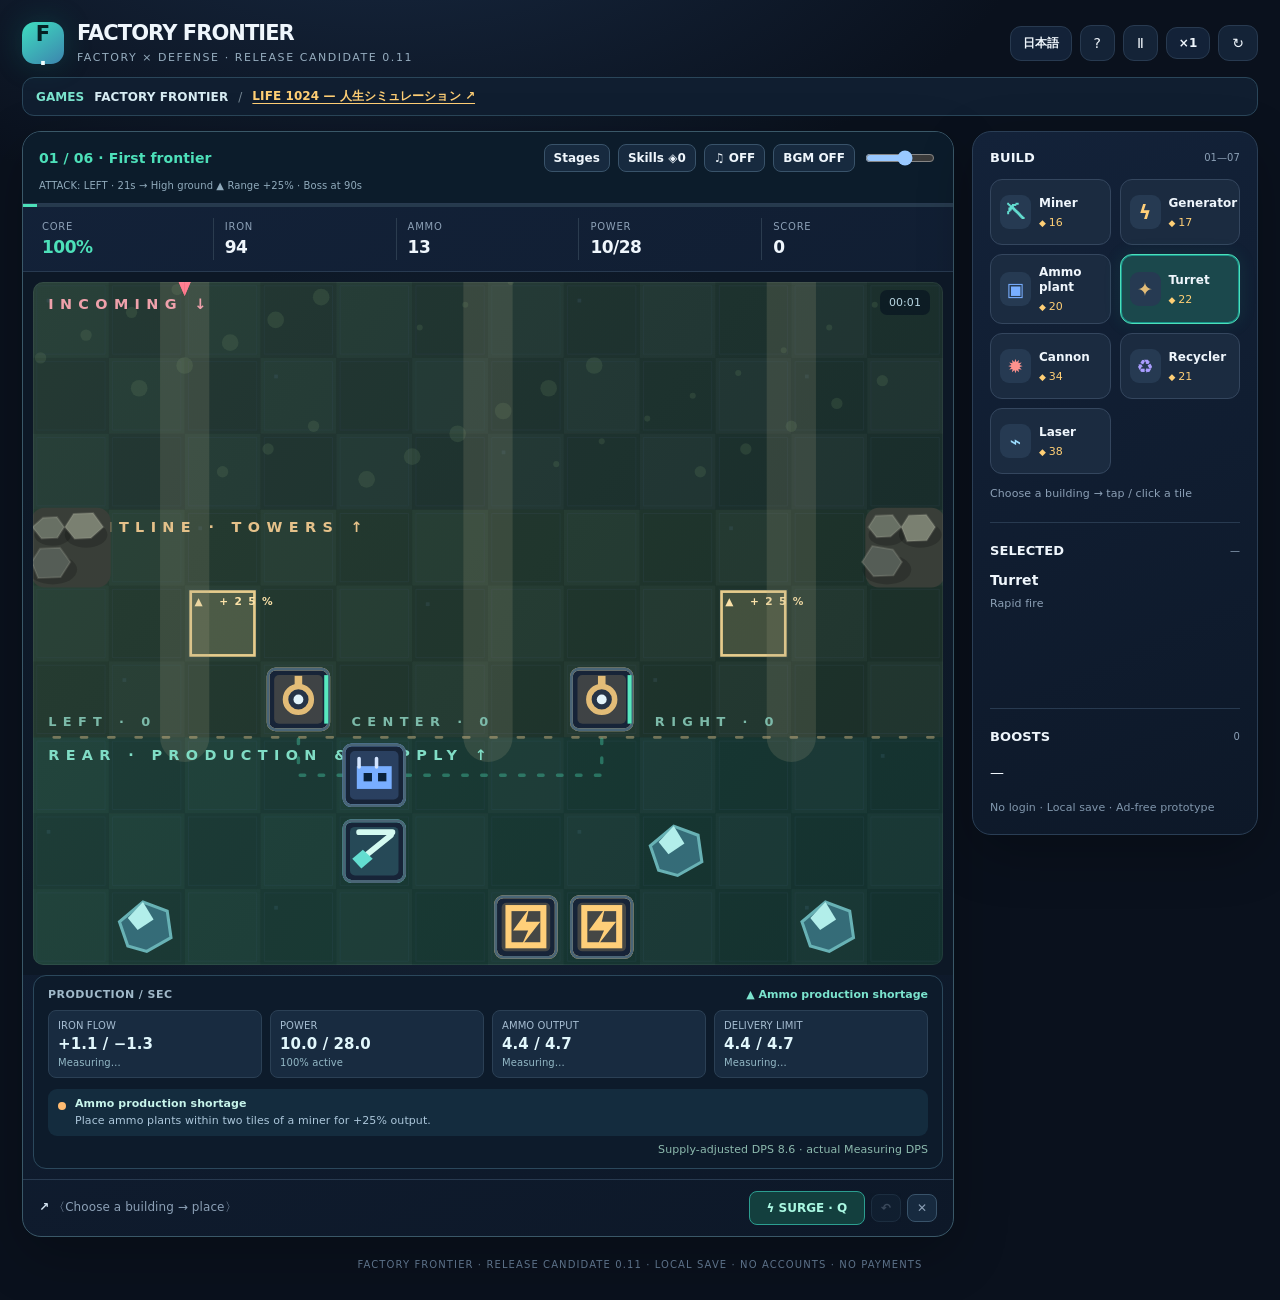
<file: index.html>
<!doctype html>
<html lang="ja">
<head>
<meta charset="utf-8"/><meta name="viewport" content="width=device-width, initial-scale=1, viewport-fit=cover"/>
<meta name="theme-color" content="#0a111d"/>
<meta name="description" content="Factory Frontier - 無料で遊べる工場×タワーディフェンス。登録不要。"/>
<title>Factory Frontier — Factory × Defense</title>
<style>:root{color-scheme:dark;--bg:#0a111d;--panel:#101d2d;--panel2:#15243a;--line:#283a50;--fg:#eff6fc;--muted:#8ca0b6;--green:#4de0b9;--gold:#ffcf75;--blue:#88b9ff;--red:#ff8796;--shadow:0 18px 55px rgba(0,0,0,.24)}
*{box-sizing:border-box}html{min-height:100%;background:var(--bg)}body{margin:0;color:var(--fg);font-family:Inter,-apple-system,BlinkMacSystemFont,"Noto Sans JP","Yu Gothic",Meiryo,system-ui,sans-serif;font-size:14px;letter-spacing:.006em;background:radial-gradient(ellipse 65% 34% at 30% -10%,#182a43 0,transparent 80%),var(--bg)}
button{font:inherit;color:inherit;cursor:pointer;touch-action:manipulation}button:focus-visible{outline:2px solid var(--green);outline-offset:3px}button:disabled{opacity:.36;cursor:not-allowed}button:hover:not(:disabled){filter:brightness(1.12)}
.shell{max-width:1340px;margin:0 auto;padding:22px 22px 30px}.header{display:flex;justify-content:space-between;align-items:center;gap:20px;margin-bottom:20px;flex-wrap:wrap}.brand{display:flex;align-items:center;gap:13px}.brandmark{height:42px;width:42px;display:grid;place-items:center;border-radius:13px;background:linear-gradient(145deg,#3edec0,#3c84ae);box-shadow:0 0 28px #0e8c7d44;color:#052024;font-weight:900;font-size:21px}.brand-name{font-size:21px;letter-spacing:-.045em;font-weight:800;line-height:1}.brand-desc{color:#96adbf;font-size:11px;letter-spacing:.14em;text-transform:uppercase;margin-top:7px}.top-controls{display:flex;align-items:center;gap:8px}.pill{border:1px solid var(--line);border-radius:11px;padding:8px 12px;background:#132238;font-size:12px;font-weight:750}.pill.active{border-color:#4cd4b5;color:#6ef8cd;background:#183b3f}.control{border:1px solid var(--line);border-radius:11px;padding:9px 13px;background:#142337;min-height:36px}.control:active{transform:translateY(1px)}
.dashboard{display:grid;grid-template-columns:minmax(0,1fr) 286px;gap:18px;align-items:start}.stage-card,.side-card{background:linear-gradient(155deg,#132239,#0d1828);border:1px solid #2a3e55;border-radius:19px;box-shadow:var(--shadow);overflow:hidden}.statbar{display:grid;grid-template-columns:repeat(5,minmax(0,1fr));gap:0;border-bottom:1px solid var(--line);padding:11px 8px}.stat{padding:3px 11px;border-right:1px solid #2b3c4f;min-width:0}.stat:last-child{border:0}.stat-label{font-size:10px;letter-spacing:.075em;color:var(--muted);text-transform:uppercase;white-space:nowrap}.stat-num{font-size:17px;font-weight:780;letter-spacing:-.03em;margin-top:5px;white-space:nowrap;font-variant-numeric:tabular-nums}.stat-num small{font-size:11px;color:#90a9bf}.stat.good .stat-num{color:var(--green)}.stat.warn .stat-num{color:var(--gold)}.stat.bad .stat-num{color:var(--red)}
.canvas-wrap{position:relative;padding:10px;max-width:100%;background:radial-gradient(ellipse at 50% 60%,#18273c,#0d1826 78%)}canvas{display:block;width:100%;height:auto;aspect-ratio:12/9;border-radius:10px;touch-action:none;cursor:crosshair}.canvas-wrap:after{content:'';pointer-events:none;position:absolute;inset:10px;border:1px solid #d7eff111;border-radius:10px}.canvas-label{position:absolute;left:22px;top:21px;color:#bed5e5;font-size:10px;letter-spacing:.11em;pointer-events:none;font-weight:700}.canvas-status{position:absolute;right:23px;top:18px;padding:6px 9px;border-radius:7px;background:#06111f9c;font-size:11px;color:#b8d6e2;pointer-events:none;font-variant-numeric:tabular-nums}
.stage-bottom{display:flex;align-items:center;justify-content:space-between;gap:10px;padding:11px 16px;border-top:1px solid var(--line);font-size:12px;color:var(--muted);min-height:48px}.stage-bottom strong{color:#d7e7f5}.stage-actions{display:flex;gap:6px}.mini{border:1px solid #39536a;background:#172a3f;border-radius:8px;padding:6px 9px;font-weight:700;font-size:12px}.mini.active{background:#1b4b4b;border-color:var(--green);color:#b6fcea}.mini.action{border-color:#5c6065}
.side-card{padding:17px}.section-label{font-weight:750;font-size:13px;display:flex;justify-content:space-between;align-items:center;gap:10px;margin:1px 0 14px}.section-label small{font-weight:500;color:var(--muted);font-size:10px}.shop{display:grid;grid-template-columns:repeat(2,minmax(0,1fr));gap:9px}.shop-item{background:#1b2b40;border:1px solid #34465e;border-radius:12px;display:flex;align-items:center;text-align:left;gap:8px;min-height:66px;padding:10px 9px;transition:background .12s,border-color .12s}.shop-item.selected{background:#1b484c;border-color:var(--green);box-shadow:inset 0 0 0 1px #1a968e}.shop-symbol{width:31px;height:34px;flex:none;border-radius:9px;background:#263a52;display:grid;place-items:center;font-weight:900;font-size:19px}.shop-text{min-width:0}.shop-name{font-size:12px;font-weight:750;line-height:1.25;display:block;white-space:normal}.shop-price{font-size:11px;color:var(--gold);margin-top:5px;display:block}.shop-price:before{content:'◆ ';font-size:9px}.legend{margin-top:11px;color:var(--muted);font-size:11px;line-height:1.55}.separator{height:1px;background:var(--line);margin:20px 0}.selection-panel{min-height:116px}.selection-title{font-size:14px;font-weight:750;margin-bottom:7px}.selection-meta{font-size:11px;color:var(--muted);min-height:40px;line-height:1.6}.buttons{display:flex;gap:7px;flex-wrap:wrap;margin-top:11px}.action-btn{padding:9px 11px;border:1px solid #45617c;background:#1d3450;border-radius:9px;font-size:12px;font-weight:750}.action-btn.primary{border-color:#39b7a9;color:#b5fff2;background:#1d4b49}.action-btn.danger{border-color:#694957;color:#ffc3c8;background:#382432}.upgrades{display:flex;align-items:center;gap:6px;flex-wrap:wrap;min-height:28px}.boost{border-radius:7px;border:1px solid #35465e;padding:5px 7px;color:#c4d8e6;font-size:11px}.fine-print{color:#8197ad;font-size:11px;line-height:1.65;margin-top:13px}.footer{text-align:center;color:#5c7188;font-size:10px;letter-spacing:.11em;margin-top:22px}
.toast{position:absolute;bottom:30px;left:50%;transform:translateX(-50%);background:#0c192eea;color:#e1f8f4;border:1px solid #3c7a78;border-radius:10px;padding:10px 14px;font-size:12px;min-width:160px;text-align:center;opacity:0;pointer-events:none;transition:opacity .2s;box-shadow:var(--shadow)}.toast.show{opacity:1}
.overlay{position:absolute;inset:10px;border-radius:10px;display:flex;align-items:center;justify-content:center;background:#061120d9;backdrop-filter:blur(5px);z-index:2;padding:16px}.overlay[hidden]{display:none}.overlay-inner{max-width:440px;width:100%;text-align:center}.overlay-kicker{font-size:11px;letter-spacing:.14em;text-transform:uppercase;color:#77cfc8;font-weight:800}.overlay-title{font-size:25px;font-weight:850;letter-spacing:-.04em;margin:9px 0}.overlay-subtitle{font-size:12px;color:#a7c0d2;margin-bottom:20px}.choice-list{display:grid;gap:8px}.choice{display:flex;align-items:center;gap:13px;padding:13px 14px;background:#1b3246;border:1px solid #466079;border-radius:12px;text-align:left}.choice strong{display:block;font-size:14px}.choice span{color:#abc5d2;font-size:11px}.choice-icon{font-size:22px;color:#83efd3}.result-button{border:1px solid #40bfae;background:#1b5855;color:#d6fff9;border-radius:12px;padding:12px 26px;font-weight:800}
@media(max-width:920px){.dashboard{grid-template-columns:1fr}.side-card{padding:15px}.shop{grid-template-columns:repeat(3,1fr)}.shell{padding:16px}.header{margin-bottom:14px}}@media(max-width:550px){.shell{padding:10px 8px}.header{gap:9px;margin:7px 5px 13px}.brandmark{width:35px;height:35px;font-size:17px;border-radius:10px}.brand-name{font-size:17px}.brand-desc{font-size:8px}.control,.pill{padding:8px 10px;font-size:11px}.statbar{padding:8px 2px}.stat{padding:2px 5px}.stat-label{font-size:8px}.stat-num{font-size:13px}.stat-num small{font-size:9px}.canvas-wrap{padding:5px}.canvas-wrap:after{inset:5px}.canvas-label{top:14px;left:13px;font-size:9px}.canvas-status{right:14px;top:12px;font-size:9px}.side-card{border-radius:14px}.stage-card{border-radius:14px}.shop{grid-template-columns:repeat(2,1fr)}.shop-item{min-height:61px}.stage-bottom{padding:10px;font-size:10px}.overlay{inset:5px}.overlay-title{font-size:21px}.choice{padding:10px}.selection-panel{min-height:90px}}
@media(prefers-reduced-motion:reduce){*,*:before,*:after{transition:none!important}}

.mobile-shop{display:none}
@media(max-width:920px){.mobile-shop{display:flex;gap:6px;overflow-x:auto;padding:9px 8px 2px;scrollbar-width:thin}.mobile-item{display:flex;flex:none;flex-direction:column;align-items:center;justify-content:center;min-width:58px;padding:6px 3px 5px;border:1px solid #37536a;background:#182b42;border-radius:9px;gap:3px}.mobile-item.active{border-color:#56e9c6;background:#1c4a4d}.mobile-item span{font-size:20px;line-height:1.1}.mobile-item small{font-size:9px;font-weight:700;white-space:nowrap}.mobile-item em{font-size:9px;font-style:normal;color:#f7d489}.shop-item{min-height:56px}}

.mobile-context{display:none}
@media(max-width:920px){.mobile-context:not(:empty){display:flex;align-items:center;justify-content:space-between;gap:8px;border-top:1px solid #28405a;padding:8px 11px}.mobile-context strong{font-size:12px}.mobile-context .buttons{margin:0}.mobile-context .action-btn{padding:7px 8px;font-size:11px}}

/* Mobile uses the compact build dock; hide the duplicated desktop sidebar. */
@media(max-width:920px){.side-card{display:none;}.dashboard{gap:0;}.shell{padding-bottom:14px}.footer{margin-top:12px}}

/* v0.2: more responsive command row, clearer interactive status */
.stage-bottom {flex-wrap:wrap; gap:8px;}
.stage-actions {flex-wrap:wrap; margin-left:auto;align-items:center;}
.surge-btn {border-color:#2c9e90;background:#133f3e;color:#aaf8e2;padding:9px 12px;min-width:116px;}
.surge-btn.active {color:#062921;background:#6ee6bb;border-color:#b2ffe3;box-shadow:0 0 0 2px #7de3c325;}
.surge-btn:disabled {opacity:.56;}
.supply-badge{font-weight:800;font-size:10px;background:#573a25;border:1px solid #c98b49;color:#ffe2a2;border-radius:8px;padding:7px 9px;}
.event-banner {position:absolute;z-index:1;top:52px;left:50%;transform:translateX(-50%);padding:7px 14px;border-radius:8px;border:1px solid #ffbf69;color:#ffdaa0;background:#2f2530ec;font-weight:800;letter-spacing:.02em;white-space:nowrap;box-shadow:0 4px 14px #0007;pointer-events:none;}
.event-banner[hidden],.supply-badge[hidden]{display:none;}
.shop-item.unaffordable,.mobile-item.unaffordable{opacity:.57;}
@media(max-width:550px){.stage-bottom {align-items:center;}.stage-actions{width:100%;justify-content:flex-end;}.surge-btn{flex:1;min-height:39px}.event-banner{font-size:10px;top:32px;} .canvas-label{display:none;} .canvas-status{top:9px;right:10px;}}
/* v0.3 – production economics is visible without opening a separate screen */
.analysis-panel{margin:0 10px 10px;padding:12px 14px;background:#0d1b2b;border:1px solid #2b485c;border-radius:13px}
.analysis-head{display:flex;align-items:center;justify-content:space-between;gap:10px;font-size:11px;font-weight:800;letter-spacing:.04em;color:#a0b9c9;margin-bottom:9px}
.analysis-head strong{font-size:11px;letter-spacing:0;color:#7be4ce;max-width:70%;text-align:right}
.flow-grid{display:grid;grid-template-columns:repeat(4,minmax(0,1fr));gap:8px}
.flow-cell{display:flex;flex-direction:column;gap:4px;background:#182b40;border-radius:8px;padding:9px;min-width:0;border:1px solid #2b4055}
.flow-cell>span{font-size:10px;color:#a6bdd1;white-space:nowrap}.flow-cell strong{font-size:16px;color:#e1f7fc;font-variant-numeric:tabular-nums;white-space:nowrap}.flow-cell small{font-size:10px;color:#93b8c5;white-space:nowrap}
.flow-action{display:flex;align-items:flex-start;gap:9px;margin-top:11px;padding:8px 10px;background:#142c3e;border-radius:9px}
.flow-dot{margin-top:5px;width:8px;height:8px;flex:none;background:#6febba;border-radius:50%}.flow-dot.warn{background:#ffbb71}
.flow-action>div{display:flex;flex-direction:column;gap:3px;font-size:11px;min-width:0}.flow-action strong{color:#c7f4eb}.flow-action span{color:#acc7db;line-height:1.4}
.flow-forecast:not([hidden]){display:block;margin-top:9px;color:#a7f5dc;font-size:12px;font-weight:700;padding:7px 9px;border:1px solid #3a716d;border-radius:8px;background:#1b3b42}
.selection-impact{font-size:12px;color:#96eeda;line-height:1.55;min-height:0;margin:4px 0}
.factory-mode{color:#ffd59b;border-color:#916b36;background:#4c3824}
@media(max-width:550px){.analysis-panel{margin:0 5px 5px;padding:9px 8px}.flow-grid{gap:4px}.flow-cell{padding:7px 4px;gap:3px}.flow-cell>span{font-size:8px}.flow-cell strong{font-size:12px}.flow-cell small{font-size:8px}.analysis-head{font-size:9px}.analysis-head strong{font-size:9px}.flow-action{padding:8px}.flow-forecast:not([hidden]){font-size:11px}.selection-impact{font-size:11px}}
@media(min-width:921px){.flow-cell strong{font-size:15px}}

@media(max-width:920px){.mobile-context{flex-wrap:wrap}.mobile-context .inspect-metrics{flex-basis:100%;color:#9ce9d3;font-size:11px;line-height:1.45}.mobile-context .action-btn{min-width:32px}}

.flow-damage{margin-top:7px;font-size:11px;text-align:right;color:#8dbaae;font-variant-numeric:tabular-nums}

.campaign-bar{display:flex;align-items:center;gap:8px;flex-wrap:wrap;padding:12px 16px;border-bottom:1px solid var(--line);background:#0c1c2b}.campaign-bar strong{color:var(--green);margin-right:auto}.campaign-track{height:3px;background:#263a4d}.campaign-track i{display:block;height:100%;background:var(--green);transition:width .3s}.overlay{overflow:auto;align-items:flex-start}.overlay-inner{margin:auto}.choice-list .choice:disabled{opacity:.5}.campaign-grid{display:grid;grid-template-columns:1fr 1fr;gap:7px}.campaign-grid button{min-height:70px}.skill-branch{border-top:1px solid #3b5666;padding-top:9px}.skill-branch strong{display:block;color:#88dcc9;font-size:12px;margin-bottom:6px}.skill-branch button{width:100%;margin-bottom:5px;padding:8px;font-size:11px}.stage-card{border-color:#3a5868}.shop-item.selected{box-shadow:0 0 18px #34cba41a,inset 0 0 0 1px #1a968e}.canvas-status{pointer-events:none}.campaign-hint{font-size:10px;color:#91abbc}
.canvas-label{display:none}</style>
</head>
<body>
<div class="shell">
  <header class="header">
    <div class="brand"><div class="brandmark">F<span style="color:#efffff">.</span></div><div><div class="brand-name">FACTORY FRONTIER</div><div class="brand-desc">FACTORY × DEFENSE · RELEASE CANDIDATE 0.11</div></div></div>
    <div class="top-controls"><button id="langBtn" class="pill" type="button">EN</button><button id="helpBtn" class="control" type="button" title="Help" aria-label="Help">?</button><button id="pauseBtn" class="control" type="button" aria-label="Pause">Ⅱ</button><button id="speedBtn" class="pill" type="button">×1</button><button id="resetBtn" class="control" type="button" title="Restart" aria-label="Restart">↻</button></div>
  </header>
  <nav aria-label="Games" style="display:flex;gap:10px;align-items:center;flex-wrap:wrap;margin:-7px 0 15px;padding:10px 13px;border:1px solid #2a465a;border-radius:12px;background:#101e30;color:#d8edf4;font-size:12px"><span style="color:#7be4ce;font-weight:800">GAMES</span><strong>FACTORY FRONTIER</strong><span style="opacity:.5">/</span><a href="./games/one-of-1024/" style="color:#ffcf75;font-weight:800;text-decoration:underline;text-underline-offset:3px">LIFE 1024 — 人生シミュレーション ↗</a></nav>
  <main class="dashboard">
    <section class="stage-card">
      <div class="campaign-bar"><strong id="stageLabel"></strong><button class="mini" id="stagesBtn">◈</button><button class="mini" id="skillsBtn">⌘</button><button class="mini" id="soundBtn">♫</button><button class="mini" id="musicBtn">BGM OFF</button><input id="volumeSlider" aria-label="Volume" type="range" min="0" max="100" value="60" style="width:70px"><span class="campaign-hint" id="goalLabel"></span></div><div class="campaign-track"><i id="stageProgress"></i></div><div class="statbar">
        <div class="stat good" id="hpStat"><div class="stat-label" data-key="core">CORE</div><div class="stat-num" id="hpValue">100 <small>%</small></div></div>
        <div class="stat"><div class="stat-label" data-key="iron">IRON</div><div class="stat-num" id="ironValue">32</div></div>
        <div class="stat"><div class="stat-label" data-key="ammo">AMMO</div><div class="stat-num" id="ammoValue">12</div></div>
        <div class="stat"><div class="stat-label" data-key="power">POWER</div><div class="stat-num" id="powerValue">8/14</div></div>
        <div class="stat"><div class="stat-label" data-key="score">SCORE</div><div class="stat-num" id="scoreValue">0</div></div>
      </div>
      <div class="canvas-wrap">
        <div class="canvas-label">SECTOR 01 <span style="opacity:.5">/</span> DEFENSE</div>
        <div class="canvas-status" id="clock">00:00</div>
        <canvas id="gameCanvas" width="960" height="640" aria-label="Factory Frontier game board" role="img"></canvas>
        <div class="toast" id="toast" aria-live="polite"></div>
        <div class="event-banner" id="eventBanner" aria-live="polite" hidden></div>
        <div class="overlay" id="overlay" hidden>
          <div class="overlay-inner"><div class="overlay-kicker" id="overlayKicker"></div><div class="overlay-title" id="overlayTitle"></div><div class="overlay-subtitle" id="overlaySubtitle"></div><div id="overlayActions" class="choice-list"></div></div>
        </div>
      </div>
      <section class="analysis-panel" aria-label="Factory performance">
        <div class="analysis-head"><span id="flowTitle">生産診断 / PRODUCTION</span><strong id="flowAlert">● 診断中</strong></div>
        <div class="flow-grid">
          <div class="flow-cell"><span id="flowIronTitle">鉄 / 秒</span><strong id="flowIron">—</strong><small id="flowIronSub">—</small></div>
          <div class="flow-cell"><span id="flowPowerTitle">電力</span><strong id="flowPower">—</strong><small id="flowPowerSub">—</small></div>
          <div class="flow-cell"><span id="flowAmmoTitle">製造 → 消費</span><strong id="flowAmmo">—</strong><small id="flowAmmoSub">—</small></div>
          <div class="flow-cell"><span id="flowTransportTitle">補給 / 秒</span><strong id="flowTransport">—</strong><small id="flowTransportSub">—</small></div>
        </div>
        <div class="flow-action"><span class="flow-dot" id="flowDot"></span><div><strong id="flowAdviceTitle">—</strong><span id="flowAdvice">—</span></div></div>
        <div class="flow-damage" id="flowDamage"></div><div class="flow-forecast" id="flowForecast" hidden></div>
      </section>
      <div class="mobile-shop" id="mobileShop"></div>
      <div class="mobile-context" id="mobileContext"></div>
      <div class="stage-bottom">
        <span id="hint"><strong>↗</strong> 〈<span data-key="hint">Select → place</span>〉</span>
        <div class="stage-actions"><span class="supply-badge" id="supplyBadge" hidden></span><button class="mini surge-btn" id="surgeBtn" type="button" title="Overclock">ϟ 過給 · Q</button><button class="mini" id="undoBtn" type="button" title="Undo">↶</button><button class="mini" id="centerBtn" type="button" title="Deselect">✕</button></div>
      </div>
    </section>
    <aside class="side-card">
      <div class="section-label"><span data-key="build">BUILD</span><small id="buildHint">01—07</small></div>
      <div class="shop" id="shop"></div>
      <div class="legend" id="shopHelp"></div>
      <div class="separator"></div>
      <div class="section-label"><span data-key="selected">SELECTED</span><small id="selectionCount">—</small></div>
      <div class="selection-panel">
        <div class="selection-title" id="selectionTitle">—</div>
        <div class="selection-meta" id="selectionMeta"></div><div class="selection-impact" id="selectionImpact"></div>
        <div class="buttons" id="selectionActions"></div>
      </div>
      <div class="separator"></div>
      <div class="section-label"><span data-key="boosts">BOOSTS</span><small id="boostCount">0</small></div>
      <div class="upgrades" id="upgrades"></div>
      <div class="fine-print" id="footerTip"></div>
    </aside>
  </main>
  <div class="footer">FACTORY FRONTIER · RELEASE CANDIDATE 0.11 · LOCAL SAVE · NO ACCOUNTS · NO PAYMENTS</div>
</div>
<script>/* Factory Frontier - deterministic, dependency-free simulation engine.
 * All rates are per simulation second. No network, login or personal data.
 */
const FactoryCore = (() => {
  'use strict';
  const W = 12, H = 9, PATH_Y = 6;
  let ORE = [{x:4,y:7},{x:1,y:8},{x:10,y:8},{x:8,y:7}];
  const TYPES = {
    mine:     {cost:16, hp:45, power:2, rate:1.1, color:'#63ddd0'},
    generator:{cost:17, hp:55, power:0, rate:14, color:'#ffcf79'},
    factory:  {cost:20, hp:50, power:4, rate:3.5, color:'#78aeff'},
    gun:      {cost:22, hp:55, power:2, rate:2.35, damage:2.35, range:3.45, ammo:1, clip:7, color:'#e2bc77'},
    cannon:   {cost:34, hp:65, power:3, rate:0.86, damage:9.5, range:4.25, ammo:2.6, clip:8, color:'#ff928d'},
    recycler: {cost:21, hp:35, power:1, rate:1.0, color:'#aa9dff'},
    laser:    {cost:38, hp:58, power:7, rate:1.55, damage:3.8, range:3.15, ammo:0, clip:0, color:'#9cddff'}
  };
  const UPGRADES = [
    {key:'mine', factor:1.3}, {key:'ammo', factor:1.3},
    {key:'damage', factor:1.25}, {key:'scrap', factor:1.4},
    {key:'power', factor:1.25}, {key:'transport', factor:1.3}
  ];
  function rng(seed) { let a=seed >>> 0; const next=()=>{a=(a+0x6D2B79F5)>>>0;let t=a;t=Math.imul(t^(t>>>15),t|1);t^=t+Math.imul(t^(t>>>7),t|61);return ((t^(t>>>14))>>>0)/4294967296;};next.state=()=>a>>>0;next.restore=v=>{a=v>>>0;};return next; }
  const dist = (a,b) => Math.abs(a.x-b.x)+Math.abs(a.y-b.y);
  const euclid = (a,b) => Math.hypot(a.x-b.x,a.y-b.y);
  const clamp = (v,a,b) => Math.max(a,Math.min(b,v));

  class FactoryGame {
    constructor(seed=Date.now()) { this.reset(seed); }
    reset(seed=Date.now()) {
      this.stage=0;this.won=false;this.bossKilled=false;this.seed = seed >>> 0; this.rand = rng(this.seed);this.nextId=1;
      this.elapsed=0;this.iron=32;this.ammo=12;this.hp=100;this.kills=0;this.score=0;
      this.paused=false;this.gameOver=false;this.upgradeOffer=null;
      this.upgrades={mine:1,ammo:1,damage:1,scrap:1,power:1,transport:1};
      this.buildings=[];this.enemies=[];this.shots=[];this.particles=[];
      this.enemyTimer=0.85;this.nextBossAt=170;this.nextUpgradeAt=38;this.level=0;this.events=[];this.wasPowerStarved=false;this.wasAmmoStarved=false;
      this.surgeTime=0;this.surgeCooldown=0;this.flankAlerted=false;this.shotsFired=0;this.telemetryAt=0;this.flowAccum=this.emptyFlow();this.flowRates=this.emptyFlow();
      this.addInitial('mine',4,7);this.addInitial('generator',6,8);this.addInitial('generator',7,8);
      this.addInitial('factory',4,6);this.addInitial('gun',3,5);this.addInitial('gun',7,5);this.buildings.find(b=>b.type==='factory').buffer=12;
      this.enemies.push(this.makeEnemy('small',9.1));
      this.powerStat={capacity:14,draw:10,ratio:1};
      return this;
    }
    emit(kind,data={}){this.events.push({kind,time:this.elapsed,...data});if(this.events.length>24)this.events.shift();}
    activateSurge(){if(this.gameOver||this.paused||this.upgradeOffer||this.surgeCooldown>0)return false;this.surgeTime=7;this.surgeCooldown=34;this.emit('surge');return true;}
    addInitial(type,x,y){let b=this.newBuilding(type,x,y);this.buildings.push(b);return b;}
    newBuilding(type,x,y){return {id:this.nextId++,type,x,y,level:1,mode:'steady',buffer:type==='gun'?5:type==='cannon'?3:0,shootTimer:0,phase:this.rand()*6,flash:0,flow:{made:0,sent:0,shots:0,damage:0}};}
    oreAt(x,y){return ORE.some(o=>o.x===x&&o.y===y);}
    at(x,y){return this.buildings.find(b=>b.x===x&&b.y===y);}
    terrain(x,y){const layouts=[[[2,4],[9,4]],[[1,3],[10,3]],[[5,4],[6,4]],[[2,3],[9,3]],[[0,4],[11,4]],[[1,4],[5,3],[10,4]]];return layouts[this.stage||0].some(p=>p[0]===x&&p[1]===y)?'high':'';}
    towerRange(b){return TYPES[b.type].range*(1+.06*(b.level-1))*(this.terrain(b.x,b.y)==='high'?1.25:1);}
    laneX(lane,y){const routes=[[[2,2,2,2],[6,6,6,6],[10,10,10,10]],[[1,2,4,2],[6,5,6,6],[11,10,8,10]],[[2,4,5.5,6],[6,6,6,6],[10,8,6.5,6]],[[1,2,2,2],[6,6,6,6],[11,10,10,10]],[[2,1,2,4],[6,7,6,6],[10,11,10,8]],[[1,3,2,2],[6,4,6,6],[11,9,10,10]]];const p=routes[this.stage||0][lane];const t=clamp(y/2,0,3),i=Math.min(2,Math.floor(t));const u=t-i,v=u*u*(3-2*u);return p[i]+(p[i+1]-p[i])*v;}
    blocked(x,y){const protectedTile=this.oreAt(x,y)||[[4,7],[6,8],[7,8],[4,6],[3,5],[7,5]].some(p=>p[0]===x&&p[1]===y);if(protectedTile)return false;
      if(y<6){for(let lane=0;lane<3;lane++)for(let t=0;t<=10;t++)if(Math.abs(this.laneX(lane,y+t/10)-(x+.5))<.65)return false;}
      const maps=[[[0,3],[11,3]],[[5,3],[6,3],[5,4],[0,6],[0,7],[11,6]],[[0,3],[1,3],[10,3],[11,3],[0,4],[11,4],[9,7]],[[4,3],[7,3],[4,4],[7,4],[4,5],[5,7],[5,8]],[[4,3],[5,3],[7,3],[8,3],[5,6],[6,6],[5,7],[6,7]],[[4,3],[8,3],[4,4],[8,4],[0,6],[1,6],[10,6],[11,6],[9,7]]];return maps[this.stage||0].some(p=>p[0]===x&&p[1]===y);}
    canBuild(type,x,y,ignoreId=null){
      if(!TYPES[type]||!Number.isInteger(x)||!Number.isInteger(y)||x<0||y<0||x>=W||y>=H||y<3) return false;
      if(this.blocked(x,y))return false;
      if(this.buildings.some(b=>b.id!==ignoreId&&b.x===x&&b.y===y)) return false;
      if(['gun','cannon','laser','recycler'].includes(type)&&y>5)return false;
      if(['mine','generator','factory'].includes(type)&&y<6)return false;
      if(type==='mine') return this.oreAt(x,y);
      return !this.oreAt(x,y);
    }
    build(type,x,y){const spec=TYPES[type];if(!spec)return {ok:false,reason:'invalid'};
      if(!this.canBuild(type,x,y))return {ok:false,reason:'location'};
      if(this.iron+1e-6<spec.cost)return {ok:false,reason:'iron'};
      this.iron-=spec.cost;let b=this.newBuilding(type,x,y);this.buildings.push(b);
      return {ok:true,building:b};
    }
    move(id,x,y){const b=this.buildings.find(b=>b.id===id);if(!b)return false;
      if(!this.canBuild(b.type,x,y,id))return false;
      b.x=x;b.y=y;return true;
    }
    sell(id){let i=this.buildings.findIndex(b=>b.id===id);if(i<0)return false;
      let [b]=this.buildings.splice(i,1);this.iron+=Math.floor(TYPES[b.type].cost*(0.75+0.07*(b.level-1)));
      return true;
    }
    upgradeBuilding(id){let b=this.buildings.find(b=>b.id===id);if(!b||b.level>=4)return {ok:false,reason:'max'};
      let cost=this.upgradeCost(b);if(this.iron+1e-6<cost)return {ok:false,reason:'iron'};
      this.iron-=cost;b.level++;return {ok:true};
    }
    upgradeCost(b){return Math.ceil(TYPES[b.type].cost*(.65+.35*(b.level-1)));}
    emptyFlow(){return {mined:0,salvaged:0,ironSpent:0,made:0,delivered:0,ammoFired:0,shots:0,damage:0};}
    toggleMode(id){let b=this.buildings.find(v=>v.id===id);if(!b||b.type!=='factory')return false;b.mode=b.mode==='steady'?'rush':'steady';return true;}
    nearestMineDistance(b,buildings=this.buildings){const mines=buildings.filter(m=>m.type==='mine');return mines.length?Math.min(...mines.map(m=>dist(m,b))):99;}
    factoryMultiplier(b,buildings=this.buildings){return this.nearestMineDistance(b,buildings)<=2?1.25:1;}
    factoryRate(b,powerRatio=1,buildings=this.buildings){return TYPES.factory.rate*(1+.35*(b.level-1))*powerRatio*this.upgrades.ammo*this.factoryMultiplier(b,buildings)*(b.mode==='rush'?1.6:1)*(this.surgeTime>0?1.75:1);}
    factoryIronCost(b){return b.mode==='rush'?.53:.30;}
    threat(){let n=Math.max(0,this.buildings.length-4);return Math.round(n*1.75+this.buildings.filter(b=>b.level>1).length*1.2+(this.surgeTime>0?6:0));}
    getPower(){let capacity=0,draw=0;
      for(const b of this.buildings){let s=TYPES[b.type];if(b.type==='generator')capacity+=s.rate*(1+.4*(b.level-1))*this.upgrades.power;
        else draw+=s.power*(1+.17*(b.level-1));}
      return {capacity,draw,ratio:draw<=0?1:clamp(capacity/draw,0,1)};
    }
    getConnections(buildings=this.buildings){let factories=buildings.filter(b=>b.type==='factory');return buildings.filter(b=>b.type==='gun'||b.type==='cannon').map(b=>{
      let nearest=factories.slice().sort((a,c)=>dist(a,b)-dist(c,b))[0];
      const d=nearest?dist(nearest,b):99;
      const flow=nearest?clamp((4.4-d*.48)*this.upgrades.transport,.25,5.0):0;
      return {tower:b,from:nearest,d,flow};
    });}
    // Approximate full-load, steady-state output. Used only to compare decisions, not to promise actual damage.
    getEconomy(buildings=this.buildings){
      let capacity=0,draw=0;for(const b of buildings){const s=TYPES[b.type];if(b.type==='generator')capacity+=s.rate*(1+.4*(b.level-1))*this.upgrades.power;else draw+=s.power*(1+.17*(b.level-1));}
      const ratio=draw>0?clamp(capacity/draw,0,1):1;
      const mines=buildings.filter(b=>b.type==='mine');
      const ironRate=mines.reduce((v,b)=>v+TYPES.mine.rate*(1+.43*(b.level-1))*this.upgrades.mine*ratio,0);
      const factories=buildings.filter(b=>b.type==='factory');
      const production=factories.reduce((v,b)=>v+this.factoryRate(b,ratio,buildings),0);
      let ironNeed=0;
      const links=this.getConnections(buildings);
      const demand=links.reduce((v,l)=>v+TYPES[l.tower.type].rate*(1+.18*(l.tower.level-1))*TYPES[l.tower.type].ammo*ratio*(this.surgeTime>0?1.3:1),0);
      const delivery=links.reduce((v,l)=>v+Math.min(l.flow,TYPES[l.tower.type].rate*(1+.18*(l.tower.level-1))*TYPES[l.tower.type].ammo*ratio),0);
      const groups=new Map();for(const link of links)if(link.from)groups.set(link.from.id,[...(groups.get(link.from.id)||[]),link]);
      let throughput=0;for(const f of factories){const connected=groups.get(f.id)||[];const cap=connected.reduce((v,l)=>v+Math.min(l.flow,TYPES[l.tower.type].rate*(1+.18*(l.tower.level-1))*TYPES[l.tower.type].ammo*ratio),0);const sustainable=Math.min(cap,this.factoryRate(f,ratio,buildings));throughput+=sustainable;ironNeed+=sustainable*this.factoryIronCost(f);}
      const longTermIronFactor=ironNeed>0?Math.min(1,ironRate/ironNeed):1;
      const dps=buildings.filter(b=>['gun','cannon','laser'].includes(b.type)).reduce((v,b)=>v+TYPES[b.type].damage*TYPES[b.type].rate*(1+.38*(b.level-1))*(1+.18*(b.level-1))*this.upgrades.damage*ratio,0);
      const laserDps=buildings.filter(b=>b.type==='laser').reduce((v,b)=>v+TYPES.laser.damage*TYPES.laser.rate*(1+.38*(b.level-1))*(1+.18*(b.level-1))*this.upgrades.damage*ratio,0);
      const effectiveDps=laserDps+(dps-laserDps)*(demand>0?Math.min(1,throughput/demand):1)*longTermIronFactor;
      return {effectiveDps,power:capacity,powerNeed:draw,powerRatio:ratio,ironRate,ironNeed,production,delivery,demand,throughput,steadyAmmo:throughput*longTermIronFactor,ironFactor:longTermIronFactor,dps,links};
    }
    moveImpact(id,x,y){const b=this.buildings.find(b=>b.id===id);if(!b||!this.canBuild(b.type,x,y,id))return null;const old=this.getEconomy();const buildings=this.buildings.map(v=>({...v,...(v.id===id?{x,y}:{})}));const next=this.getEconomy(buildings);const fields=['power','powerNeed','ironRate','ironNeed','production','demand','throughput','steadyAmmo','dps','effectiveDps'];return {before:old,after:next,delta:Object.fromEntries(fields.map(k=>[k,next[k]-old[k]]))};}
    impact(type,x,y,upgradeId=null){const old=this.getEconomy();let buildings=this.buildings.map(v=>({...v}));
      if(upgradeId){let b=buildings.find(b=>b.id===upgradeId);if(!b)return null;b.level++;}
      else if(TYPES[type]){if(!this.canBuild(type,x,y))return null;buildings.push({id:-1,type,x,y,level:1,mode:'steady',buffer:0});}
      else return null;
      const next=this.getEconomy(buildings);const fields=['power','powerNeed','ironRate','ironNeed','production','demand','throughput','steadyAmmo','dps','effectiveDps'];
      return {before:old,after:next,delta:Object.fromEntries(fields.map(k=>[k,next[k]-old[k]]))};
    }
    makeEnemy(kind='small',x=W+.3){let type={
      small:{hp:5.3,speed:.72,damage:8,reward:1.3,radius:.2},
      fast:{hp:4.2,speed:1.2,damage:6,reward:.9,radius:.16},
      armor:{hp:18.5,speed:.42,damage:15,reward:2.8,radius:.29},
      boss:{hp:140,speed:.36,damage:32,reward:16,radius:.42},
      shield:{hp:12.5,speed:.66,damage:11,reward:2.3,radius:.24}
    }[kind];const overtime=Math.max(0,this.elapsed-180)/160;
    const scaling=1+Math.max(0,this.elapsed-25)*.009+this.threat()*.05+overtime*overtime*2.0;
      const focus=Math.floor(this.elapsed/22)%3;const lane=this.rand()<.7?focus:Math.floor(this.rand()*3);const ex=this.laneX(lane,0)+(this.rand()-.5)*.8;
      return {id:this.nextId++,type:kind,x:ex,y:-.3,lane,hp:type.hp*scaling*(this.stage===2?.85:this.stage===4?.85:1),maxHp:type.hp*scaling*(this.stage===2?.85:this.stage===4?.85:1),speed:type.speed*.6*(kind==='boss'?.8:1)*(this.stage===1?1.3:1),damage:type.damage,reward:type.reward,radius:type.radius,phase:this.rand()*6,stun:0};
    }
    spawn(){const t=this.elapsed;let r=this.rand(),kind='small';
      if(t>90&&r<.13)kind='shield';
      else if(t>52&&r<Math.min(.46,.24+t*.00032))kind='armor';
      else if(t>18&&r<.61)kind='fast';
      if(this.stage===1&&r<.7)kind='fast';if(this.stage===2&&r<.65)kind='armor';if(this.stage===3&&r<.55)kind='shield';this.enemies.push(this.makeEnemy(kind));
    }
    offerUpgrade(){
      const offered=[];let pool=[...UPGRADES];
      while(offered.length<3&&pool.length){const i=Math.floor(this.rand()*pool.length);offered.push(pool.splice(i,1)[0].key);}
      this.upgradeOffer=offered;this.paused=true;this.level++;
    }
    upgradeImpact(key){const u=UPGRADES.find(v=>v.key===key);if(!u)return null;const before=this.getEconomy();const previous=this.upgrades[key];this.upgrades[key]=previous*u.factor;let after;try{after=this.getEconomy();}finally{this.upgrades[key]=previous;}const fields=['ironRate','ironNeed','production','demand','power','dps','throughput','effectiveDps'];return {before,after,delta:Object.fromEntries(fields.map(k=>[k,after[k]-before[k]]))};}
    chooseUpgrade(key){if(!this.upgradeOffer||!this.upgradeOffer.includes(key))return false;
      let found=UPGRADES.find(u=>u.key===key);this.upgrades[key]*=found.factor;
      this.upgradeOffer=null;this.paused=false;return true;
    }
    step(dt){if(this.paused||this.gameOver||this.won)return;
      dt=clamp(dt,0,.065);this.elapsed+=dt;
      this.surgeTime=Math.max(0,this.surgeTime-dt);this.surgeCooldown=Math.max(0,this.surgeCooldown-dt);
      if(this.elapsed>=65&&!this.flankAlerted){this.flankAlerted=true;this.emit('flank');}
      const power=this.getPower();this.powerStat=power;
      let ironGain=0;
      for(let b of this.buildings)if(b.type==='mine'){const gain=TYPES.mine.rate*(1+.43*(b.level-1))*this.upgrades.mine*power.ratio*dt;ironGain+=gain;b.flow.made+=gain;}
      this.iron+=ironGain;this.flowAccum.mined+=ironGain;
      let production=0;
      for(let b of this.buildings)if(b.type==='factory'){
        const rate=this.factoryRate(b,power.ratio);
        const actual=Math.min(rate*dt,Math.max(0,32-b.buffer));
        const ironNeed=actual*this.factoryIronCost(b);const share=ironNeed<=0?0:Math.min(1,this.iron/ironNeed);
        const produced=actual*share;this.iron-=ironNeed*share;b.buffer+=produced;production+=produced;
        this.flowAccum.made+=produced;this.flowAccum.ironSpent+=ironNeed*share;b.flow.made+=produced;
      }
      if(this.elapsed>=this.nextBossAt){this.enemies.push(this.makeEnemy('boss'));this.emit('boss');this.nextBossAt+=195;}
      this.enemyTimer-=dt;
      if(this.enemyTimer<=0){this.spawn();let intensity=clamp(2.9-this.elapsed*.007-this.threat()*.042,.66,2.9);
        this.enemyTimer+=intensity*(.85+this.rand()*.3)*(this.elapsed%22<8?.65:1.3);
      }
      if(this.elapsed>=this.nextUpgradeAt){this.nextUpgradeAt+=77;this.offerUpgrade();return;}
      // Each factory holds real inventory. Distance and source availability both limit turret supply.
      const connections=this.getConnections();
      const batches=new Map();for(const link of connections)if(link.from){const id=link.from.id;if(!batches.has(id))batches.set(id,[]);batches.get(id).push(link);}
      for(const source of this.buildings.filter(b=>b.type==='factory')){
        const linked=batches.get(source.id)||[];
        const requests=linked.map(({tower:b,flow})=>Math.max(0,Math.min(TYPES[b.type].clip*(1+.32*(b.level-1))-b.buffer,flow*dt)));
        const wanted=requests.reduce((v,q)=>v+q,0);const share=wanted>0?Math.min(1,source.buffer/wanted):0;
        for(let i=0;i<linked.length;i++){const amount=requests[i]*share;linked[i].tower.buffer+=amount;source.buffer-=amount;source.flow.sent+=amount;this.flowAccum.delivered+=amount;}
        source.buffer=Math.max(0,source.buffer);
      }
      this.ammo=this.buildings.filter(b=>b.type==='factory').reduce((v,b)=>v+b.buffer,0);
      for(let e of this.enemies){e.y+=e.speed*dt*(this.stage===3&&e.y>2&&e.y<3?.6:1);e.x=this.laneX(e.lane,e.y);
        if(e.y>6){if(e.type==='boss'){this.hp=0;}this.hp-=e.damage;e.hp=-1;this.emit('corehit',{damage:e.damage});this.particles.push({x:e.x,y:6,life:.45,maxLife:.45,color:'#ff647d'});}
      }
      for(let b of this.buildings){b.flash=Math.max(0,b.flash-dt);
        if(b.type!=='gun'&&b.type!=='cannon'&&b.type!=='laser')continue;
        const s=TYPES[b.type];b.shootTimer-=dt;
        if(b.shootTimer>0)continue;
        let viable=this.enemies.filter(e=>e.hp>0&&e.y<b.y+.5&&Math.hypot(e.x-(b.x+.5),e.y-(b.y+.5))<=this.towerRange(b));
        if(viable.length===0)continue;
        let enemy=viable.sort((a,c)=>c.y-a.y)[0];
        if(b.buffer+1e-5<s.ammo||power.ratio<=.08)continue;
        b.buffer-=s.ammo;this.flowAccum.ammoFired+=s.ammo;b.flow.shots++;
        b.shootTimer+=1/(s.rate*power.ratio*(1+.18*(b.level-1))*(this.surgeTime>0?1.3:1));
        b.flash=.1;
        const damage=s.damage*(1+.38*(b.level-1))*this.upgrades.damage;this.shotsFired++;
        const dx=enemy.x-(b.x+.5),dy=enemy.y-(b.y+.5),d=Math.hypot(dx,dy);
        this.shots.push({x:b.x+.5,y:b.y+.5,tx:enemy.x,ty:enemy.y,life:.13,maxLife:.13,type:b.type});
        const effectiveDamage=damage*(enemy.type==='armor'&&b.type==='gun'?.60:enemy.type==='shield'&&b.type==='cannon'?.55:enemy.type==='shield'&&b.type==='laser'?1.5:enemy.type==='fast'&&b.type==='laser'?1.5:1);this.flowAccum.damage+=Math.min(effectiveDamage,enemy.hp);b.flow.damage+=Math.min(effectiveDamage,enemy.hp);this.flowAccum.shots++;enemy.hp-=effectiveDamage;this.particles.push({x:enemy.x,y:enemy.y,life:.18,maxLife:.18,color:b.type==='laser'?'#8eefff':'#ffd58a'});
        if(b.type==='cannon')for(let e of this.enemies){if(e!==enemy&&e.hp>0&&euclid({x:e.x,y:e.y},{x:enemy.x,y:enemy.y})<.66)e.hp-=damage*.28;}
      }
      for(let e of this.enemies)if(e.hp<=0&&e.y<=6){
        let bonus=this.buildings.filter(b=>b.type==='recycler'&&Math.hypot(b.x+.5-e.x,b.y+.5-e.y)<3.2).length;
        let resource=e.reward*this.upgrades.scrap*(1+Math.min(.8,bonus*.42));
        if(e.type==='boss')this.bossKilled=true;this.iron+=resource;this.flowAccum.salvaged+=resource;this.kills++;this.score+=Math.round(e.maxHp*2+resource*3);
        this.particles.push({x:e.x,y:e.y,life:.45,maxLife:.45,color:e.type==='armor'?'#fbad8b':'#a1d4ff'});
      }
      this.enemies=this.enemies.filter(e=>e.hp>0&&e.y<=6);
      for(let s of this.shots)s.life-=dt;
      this.shots=this.shots.filter(s=>s.life>0);
      for(let p of this.particles)p.life-=dt;
      this.particles=this.particles.filter(p=>p.life>0);
      this.wasPowerStarved=power.ratio<.9;
      this.wasAmmoStarved=connections.some(({tower})=>(tower.type==='gun'||tower.type==='cannon')&&tower.buffer<TYPES[tower.type].ammo);
      if(this.elapsed-this.telemetryAt>=4){let dtRate=this.elapsed-this.telemetryAt;this.flowRates=Object.fromEntries(Object.entries(this.flowAccum).map(([k,v])=>[k,v/dtRate]));this.flowAccum=this.emptyFlow();this.telemetryAt=this.elapsed;for(let b of this.buildings){b.lastFlow=Object.fromEntries(Object.entries(b.flow).map(([k,v])=>[k,v/dtRate]));b.flow={made:0,sent:0,shots:0,damage:0};}}
      if(this.hp<=0){this.hp=0;this.gameOver=true;this.paused=true;this.emit('gameover');}
    }
    serialize(){
      return {version:4,stage:this.stage,won:this.won,bossKilled:this.bossKilled,seed:this.seed,rngState:this.rand.state(),nextId:this.nextId,elapsed:this.elapsed,iron:this.iron,ammo:this.ammo,hp:this.hp,
        kills:this.kills,score:this.score,paused:this.paused,gameOver:this.gameOver,level:this.level,nextUpgradeAt:this.nextUpgradeAt,
        upgradeOffer:this.upgradeOffer,upgrades:this.upgrades,buildings:this.buildings,enemies:this.enemies,enemyTimer:this.enemyTimer,nextBossAt:this.nextBossAt,
        surgeTime:this.surgeTime,surgeCooldown:this.surgeCooldown,flankAlerted:this.flankAlerted,shotsFired:this.shotsFired,flowRates:this.flowRates};
    }
    restore(data){
      if(!data||(data.stage!==undefined&&(!Number.isInteger(data.stage)||data.stage<0||data.stage>5))||(data.version!==1&&data.version!==2&&data.version!==3&&data.version!==4)||!Array.isArray(data.buildings)||!Array.isArray(data.enemies)||data.buildings.length>300||data.enemies.length>500)return false;
      this.reset(data.seed);
      for(const key of ['stage','won','bossKilled','nextId','elapsed','iron','ammo','hp','kills','score','paused','gameOver','level','nextUpgradeAt','upgradeOffer','upgrades','buildings','enemies','enemyTimer','nextBossAt','surgeTime','surgeCooldown','flankAlerted','shotsFired']){
        if(Object.hasOwn(data,key))this[key]=data[key];
      }
      if(data.version<3){let factories=this.buildings.filter(b=>b.type==='factory');if(factories.length)factories[0].buffer=Math.min(32,this.ammo);}
      for(const b of this.buildings){if(!b.mode)b.mode='steady';if(!b.flow)b.flow={made:0,sent:0,shots:0,damage:0};}
      if(data.flowRates)this.flowRates=data.flowRates;this.flowAccum=this.emptyFlow();this.telemetryAt=this.elapsed;this.ammo=this.buildings.filter(b=>b.type==='factory').reduce((v,b)=>v+b.buffer,0);
      if(data.rngState!==undefined)this.rand.restore(data.rngState);
      if(!Number.isFinite(this.elapsed)||this.elapsed<0||!Number.isFinite(this.iron)||!Number.isFinite(this.hp)||this.hp<0||this.hp>100)return false;
      this.powerStat=this.getPower();return true;
    }
    snapshot(){return {seed:this.seed,elapsed:this.elapsed,iron:this.iron,ammo:this.ammo,hp:this.hp,kills:this.kills,score:this.score,gameOver:this.gameOver,paused:this.paused,buildings:this.buildings.length,threat:this.threat(),power:this.powerStat,upgradeOffer:this.upgradeOffer,surgeTime:this.surgeTime,surgeCooldown:this.surgeCooldown};}
  }
  return {FactoryGame,TYPES,ORE,W,H,PATH_Y,UPGRADES};
})();
if(typeof module==='object'&&module.exports)module.exports=FactoryCore;
</script>
<script>(() => {
  'use strict';
  const {FactoryGame,TYPES,ORE,W,H,PATH_Y} = FactoryCore;
  const $ = id => document.getElementById(id);
  const clamp = (v,a,b) => Math.max(a,Math.min(b,v));
  const L = {
    ja: {
      core:'拠点',iron:'鉄',ammo:'弾薬',power:'電力',score:'スコア',build:'建設',selected:'選択中',boosts:'強化',hint:'設備を選んで配置',
      shopHelp:'設備を選択 → マスをタップ / クリック',footerTip:'ログインなし · 自動保存 · 広告なしの試作品',
      mine:'採掘機',generator:'発電機',factory:'弾薬工場',gun:'機関砲',cannon:'重砲',recycler:'回収機',laser:'レーザー',
      mineD:'鉱床にのみ配置',generatorD:'電力 +14',factoryD:'弾薬を製造',gunD:'高速射撃',cannonD:'装甲に強い',recyclerD:'残骸の回収量UP',laserD:'弾薬不要・電力消費大',
      blank:'設備をタップして選択',new:'建設',move:'移動',upgrade:'強化',sell:'売却',cancel:'取消',place:'空きマスを選択',
      badLocation:'砲台は前線／生産設備は後衛／採掘機は鉱床',noIron:'鉄が不足',max:'強化上限',moved:'移動しました',sold:'売却しました',built:'建設しました',upgraded:'強化しました',
      paused:'一時停止',resume:'再開',restart:'新しく開始',restartConfirm:'ゲームを最初から始めますか？',yes:'開始',no:'戻る',
      choose:'アップグレード',chooseSub:'強化を1つ選択 · ゲームは停止中',gameover:'防衛失敗',gameoverSub:'もう一度、違う工場を作ろう',retry:'もう一度',
      helpTitle:'3つの操作だけ',helpSub:'戦闘は自動 · 施設を配置して工場を強くする',helpItems:['① 設備を選ぶ → マスに配置','② 建物をタップ → 移動 / 強化','③ 鉄で工場を拡張 · 敵を倒して回収'],gotIt:'プレイへ',
      none:'—',locate:'鉱床',ammoWarn:'弾薬不足',powerWarn:'電力不足',damage:'攻撃',buffer:'装填',rate:'生産',powered:'電力',record:'最高', time:'時間', moveHint:'移動先をタップ',
      ore:'鉱床', road:'侵攻路',occupied:'設備あり',undo:'取り消しました',undoNone:'取り消し不可',
      bonusMine:'採掘速度 +30%',bonusAmmo:'弾薬生産 +30%',bonusDamage:'砲台攻撃 +25%',bonusScrap:'残骸回収 +40%',bonusPower:'発電能力 +25%',bonusTransport:'弾薬輸送 +30%',
      surge:'過給',surgeOn:'増産中',cooldown:'充電',flankAlert:'敵が上下に分散！',bossAlert:'大型敵 接近',coreAlert:'拠点が損傷',surgeAlert:'生産と射撃を強化',toolTip:'射程を確認 → 配置',
      gameoverStats:'撃破',tips:'設備を選択・配置して生産を強化',statusSupply:'補給',share:'記録を共有',copied:'記録をコピーしました',
      flowTitle:'生産診断 / 秒',flowIron:'鉄の収支',flowPower:'電力',flowAmmo:'弾薬の生産',flowTransport:'補給の上限',
      inflow:'入',outflow:'出',actual:'実績',capacity:'上限',needed:'必要',bottleneckPower:'電力が不足',bottleneckIron:'鉄が不足',bottleneckAmmo:'弾薬の生産が不足',bottleneckTransport:'輸送が不足',bottleneckExtra:'生産に余裕あり',bottleneckOK:'供給は正常',
      advicePower:'発電機を増設・強化すると全設備の稼働率が上がる。',adviceIron:'採掘機を強化。急速製造は鉄を多く使う。',adviceAmmo:'弾薬工場を採掘機の近くに置くと生産が25%増える。',adviceTransport:'弾薬工場を砲台の近くに移動。工場ごとに弾薬を管理している。',adviceExtra:'砲台を追加する前に射程と敵の種類を確認。',adviceOK:'工場の配置と砲台の種類を工夫して次の敵に備えよう。',
      preview:'配置効果',estimated:'能力の変化（最大稼働時）',nearMine:'採掘機が2マス以内で生産＋25%',steady:'標準',rush:'急速',mode:'製造モード',ratePerSec:'/秒',ammoUse:'弾薬需要',potentialDamage:'理論火力',effectiveDamage:'供給を考慮した火力',delivered:'補給',produced:'製造',contribution:'直近の実績',noData:'計測中',delta:'変化',
    },
    en: {
      core:'CORE',iron:'IRON',ammo:'AMMO',power:'POWER',score:'SCORE',build:'BUILD',selected:'SELECTED',boosts:'BOOSTS',hint:'Choose a building → place',
      shopHelp:'Choose a building → tap / click a tile',footerTip:'No login · Local save · Ad-free prototype',
      mine:'Miner',generator:'Generator',factory:'Ammo plant',gun:'Turret',cannon:'Cannon',recycler:'Recycler',laser:'Laser',
      mineD:'Ore tile only',generatorD:'Power +14',factoryD:'Makes ammo',gunD:'Rapid fire',cannonD:'Anti-armor',recyclerD:'Bonus salvage',laserD:'No ammo · Heavy power',
      blank:'Tap a building to inspect',new:'Build',move:'Move',upgrade:'Upgrade',sell:'Sell',cancel:'Cancel',place:'Choose an empty tile',
      badLocation:'Towers: front · Production: rear · Miners: ore',noIron:'Not enough iron',max:'Max level',moved:'Moved',sold:'Sold',built:'Built',upgraded:'Upgraded',
      paused:'Paused',resume:'Resume',restart:'New game',restartConfirm:'Start a new run?',yes:'Start',no:'Back',
      choose:'UPGRADE',chooseSub:'Choose one boost · Game paused',gameover:'CORE LOST',gameoverSub:'Try a different factory layout',retry:'TRY AGAIN',
      helpTitle:'THREE SIMPLE STEPS',helpSub:'Combat is automatic · Build to grow stronger',helpItems:['① Pick a building → place it','② Tap a machine → move / upgrade','③ Build with iron · Salvage defeated enemies'],gotIt:'PLAY',
      none:'—',locate:'Ore only',ammoWarn:'LOW AMMO',powerWarn:'LOW POWER',damage:'Damage',buffer:'Loaded',rate:'Rate',powered:'Power',record:'Best',time:'Time',moveHint:'Tap a free tile',
      ore:'Ore',road:'Enemy route',occupied:'Occupied',undo:'Undone',undoNone:'Nothing to undo',
      bonusMine:'Mining speed +30%',bonusAmmo:'Ammo output +30%',bonusDamage:'Turret damage +25%',bonusScrap:'Salvage +40%',bonusPower:'Power output +25%',bonusTransport:'Ammo transport +30%',
      surge:'SURGE',surgeOn:'BOOSTED',cooldown:'RECHARGE',flankAlert:'FLANK ATTACK!',bossAlert:'BOSS INCOMING',coreAlert:'CORE DAMAGED',surgeAlert:'Production + fire boosted',toolTip:'Preview range → place',
      gameoverStats:'Defeated',tips:'Build to strengthen supply',statusSupply:'Supply',share:'SHARE SCORE',copied:'Score copied',
      flowTitle:'PRODUCTION / SEC',flowIron:'IRON FLOW',flowPower:'POWER',flowAmmo:'AMMO OUTPUT',flowTransport:'DELIVERY LIMIT',
      inflow:'in',outflow:'out',actual:'actual',capacity:'cap',needed:'need',bottleneckPower:'Power shortage',bottleneckIron:'Iron shortage',bottleneckAmmo:'Ammo production shortage',bottleneckTransport:'Delivery bottleneck',bottleneckExtra:'Spare production',bottleneckOK:'Supply is healthy',
      advicePower:'Add or upgrade generators to boost every machine.',adviceIron:'Upgrade miners. Rush mode consumes more iron.',adviceAmmo:'Place ammo plants within two tiles of a miner for +25% output.',adviceTransport:'Move an ammo plant closer to its turrets. Each plant owns its ammo.',adviceExtra:'Check tower range and enemy armor before adding more towers.',adviceOK:'Tune factory placement and tower mix for the next attack.',
      preview:'Placement effect',estimated:'Full-load estimate',nearMine:'Within 2 tiles of a miner: +25% production',steady:'Standard',rush:'Rush',mode:'Production mode',ratePerSec:'/s',ammoUse:'Ammo demand',potentialDamage:'Potential DPS',effectiveDamage:'Supply-adjusted DPS',delivered:'Delivery',produced:'Output',contribution:'Recent actual',noData:'Measuring',delta:'Change',
    }
  };
  const symbols={mine:'⛏',generator:'ϟ',factory:'▣',gun:'✦',cannon:'✹',recycler:'♻',laser:'⌁'};
  const boostIcons={mine:'⛏',ammo:'▣',damage:'✦',scrap:'♻',power:'ϟ',transport:'↗'};
  const buildOrder=['mine','generator','factory','gun','cannon','recycler','laser'];
  let savedLang=null;try{savedLang=localStorage.getItem('ff_lang');}catch(e){}
  let lang = savedLang==='en'||savedLang==='ja'?savedLang:(navigator.language?.startsWith('ja')?'ja':'en');
  let tr = key => L[lang][key] ?? key;
  const game = new FactoryGame();
  try { const prev=localStorage.getItem('ff_save_v5');if(prev)game.restore(JSON.parse(prev)); } catch(e){ /* invalid/blocked storage -> new game */ }
  let selectedTool='gun',selectedId=null, moveId=null, overlayType='',showHelp=false;
  let speed=1,last=performance.now(),lag=0,saveTimer=0,toastUntil=0,undo=null,bannerUntil=0,lastEvent=null;
  let hover=null,pointer={x:-1,y:-1},lastFlowRender=0,lastChange=null;
  const canvas=$('gameCanvas'),ctx=canvas.getContext('2d');
  let boardRect={width:960,height:640};
  let best=0;try{best=Number(localStorage.getItem('ff_best_v1'))||0;}catch(e){}

  const save=()=>{try{localStorage.setItem('ff_save_v5',JSON.stringify(game.serialize()));localStorage.setItem('ff_best_v1',String(best));}catch(e){/* storage unavailable */}};
  window.addEventListener('pagehide',save);
  document.addEventListener('visibilitychange',()=>{if(document.hidden)save();last=performance.now();});
  function locale(){document.documentElement.lang=lang;document.querySelectorAll('[data-key]').forEach(el=>el.textContent=tr(el.dataset.key));$('langBtn').textContent=lang==='ja'?'EN':'日本語';$('shopHelp').textContent=tr('shopHelp');$('footerTip').textContent=tr('footerTip');shop();selection();boosts();renderOverlay();renderFlow();}
  function toast(key){const el=$('toast');el.textContent=tr(key);el.classList.add('show');toastUntil=performance.now()+1100;}
  function alertBanner(key){const el=$('eventBanner');el.textContent=tr(key);el.hidden=false;bannerUntil=performance.now()+2300;}
  function shop(){let root=$('shop');root.innerHTML='';
    for(let i=0;i<buildOrder.length;i++){let type=buildOrder[i],spec=TYPES[type];let btn=document.createElement('button');btn.className='shop-item'+(selectedTool===type?' selected':'');btn.type='button';btn.dataset.type=type;
      btn.innerHTML=`<span class="shop-symbol" style="color:${spec.color}">${symbols[type]}</span><span class="shop-text"><span class="shop-name">${tr(type)}</span><span class="shop-price">${spec.cost}</span></span>`;
      btn.addEventListener('click',()=>{selectedTool=type;selectedId=null;moveId=null;shop();selection();});root.appendChild(btn);
    }
    let mobile=$('mobileShop');mobile.innerHTML='';
    for(const type of buildOrder){let b=document.createElement('button');b.className='mobile-item'+(selectedTool===type?' active':'');b.type='button';
      b.dataset.t=type;b.innerHTML=`<span style=\"color:${TYPES[type].color}\">${symbols[type]}</span><small>${tr(type)}</small><em>◆${TYPES[type].cost}</em>`;
      b.onclick=()=>{selectedTool=type;selectedId=null;moveId=null;shop();selection();};mobile.appendChild(b);}
  }
  const num=n=>(Math.abs(n)<.05?0:n).toFixed(1);
  function deltaString(d,type){
    if(type==='mine')return `鉄 ${signed(d.ironRate)}${tr('ratePerSec')}`;
    if(type==='generator')return `電力 ${signed(d.power)} / ${tr('produced')} ${signed(d.production)}${tr('ratePerSec')}`;
    if(type==='factory')return `${tr('produced')} ${signed(d.production)} · ${tr('delivered')} ${signed(d.throughput)}${tr('ratePerSec')} · DPS ${signed(d.effectiveDps)}`;
    if(type==='gun'||type==='cannon'||type==='laser')return `${tr('effectiveDamage')} ${signed(d.effectiveDps)} · ${tr('ammoUse')} ${signed(d.demand)}${tr('ratePerSec')}`;
    return type==='recycler'? (lang==='ja'?'周辺の敵を倒すと回収量増加':'Bonus salvage near defeated enemies'):'—';
  }
  const signed=n=>(n>=0?'+':'')+num(n);
  function selection(){let b=game.buildings.find(b=>b.id===selectedId);$('selectionCount').textContent=b?('#'+b.id):'—';
    const panel=$('selectionActions');panel.innerHTML='';const mobileContext=$('mobileContext');mobileContext.innerHTML='';
    $('selectionImpact').textContent='';
    if(!b){$('selectionTitle').textContent=selectedTool?tr(selectedTool):tr('none');
      $('selectionMeta').textContent=moveId?tr('moveHint'):selectedTool?tr(selectedTool+'D'):tr('blank');return;}
    $('selectionTitle').textContent=`${symbols[b.type]} ${tr(b.type)}  ·  Lv.${b.level}`;
    let desc='';if(b.type==='gun'||b.type==='cannon')desc=`${tr('buffer')}: ${Math.floor(b.buffer)} / ${Math.ceil(TYPES[b.type].clip*(1+.32*(b.level-1)))}`;
    else if(b.type==='generator')desc=`${tr('power')}: +${(TYPES.generator.rate*(1+.4*(b.level-1))*game.upgrades.power).toFixed(0)}`;
    else desc=tr(b.type+'D');
    $('selectionMeta').textContent=`${desc}  ·  ${b.x+1},${b.y+1}`;
    const impact=game.impact(null,null,null,b.id);
    const live=b.lastFlow||null;
    let actual='';if(live){if(b.type==='factory')actual=`${tr('produced')} ${num(live.made)} / ${tr('delivered')} ${num(live.sent)}${tr('ratePerSec')}`;else if(['gun','cannon','laser'].includes(b.type))actual=`${tr('contribution')}: ${num(live.damage)} DPS · ${num(live.shots)}${tr('ratePerSec')}`;else if(b.type==='mine')actual=`${tr('contribution')}: +${num(live.made)} ${tr('ratePerSec')}`;}
    $('selectionImpact').textContent=[game.terrain(b.x,b.y)==='high'?(lang==='ja'?'▲ 高台：射程 +25%':'▲ High ground: range +25%'):'',actual,impact?tr('upgrade')+': '+deltaString(impact.delta,b.type):''].filter(Boolean).join('  |  ');
    let up=document.createElement('button');up.type='button';up.className='action-btn primary';up.textContent=`↑ ${tr('upgrade')} ◆${game.upgradeCost(b)}`;up.disabled=b.level>=4||game.iron<game.upgradeCost(b);
    up.onclick=()=>{const result=game.upgradeBuilding(b.id);if(result.ok){undo=null;lastChange={text:deltaString(impact?.delta||{},b.type),at:performance.now()};toast('upgraded');save();renderFlow();}else toast(result.reason==='max'?'max':'noIron');selection();};panel.appendChild(up);
    let mv=document.createElement('button');mv.type='button';mv.className='action-btn';mv.textContent=`⇄ ${tr('move')}`;mv.onclick=()=>{undo=null;moveId=b.id;selectedTool=null;selectedId=null;shop();selection();toast('moveHint');};panel.appendChild(mv);
    let sell=document.createElement('button');sell.type='button';sell.className='action-btn danger';sell.textContent=`× ${tr('sell')}`;sell.onclick=()=>{undo=null;game.sell(b.id);selectedId=null;selectedTool=null;moveId=null;toast('sold');shop();selection();save();};panel.appendChild(sell);
    if(b.type==='factory'){const mode=document.createElement('button');mode.type='button';mode.className='action-btn factory-mode';mode.textContent=`↔ ${tr('mode')}: ${tr(b.mode==='rush'?'rush':'steady')} · ${b.mode==='rush'?'×1.6 / ×1.77':'×1 / ×1'}`;mode.onclick=()=>{game.toggleMode(b.id);selection();renderFlow();save();};panel.appendChild(mode);}
    const name=document.createElement('strong');name.textContent=`${symbols[b.type]} ${tr(b.type)} Lv.${b.level}`;
    const btns=document.createElement('div');btns.className='buttons';
    for(let i=0;i<panel.children.length;i++){const original=panel.children[i];const clone=document.createElement('button');clone.className=original.className;clone.type='button';clone.textContent=i===0?'↑':i===1?'⇄':i===2?'×':(lang==='ja'?(b.mode==='rush'?'標':'急'):(b.mode==='rush'?'STD':'RUSH'));clone.disabled=original.disabled;clone.title=original.textContent;clone.onclick=()=>original.click();btns.appendChild(clone);}
    const numbers=document.createElement('small');numbers.className='inspect-metrics';numbers.textContent=[desc,$('selectionImpact').textContent].filter(Boolean).join(' · ');
    mobileContext.append(name,btns,numbers);
  }
  function renderFlow(){
    if(!$('flowIron'))return;const e=game.getEconomy(),f=game.flowRates;
    const observed=game.elapsed>=4;
    $('flowTitle').textContent=tr('flowTitle');
    $('flowIronTitle').textContent=tr('flowIron');$('flowPowerTitle').textContent=tr('flowPower');$('flowAmmoTitle').textContent=tr('flowAmmo');$('flowTransportTitle').textContent=tr('flowTransport');
    $('flowIron').textContent=`+${num(e.ironRate)} / −${num(e.ironNeed)}`;
    $('flowIronSub').textContent=observed?`${tr('actual')} +${num(f.mined+f.salvaged)} / −${num(f.ironSpent)}`:`${tr('noData')}…`;
    $('flowPower').textContent=`${num(e.powerNeed)} / ${num(e.power)}`;
    $('flowPowerSub').textContent=`${Math.round(e.powerRatio*100)}% ${lang==='ja'?'稼働':'active'}`;
    $('flowAmmo').textContent=`${num(e.production)} / ${num(e.demand)}`;
    $('flowAmmoSub').textContent=observed?`${tr('actual')} +${num(f.made)} / −${num(f.ammoFired)}`:`${tr('noData')}…`;
    $('flowTransport').textContent=`${num(e.throughput)} / ${num(e.demand)}`;
    $('flowTransportSub').textContent=observed?`${tr('actual')} ${num(f.delivered)}${tr('ratePerSec')}`:`${tr('noData')}…`;
    let kind='OK';
    if(e.powerRatio<.92)kind='Power';
    else if(game.iron<35&&e.ironNeed>e.ironRate+(observed?f.salvaged:0)+.25)kind='Iron';
    else if(e.throughput+0.15<Math.min(e.demand,e.production))kind='Transport';
    else if(e.production+0.25<e.demand)kind='Ammo';
    else if(e.demand+1<e.production)kind='Extra';
    $('flowAlert').textContent=(kind==='OK'?'● ':'▲ ')+tr('bottleneck'+kind);
    $('flowAdviceTitle').textContent=tr('bottleneck'+kind);$('flowAdvice').textContent=tr('advice'+kind);$('flowDot').classList.toggle('warn',kind!=='OK'&&kind!=='Extra');
    $('flowDamage').textContent=`${tr('effectiveDamage')} ${num(e.effectiveDps)} · ${tr('actual')} ${observed?num(f.damage):tr('noData')} DPS`;
    let forecast='';if(hover&&moveId!==null){const b=game.buildings.find(b=>b.id===moveId);const imp=game.moveImpact(moveId,hover.x,hover.y);if(b&&imp)forecast=(lang==='ja'?'移動による変化: ':'Move impact: ')+deltaString(imp.delta,b.type);}
    else if(hover&&selectedTool&&game.canBuild(selectedTool,hover.x,hover.y)){const imp=game.impact(selectedTool,hover.x,hover.y);if(imp){forecast=tr('preview')+': '+deltaString(imp.delta,selectedTool);if(selectedTool==='factory'&&imp.delta.throughput<.05)forecast+=lang==='ja'?' （補給先の増加なし）':' (No extra tower supplied)';if((selectedTool==='gun'||selectedTool==='cannon')&&imp.delta.effectiveDps<.1)forecast+=lang==='ja'?' （供給が不足）':' (Supply constrained)';}}
    else if(lastChange&&performance.now()-lastChange.at<6000)forecast=tr('delta')+': '+lastChange.text;
    const box=$('flowForecast');box.textContent=forecast;box.hidden=!forecast;
  }
  function boosts(){let root=$('upgrades');root.innerHTML='';let active=Object.keys(game.upgrades).filter(k=>game.upgrades[k]>1.000001);$('boostCount').textContent=active.length;
    for(let k of active){let e=document.createElement('span');e.className='boost';e.textContent=`${boostIcons[k]} ×${game.upgrades[k].toFixed(2)}`;e.title=tr('bonus'+k[0].toUpperCase()+k.slice(1));root.appendChild(e);}
    if(!active.length)root.textContent='—';
  }
  function renderOverlay(){const root=$('overlay');let type=overlayType;
    if(type==='skills'||type==='campaign'){}else if(game.won)type='won';else if(game.gameOver)type='gameover';else if(game.upgradeOffer)type='upgrade';else if(showHelp)type='help';
    if(!type){root.hidden=true;return;}root.hidden=false;
    const kicker=$('overlayKicker'),title=$('overlayTitle'),sub=$('overlaySubtitle'),actions=$('overlayActions');actions.innerHTML='';
    if(type==='campaign'||type==='skills'||type==='won'){renderCampaign(type);return;}
    if(type==='upgrade'){
      kicker.textContent=`LEVEL ${game.level}`;title.textContent=tr('choose');sub.textContent=lang==='ja'?'このステージのみ有効':'This stage only';
      for(let key of game.upgradeOffer){const button=document.createElement('button');button.className='choice';
        const delta=game.upgradeImpact(key)?.delta||{};
        const numeric={mine:()=>`${tr('iron')} ${signed(delta.ironRate)}${tr('ratePerSec')}`,ammo:()=>`${tr('produced')} ${signed(delta.production)}${tr('ratePerSec')}`,damage:()=>`${tr('potentialDamage')} ${signed(delta.dps)}`,scrap:()=>lang==='ja'?'撃破時の鉄回収量が増える':'More salvage per kill',power:()=>`${tr('power')} ${signed(delta.power)}`,transport:()=>`${tr('delivered')} ${signed(delta.throughput)}${tr('ratePerSec')}`}[key]();
        button.innerHTML=`<span class="choice-icon">${boostIcons[key]}</span><div><strong>${tr('bonus'+key[0].toUpperCase()+key.slice(1))}</strong><span>${numeric}</span></div>`;
        button.onclick=()=>{game.chooseUpgrade(key);overlayType='';boosts();renderOverlay();save();};actions.appendChild(button);
      }
    }else if(type==='gameover'){
      kicker.textContent=`${Math.floor(game.elapsed/60).toString().padStart(2,'0')}:${Math.floor(game.elapsed%60).toString().padStart(2,'0')}`;
      title.textContent=tr('gameover');sub.textContent=`${tr('score')} ${game.score.toLocaleString()} · ${tr('gameoverStats')} ${game.kills} · ${tr('record')} ${best.toLocaleString()}`;
      let b=document.createElement('button');b.className='result-button';b.textContent=tr('retry');b.onclick=()=>newGame();actions.appendChild(b);
      let share=document.createElement('button');share.className='choice share-result';share.style.justifyContent='center';share.textContent='↗ '+tr('share');
      share.onclick=async()=>{const m=Math.floor(game.elapsed/60),sec=Math.floor(game.elapsed%60);const url=location.protocol==='https:'?location.origin+location.pathname:'';
        const msg=`FACTORY FRONTIER · ${game.score.toLocaleString()} pts · ${m}:${String(sec).padStart(2,'0')} · ${game.kills} KOs${url?'\n'+url:''}`;
        try{if(navigator.share)await navigator.share({text:msg});else if(navigator.clipboard&&window.isSecureContext){await navigator.clipboard.writeText(msg);toast('copied');}else window.prompt('Copy score',msg);}catch(e){};
      };actions.appendChild(share);
    }else if(type==='help'){
      kicker.textContent='HOW TO PLAY';title.textContent=tr('helpTitle');sub.textContent=tr('helpSub');
      for(const item of L[lang].helpItems){let d=document.createElement('div');d.className='choice';d.textContent=item;actions.appendChild(d);}
      let b=document.createElement('button');b.className='result-button';b.textContent=tr('gotIt');b.onclick=()=>{showHelp=false;renderOverlay();};actions.appendChild(b);
    }else if(type==='restart'){
      kicker.textContent='RESET';title.textContent=tr('restart');sub.textContent=tr('restartConfirm');
      let group=document.createElement('div');group.className='buttons';group.style.justifyContent='center';
      let yes=document.createElement('button');yes.className='result-button';yes.textContent=tr('yes');yes.onclick=()=>newGame();
      let no=document.createElement('button');no.className='action-btn';no.textContent=tr('no');no.onclick=()=>{overlayType='';renderOverlay();};group.append(yes,no);actions.appendChild(group);
    }
  }
  function newGame(){startStage(game.stage||0);}
  const STAGES=[
    {ja:'草原の前線',en:'First frontier',hint:['高台 ▲ 射程+25% · 90秒でボス','High ground ▲ Range +25% · Boss at 90s'],boss:90},
    {ja:'疾走回廊',en:'Rapid corridor',hint:['高速敵 ×1.3 · 射程と補給','Fast enemies ×1.3 · Range & supply'],boss:110},
    {ja:'鋼鉄の進軍',en:'Iron march',hint:['中央へ集結する装甲部隊 · 範囲攻撃','Converging armor · Splash damage'],boss:130},
    {ja:'青い防壁',en:'Blue barrier',hint:['氷雪帯で敵が減速 · レーザー迎撃','Snow slows enemies · Laser defense'],boss:140},
    {ja:'遠い鉱脈',en:'Distant ore',hint:['鉱床が遠い · 工場を再配置','Distant mines · Reposition factories'],boss:150},
    {ja:'最終包囲',en:'Final siege',hint:['混成部隊 · 電力供給 −20%','Mixed force · Power supply −20%'],boss:170}
  ];
  const SKILLS=[
    {id:'m1',key:'mine',ja:'採掘 +8%',en:'Mining +8%',factor:1.08,cost:1,branch:0},
    {id:'m2',key:'ammo',ja:'製造 +10%',en:'Ammo +10%',factor:1.1,cost:2,parent:'m1',branch:0},
    {id:'m3',key:'transport',ja:'輸送 +12%',en:'Transport +12%',factor:1.12,cost:3,parent:'m2',branch:0},
    {id:'p1',key:'power',ja:'発電 +8%',en:'Power +8%',factor:1.08,cost:1,branch:1},
    {id:'p2',key:'transport',ja:'輸送 +10%',en:'Transport +10%',factor:1.1,cost:2,parent:'p1',branch:1},
    {id:'p3',key:'power',ja:'発電 +12%',en:'Power +12%',factor:1.12,cost:3,parent:'p2',branch:1},
    {id:'d1',key:'damage',ja:'火力 +6%',en:'Damage +6%',factor:1.06,cost:1,branch:2},
    {id:'d2',key:'scrap',ja:'回収 +12%',en:'Salvage +12%',factor:1.12,cost:2,parent:'d1',branch:2},
    {id:'d3',key:'damage',ja:'火力 +10%',en:'Damage +10%',factor:1.1,cost:3,parent:'d2',branch:2}
  ];
  let musicOn=false,musicBeat=0,musicNext=0,masterVolume=.6;
  let meta={cleared:[],skills:[]},audioCtx=null,soundOn=false,lastShotSound=0;
  try{const v=JSON.parse(localStorage.getItem('ff_meta_v4'));if(v&&Array.isArray(v.cleared)&&Array.isArray(v.skills))meta=v;soundOn=localStorage.getItem('ff_sound')==='1';}catch(e){}
  const points=()=>meta.cleared.length*3-SKILLS.filter(s=>meta.skills.includes(s.id)).reduce((n,s)=>n+s.cost,0);
  function saveMeta(){try{localStorage.setItem('ff_meta_v4',JSON.stringify(meta));}catch(e){}}
  function tone(freq=440,duration=.08,volume=.12){if(!soundOn)return;try{audioCtx??=new(window.AudioContext||window.webkitAudioContext)();if(audioCtx.state==='suspended')audioCtx.resume();const o=audioCtx.createOscillator(),g=audioCtx.createGain();o.type='triangle';o.frequency.setValueAtTime(freq,audioCtx.currentTime);o.frequency.exponentialRampToValueAtTime(freq*.5,audioCtx.currentTime+duration);g.gain.setValueAtTime(Math.max(.001,volume*masterVolume),audioCtx.currentTime);g.gain.exponentialRampToValueAtTime(.001,audioCtx.currentTime+duration);o.connect(g);g.connect(audioCtx.destination);o.onended=()=>{o.disconnect();g.disconnect();};o.start();o.stop(audioCtx.currentTime+duration);}catch(e){}}
  function musicTick(){if(!musicOn||masterVolume<=0||document.hidden||!audioCtx||audioCtx.state!=='running')return;if(performance.now()<musicNext)return;musicNext=performance.now()+220;const notes=[0,7,12,7,3,10,15,10,5,12,17,12,3,10,15,7];const root=[110,123.47,98,130.81,103.83,110][game.stage||0];const freq=root*Math.pow(2,notes[musicBeat%16]/12);const play=(f,d,v,type)=>{const o=audioCtx.createOscillator(),g=audioCtx.createGain();o.type=type;o.frequency.value=f;g.gain.setValueAtTime(.001,audioCtx.currentTime);g.gain.linearRampToValueAtTime(v*masterVolume,audioCtx.currentTime+.02);g.gain.exponentialRampToValueAtTime(.001,audioCtx.currentTime+d);o.connect(g);g.connect(audioCtx.destination);o.onended=()=>{o.disconnect();g.disconnect();};o.start();o.stop(audioCtx.currentTime+d);};play(freq,.38,.055,'triangle');if(musicBeat%4===0)play(root/2,.65,.075,'sine');musicBeat++;}
  function configureStage(){const st=STAGES[game.stage]||STAGES[0];ORE.splice(0,ORE.length,...(game.stage===4?[{x:4,y:7},{x:0,y:8},{x:11,y:8},{x:10,y:7}]:[{x:4,y:7},{x:1,y:8},{x:10,y:8},{x:8,y:7}]));return st;}
  function startStage(index){lastEvent=null;lastChange=null;campaignTick.lastHp=100;campaignTick.lastKills=0;lastShotSound=0;game.reset(Math.floor(Math.random()*1e9));game.stage=index;const st=configureStage();game.nextBossAt=st.boss;game.iron=95;for(const skill of SKILLS)if(meta.skills.includes(skill.id))game.upgrades[skill.key]*=skill.factor;if(index===5)game.upgrades.power*=.8;game.enemies=[];game.won=false;game.bossKilled=false;selectedId=null;selectedTool='gun';moveId=null;overlayType='';showHelp=false;undo=null;lag=0;speed=1;shop();selection();boosts();renderOverlay();save();tone(660,.16);}
  function renderCampaign(type){const title=$('overlayTitle'),sub=$('overlaySubtitle'),actions=$('overlayActions');$('overlayKicker').textContent='FACTORY FRONTIER · CAMPAIGN';title.textContent=type==='skills'?(lang==='ja'?'永続スキル':'Permanent skills'):type==='won'?(lang==='ja'?'ステージクリア':'STAGE CLEAR'):(lang==='ja'?'ステージ選択':'Choose a stage');sub.textContent=type==='skills'?`◈ ${points()} · `+(lang==='ja'?'次の出撃から有効':'Applies from next deployment'):type==='won'?(lang==='ja'?'初回クリアで ◈3 · 強化は次の面でリセット':'First clear: ◈3 · Stage boosts reset next run'):(lang==='ja'?'ボス撃破でクリア · 各面で工場はリセット':'Defeat the boss · Fresh factory each stage');
    const button=(text,fn,disabled=false)=>{const b=document.createElement('button');b.className='choice';b.textContent=text;b.disabled=disabled;b.onclick=fn;return b;};
    if(type==='skills'){for(let branch=0;branch<3;branch++){const d=document.createElement('div');d.className='skill-branch';const head=document.createElement('strong');head.textContent=(lang==='ja'?['生産','供給','防衛']:['PRODUCTION','SUPPLY','DEFENSE'])[branch];d.append(head);for(const skill of SKILLS.filter(s=>s.branch===branch)){const owned=meta.skills.includes(skill.id);d.append(button(`${owned?'✓':skill.parent?'↳':'○'} ${skill[lang]} · ◈${skill.cost}`,()=>{meta.skills.push(skill.id);saveMeta();tone(880,.12);renderOverlay();},owned||points()<skill.cost||!!skill.parent&&!meta.skills.includes(skill.parent)));}actions.append(d);}}
    else{const grid=document.createElement('div');grid.className='campaign-grid';STAGES.forEach((st,i)=>grid.append(button(`${meta.cleared.includes(i)?'✓':'◇'} ${i+1} · ${st[lang]}`,()=>startStage(i),i>0&&!meta.cleared.includes(i-1))));actions.append(grid);actions.append(button((lang==='ja'?'永続スキル':'Permanent skills')+` · ◈${points()}`,()=>{overlayType='skills';renderOverlay();}));}
    if(game.won&&type==='skills')actions.append(button(lang==='ja'?'ステージ選択':'Stages',()=>{overlayType='campaign';renderOverlay();}));if(!game.won)actions.append(button(lang==='ja'?'戻る':'Back',()=>{overlayType='';renderOverlay();}));
  }
  function initCampaign(){configureStage();game.buildings=game.buildings.filter(b=>{if(game.blocked(b.x,b.y)){game.iron+=TYPES[b.type].cost;return false;}return true;});$('musicBtn').onclick=()=>{musicOn=!musicOn;try{audioCtx??=new(window.AudioContext||window.webkitAudioContext)();audioCtx.resume();}catch(e){musicOn=false;}$('musicBtn').textContent=musicOn?'BGM ON':'BGM OFF';};$('volumeSlider').oninput=e=>{masterVolume=Number(e.target.value)/100;};let hasSave=false;try{hasSave=!!localStorage.getItem('ff_save_v5');}catch(e){}if(!hasSave)startStage(0);$('stagesBtn').onclick=()=>{overlayType='campaign';renderOverlay();};$('skillsBtn').onclick=()=>{overlayType='skills';renderOverlay();};$('soundBtn').onclick=()=>{soundOn=!soundOn;try{localStorage.setItem('ff_sound',soundOn?'1':'0');}catch(e){}tone(600,.15);};document.addEventListener('pointerdown',()=>{if(soundOn&&audioCtx?.state==='suspended')audioCtx.resume();},{passive:true});const oldToast=toast;toast=function(key){oldToast(key);if(['built','upgraded','moved'].includes(key))tone(key==='upgraded'?740:460,.1);};}
  function campaignTick(){musicTick();if(game.hp<(campaignTick.lastHp??100))tone(80,.25,.18);if(game.kills>(campaignTick.lastKills??0))tone(130,.13,.09);campaignTick.lastHp=game.hp;campaignTick.lastKills=game.kills;const st=STAGES[game.stage]||STAGES[0];$('stageLabel').textContent=`${String((game.stage||0)+1).padStart(2,'0')} / 06 · ${st[lang]}`;$('goalLabel').textContent=(lang==='ja'?'主攻：':'ATTACK: ')+(lang==='ja'?['左','中央','右']:['LEFT','CENTER','RIGHT'])[Math.floor(game.elapsed/22)%3]+' · '+Math.ceil(22-game.elapsed%22)+(lang==='ja'?'秒で転換 · ':'s → ')+st.hint[lang==='ja'?0:1];$('stagesBtn').textContent=lang==='ja'?'ステージ':'Stages';$('skillsBtn').textContent=(lang==='ja'?'スキル':'Skills')+` ◈${points()}`;$('soundBtn').textContent=soundOn?'♫ ON':'♫ OFF';$('soundBtn').title=lang==='ja'?'効果音の切替':'Toggle sound effects';$('stageProgress').style.width=Math.min(100,game.elapsed/st.boss*100)+'%';if(!document.hidden&&!game.paused&&game.shotsFired>lastShotSound){tone(game.shots.at(-1)?.type==='laser'?920:180,.075,.065);}lastShotSound=game.shotsFired;
    if(game.bossKilled&&!game.gameOver&&!game.won){game.won=true;game.paused=true;game.upgradeOffer=null;if(!meta.cleared.includes(game.stage)){meta.cleared.push(game.stage);saveMeta();}tone(1040,.4);save();renderOverlay();}
  }

  function pointerToTile(e){let rect=canvas.getBoundingClientRect();let px=(e.clientX-rect.left)/rect.width*W,py=(e.clientY-rect.top)/rect.height*H;return {x:Math.floor(px),y:Math.floor(py)};}
  canvas.addEventListener('pointermove',e=>{hover=pointerToTile(e);});canvas.addEventListener('pointerleave',()=>{hover=null;});
  canvas.addEventListener('pointerdown',e=>{
    if(game.won||game.gameOver||game.upgradeOffer||showHelp||overlayType)return;
    e.preventDefault();const p=pointerToTile(e);if(p.x<0||p.x>=W||p.y<0||p.y>=H)return;
    const b=game.at(p.x,p.y);
    if(moveId!==null){const b=game.buildings.find(b=>b.id===moveId),effect=game.moveImpact(moveId,p.x,p.y);if(game.move(moveId,p.x,p.y)){undo=null;lastChange={text:effect&&b?deltaString(effect.delta,b.type):'',at:performance.now()};toast('moved');moveId=null;selectedId=null;selectedTool=null;save();renderFlow();}else toast('badLocation');shop();selection();return;}
    if(b){selectedId=b.id;selectedTool=null;shop();selection();return;}
    if(selectedTool){const preview=game.impact(selectedTool,p.x,p.y);const result=game.build(selectedTool,p.x,p.y);if(result.ok){undo={id:result.building.id,spent:TYPES[selectedTool].cost,at:game.elapsed};lastChange={type:selectedTool,text:preview?deltaString(preview.delta,selectedTool):'',at:performance.now()};toast('built');selection();renderFlow();save();}else toast(result.reason==='iron'?'noIron':'badLocation');}
    else{selectedId=null;selection();}
  },{passive:false});
  $('langBtn').addEventListener('click',()=>{lang=lang==='ja'?'en':'ja';try{localStorage.setItem('ff_lang',lang);}catch(e){}locale();});
  $('pauseBtn').addEventListener('click',()=>{if(game.won||game.gameOver||game.upgradeOffer)return;game.paused=!game.paused;$('pauseBtn').textContent=game.paused?'▶':'Ⅱ';$('pauseBtn').title=tr(game.paused?'resume':'paused');save();});
  $('speedBtn').addEventListener('click',()=>{speed=speed===1?2:1;$('speedBtn').textContent=`×${speed}`;$('speedBtn').classList.toggle('active',speed===2);});
  $('helpBtn').addEventListener('click',()=>{showHelp=!showHelp;renderOverlay();});
  $('resetBtn').addEventListener('click',()=>{overlayType='restart';renderOverlay();});
  $('centerBtn').addEventListener('click',()=>{selectedId=null;selectedTool=null;moveId=null;shop();selection();});
  $('surgeBtn').addEventListener('click',()=>{if(game.activateSurge()){toast('surgeAlert');save();}});
  $('undoBtn').addEventListener('click',()=>{if(undo&&game.elapsed-undo.at<=5&&game.buildings.some(b=>b.id===undo.id)){const b=game.buildings.find(b=>b.id===undo.id);game.sell(b.id);undo=null;toast('undo');shop();selection();save();}else toast('undoNone');});
  document.addEventListener('keydown',e=>{if(e.target.closest('input,textarea'))return;
    if(e.key==='Escape'){selectedId=null;selectedTool=null;moveId=null;showHelp=false;overlayType='';shop();selection();renderOverlay();}
    else if(e.code==='Space'){e.preventDefault();$('pauseBtn').click();}
    else if(e.key.toLowerCase()==='q'){$('surgeBtn').click();}
    else if(/^[1-7]$/.test(e.key)){$('shop').children[Number(e.key)-1]?.click();}
  });

  const rRect=(x,y,w,h,r)=>{ctx.beginPath();ctx.roundRect(x,y,w,h,r);};
  function draw(){const box=canvas.getBoundingClientRect();const dp=Math.min(devicePixelRatio||1,2);
    if(canvas.width!==Math.round(box.width*dp)||canvas.height!==Math.round(box.height*dp)){
      canvas.width=Math.max(1,Math.round(box.width*dp));canvas.height=Math.max(1,Math.round(box.height*dp));
    }
    const sx=canvas.width/W,sy=canvas.height/H;ctx.setTransform(sx,0,0,sy,0,0);ctx.clearRect(0,0,W,H);
    const grd=ctx.createLinearGradient(0,0,W,H);const palettes=[['#233e35','#132a29'],['#534432','#302c29'],['#303d50','#192332'],['#243c59','#172a43'],['#44334e','#282033'],['#4a292c','#211d29']];const pal=palettes[game.stage||0];grd.addColorStop(0,pal[0]);grd.addColorStop(1,pal[1]);ctx.fillStyle=grd;ctx.fillRect(0,0,W,H);
    for(let x=0;x<W;x++)for(let y=0;y<H;y++){
      ctx.fillStyle=(x+y)%2===0?'#c9e1f805':'#08121b11';ctx.fillRect(x,y,1,1);
      ctx.strokeStyle=selectedTool||moveId?'#39516933':'#3951690d';ctx.lineWidth=.012;ctx.strokeRect(x+.05,y+.05,.9,.9);
      if((x*13+y*17)%7===0){ctx.fillStyle='#50718a32';ctx.fillRect(x+.18,y+.22,.05,.05);}
    }
    // Deterministic terrain decoration, restricted to the enemy approach.
    for(let i=0;i<35;i++){const x=((i*37+game.stage*13)%117)/10,y=((i*19)%27)/10;ctx.fillStyle=['#71976a30','#e6c38b35','#90a2ba30','#c6e8ff45','#b59acb35','#f0805435'][game.stage||0];ctx.beginPath();if(game.stage===3){ctx.moveTo(x,y);ctx.lineTo(x+.18,y+.3);ctx.lineTo(x-.15,y+.3);}else{ctx.arc(x,y,.04+(i%3)*.035,0,Math.PI*2);}ctx.fill();}
    if(game.stage===3){ctx.fillStyle='#9ad9ff33';ctx.fillRect(0,2,W,1);ctx.fillStyle='#c8edff';ctx.font='.16px system-ui';ctx.fillText(lang==='ja'?'氷雪帯 · 敵速度 −40%':'SNOW · ENEMY SPEED −40%',.2,2.25);}
    for(let x=0;x<W;x++)for(let y=3;y<6;y++)if(game.terrain(x,y)==='high'){ctx.fillStyle='#d8c58d35';ctx.fillRect(x+.06,y+.06,.88,.88);ctx.strokeStyle='#e9cf91';ctx.lineWidth=.035;ctx.strokeRect(x+.08,y+.08,.84,.84);ctx.font='bold .14px system-ui';ctx.fillStyle='#ffe6ad';ctx.fillText('▲ +25%',x+.13,y+.26);}
    // A broad invasion field, a defensive front, and a protected factory rear.
    ctx.fillStyle='#632c3c0c';ctx.fillRect(0,0,W,3);
    ctx.fillStyle='#b383390b';ctx.fillRect(0,3,W,3);
    ctx.fillStyle='#28bda50d';ctx.fillRect(0,6,W,3);
    for(let lane=0;lane<3;lane++){ctx.strokeStyle=['#a2a18130','#d3b17b40','#a0a9b530','#b9e3f838','#aa91b238','#bf876638'][game.stage||0];ctx.lineWidth=.65;ctx.lineCap='round';ctx.setLineDash([]);ctx.beginPath();for(let y=0;y<=6;y+=.1){const x=game.laneX(lane,y);if(y===0)ctx.moveTo(x,y);else ctx.lineTo(x,y);}ctx.stroke();ctx.setLineDash([]);const danger=game.enemies.filter(e=>e.lane===lane&&e.y>3).length;ctx.fillStyle=danger>2?'#ff6278':danger?'#f4be73':'#7cbaa9';ctx.font='bold .17px system-ui';ctx.fillText((lang==='ja'?['左','中央','右']:['LEFT','CENTER','RIGHT'])[lane]+' · '+danger,lane*4+.2,5.85);}
    ctx.strokeStyle='#cbb48280';ctx.lineWidth=.035;ctx.setLineDash([.08,.28]);ctx.beginPath();ctx.moveTo(0,6);ctx.lineTo(W,6);ctx.stroke();ctx.setLineDash([]);
    ctx.font='bold .19px system-ui';ctx.fillStyle='#efa1ab';ctx.fillText(lang==='ja'?'侵攻 ↓':'INCOMING ↓',.2,.36);ctx.fillStyle='#e5c18a';ctx.fillText(lang==='ja'?'前線 · 砲台 ↑':'FRONTLINE · TOWERS ↑',.2,3.3);ctx.fillStyle='#80ddc5';ctx.fillText(lang==='ja'?'後衛 · 生産・補給 ↑':'REAR · PRODUCTION & SUPPLY ↑',.2,6.3);
    // Continuous ground under the obstacle silhouettes; deterministic shapes do not flicker.
    for(let x=0;x<W;x++)for(let y=3;y<H;y++)if(game.blocked(x,y)){
      const water=game.stage===3,cliff=game.stage===4;ctx.fillStyle=water?'#255b70':cliff?'#211c2b':'#393e38';
      rRect(x-.025,y-.025,1.05,1.05,.18);ctx.fill();
      if(water){ctx.strokeStyle='#81bec744';ctx.lineWidth=.025;for(let j=0;j<3;j++){ctx.beginPath();ctx.moveTo(x+.08,y+.24+j*.23);ctx.quadraticCurveTo(x+.5,y+.16+j*.23,x+.92,y+.26+j*.23);ctx.stroke();}}
      else{for(let j=0;j<3;j++){const px=x+.22+(j%2)*.44,py=y+.23+Math.floor(j/2)*.46,r=.21+j*.035;ctx.fillStyle='#00000030';ctx.beginPath();ctx.ellipse(px+.04,py+.1,r*1.15,r*.7,0,0,Math.PI*2);ctx.fill();ctx.beginPath();for(let k=0;k<6;k++){const a=k*Math.PI/3,rr=r*(.85+((x*13+y*7+j*3+k)%5)*.06);const xx=px+Math.cos(a)*rr,yy=py+Math.sin(a)*rr*.8;if(k===0)ctx.moveTo(xx,yy);else ctx.lineTo(xx,yy);}ctx.closePath();ctx.fillStyle=cliff?['#534557','#635068','#483d51'][j]:['#687064','#7a8071','#555d56'][j];ctx.fill();ctx.strokeStyle='#c2c6b12c';ctx.lineWidth=.025;ctx.stroke();}}
      if((selectedTool||moveId)&&hover&&hover.x===x&&hover.y===y){ctx.fillStyle='#ffb0ab';ctx.font='bold .22px system-ui';ctx.fillText('×',x+.4,y+.6);}
    }
    // Ore tile decoration.

    for(let o of ORE){let busy=game.buildings.some(b=>b.x===o.x&&b.y===o.y);if(busy)continue;
      ctx.fillStyle='#356c78';ctx.strokeStyle='#68b2b5';ctx.lineWidth=.04;ctx.beginPath();ctx.moveTo(o.x+.25,o.y+.75);ctx.lineTo(o.x+.14,o.y+.43);ctx.lineTo(o.x+.45,o.y+.17);ctx.lineTo(o.x+.77,o.y+.29);ctx.lineTo(o.x+.82,o.y+.64);ctx.lineTo(o.x+.5,o.y+.82);ctx.closePath();ctx.fill();ctx.stroke();
      ctx.fillStyle='#b2eeea';ctx.beginPath();ctx.moveTo(o.x+.45,o.y+.17);ctx.lineTo(o.x+.59,o.y+.4);ctx.lineTo(o.x+.38,o.y+.54);ctx.lineTo(o.x+.25,o.y+.38);ctx.closePath();ctx.fill();
    }
    // Auto-link ammo plants to towers; bright moving pulses show flow.
    for(let link of game.getConnections())if(link.from){
      let a=link.from,b=link.tower,c= b.buffer>=TYPES[b.type].ammo?'#48d7b0':'#f8c35f';
      ctx.strokeStyle=c+'60';ctx.lineWidth=.045;ctx.setLineDash([.06,.19]);ctx.lineDashOffset=-game.elapsed*.5;
      ctx.beginPath();ctx.moveTo(a.x+.5,a.y+.5);ctx.lineTo(b.x+.5,a.y+.5);ctx.lineTo(b.x+.5,b.y+.5);ctx.stroke();ctx.setLineDash([]);
    }
    // Rear production reaches the bottom edge.
    for(let b of game.buildings)drawMachine(b);
    // enemies and their healthbars
    for(let e of game.enemies)drawEnemy(e);
    for(let s of game.shots){let f=s.life/s.maxLife;ctx.globalAlpha=f;ctx.strokeStyle=s.type==='laser'?'#87efff':s.type==='cannon'?'#ffa178':'#fff4b1';ctx.lineWidth=s.type==='laser'?.11:s.type==='cannon'?.085:.043;
      ctx.beginPath();ctx.moveTo(s.x,s.y);ctx.lineTo(s.tx,s.ty);ctx.stroke();ctx.fillStyle=ctx.strokeStyle;ctx.beginPath();ctx.arc(s.tx,s.ty,s.type==='cannon'?.18:.08,0,Math.PI*2);ctx.fill();ctx.globalAlpha=1;}
    for(let p of game.particles){ctx.globalAlpha=clamp(p.life/p.maxLife,0,1);ctx.strokeStyle=p.color;ctx.lineWidth=.07;
      ctx.beginPath();ctx.arc(p.x,p.y,.5*(1-p.life/p.maxLife)+.08,0,Math.PI*2);ctx.stroke();for(let j=0;j<6;j++){const a=j*Math.PI/3,r=.55*(1-p.life/p.maxLife);ctx.beginPath();ctx.moveTo(p.x+Math.cos(a)*r,p.y+Math.sin(a)*r);ctx.lineTo(p.x+Math.cos(a)*(r+.09),p.y+Math.sin(a)*(r+.09));ctx.stroke();}ctx.globalAlpha=1;}
    // Target range and exact placement preview.
    const target=game.buildings.find(b=>b.id===selectedId);const rangeB=target&&(TYPES[target.type].range?target:null);
    if(rangeB){ctx.save();ctx.beginPath();ctx.arc(rangeB.x+.5,rangeB.y+.5,game.towerRange(rangeB),0,Math.PI*2);ctx.fillStyle='#63dbeb0c';ctx.fill();ctx.strokeStyle='#91e8ec8a';ctx.lineWidth=.035;ctx.setLineDash([.12,.12]);ctx.stroke();ctx.restore();}
    if(hover&&selectedTool&&TYPES[selectedTool].range){ctx.save();ctx.beginPath();ctx.arc(hover.x+.5,hover.y+.5,TYPES[selectedTool].range,0,Math.PI*2);ctx.fillStyle='#63dbeb09';ctx.fill();ctx.strokeStyle='#84c9d06b';ctx.lineWidth=.035;ctx.setLineDash([.12,.12]);ctx.stroke();ctx.restore();}
    // Hover/placement target
    if(hover&&hover.x>=0&&hover.y>=0&&hover.x<W&&hover.y<H&&!game.upgradeOffer&&!game.gameOver){
      let b=game.at(hover.x,hover.y);let valid=moveId?game.canBuild(game.buildings.find(b=>b.id===moveId)?.type,hover.x,hover.y,moveId):selectedTool?game.canBuild(selectedTool,hover.x,hover.y):!!b;
      ctx.fillStyle=valid?'#5ce5bf20':'#fd71831e';ctx.fillRect(hover.x+.05,hover.y+.05,.9,.9);
      ctx.strokeStyle=valid?'#75f5d1':'#ff9d9d';ctx.lineWidth=.05;ctx.strokeRect(hover.x+.07,hover.y+.07,.86,.86);
    }
    // small warnings and status indicator near core
    if(game.wasPowerStarved){ctx.fillStyle='#fac779';ctx.font='bold .20px system-ui';ctx.fillText('ϟ!',W/2+1,9.5);}
    if(game.wasAmmoStarved){ctx.fillStyle='#fac779';ctx.font='bold .20px system-ui';ctx.fillText('!',5.0,5.8);}
    if(game.surgeTime>0){ctx.save();ctx.globalAlpha=.14;ctx.strokeStyle='#68f5d0';ctx.lineWidth=.08;ctx.strokeRect(.09,.09,W-.18,H-.18);ctx.restore();}
    if(game.paused&&!game.upgradeOffer&&!game.gameOver){ctx.fillStyle='#0a142088';ctx.fillRect(0,0,W,H);ctx.fillStyle='#d5eaf0';ctx.font='bold .38px system-ui';ctx.textAlign='center';ctx.fillText(tr('paused'),W/2,H/2);ctx.textAlign='left';}
  }
  function drawMachine(b){const x=b.x+.5,y=b.y+.5,type=b.type,color=TYPES[type].color;
    ctx.save();ctx.translate(x,y);let selected=b.id===selectedId;
    ctx.shadowColor=selected?'#74ffe4':color;ctx.shadowBlur=selected?.22:.075;
    ctx.fillStyle='#172438';ctx.strokeStyle=selected?'#8effdf':'#4a6576';ctx.lineWidth=selected?.065:.038;
    rRect(-.4,-.4,.8,.8,.1);ctx.fill();ctx.stroke();ctx.shadowBlur=0;
    ctx.fillStyle=color+'33';rRect(-.32,-.32,.64,.64,.065);ctx.fill();
    if(type==='mine'){
      ctx.strokeStyle='#d4faf0';ctx.lineWidth=.075;ctx.beginPath();ctx.moveTo(-.19,.12);ctx.lineTo(.22,-.21);ctx.moveTo(-.2,-.25);ctx.lineTo(.24,-.25);ctx.stroke();
      ctx.fillStyle=color;ctx.beginPath();ctx.moveTo(-.17,.23);ctx.lineTo(-.29,.1);ctx.lineTo(-.15,-.02);ctx.lineTo(-.02,.1);ctx.closePath();ctx.fill();
    }else if(type==='generator'){
      ctx.strokeStyle=color;ctx.lineWidth=.08;ctx.strokeRect(-.23,-.25,.46,.49);ctx.fillStyle=color;
      ctx.beginPath();ctx.moveTo(.04,-.24);ctx.lineTo(-.17,.045);ctx.lineTo(.03,.045);ctx.lineTo(-.06,.25);ctx.lineTo(.19,-.07);ctx.lineTo(0,-.07);ctx.closePath();ctx.fill();
    }else if(type==='factory'){
      ctx.fillStyle=color;ctx.fillRect(-.23,-.12,.46,.30);ctx.fillStyle='#09223c';ctx.fillRect(-.14,-.03,.11,.11);ctx.fillRect(.05,-.03,.11,.11);
      ctx.strokeStyle='#d3e5ff';ctx.lineWidth=.047;ctx.beginPath();ctx.moveTo(-.2,-.22);ctx.lineTo(-.2,-.11);ctx.moveTo(.03,-.22);ctx.lineTo(.03,-.11);ctx.stroke();
    }else if(type==='gun'||type==='cannon'||type==='laser'){
      let aim=game.enemies.filter(e=>e.hp>0&&e.y<y&&Math.hypot(e.x-x,e.y-y)<=game.towerRange(b)).sort((a,c)=>c.y-a.y)[0];
      let ang=aim?Math.atan2(aim.y-y,aim.x-x):-Math.PI/2;
      ctx.rotate(ang);ctx.translate(-b.flash*.5,0);ctx.fillStyle=color;
      ctx.fillRect(0,-(type==='cannon'?.075:.05),type==='cannon'?.39:.31,type==='cannon'?.15:.10);
      ctx.fillStyle='#263447';ctx.beginPath();ctx.arc(0,0,.19,0,Math.PI*2);ctx.fill();ctx.strokeStyle=color;ctx.lineWidth=.073;ctx.beginPath();ctx.arc(0,0,.17,0,Math.PI*2);ctx.stroke();
      ctx.fillStyle='#e2f3fa';ctx.beginPath();ctx.arc(0,0,.065,0,Math.PI*2);ctx.fill();
      if(b.flash>0){ctx.fillStyle='#ffe9ae';ctx.beginPath();ctx.arc(type==='cannon'?.42:.35,0,.14,0,Math.PI*2);ctx.fill();}
    }else if(type==='recycler'){
      ctx.fillStyle=color;ctx.font='bold .53px system-ui';ctx.textAlign='center';ctx.textBaseline='middle';ctx.fillText('↻',0,0);ctx.textAlign='left';ctx.textBaseline='alphabetic';
    }
    if(b.level>1){ctx.fillStyle='#ffdb9a';ctx.font='bold .2px system-ui';ctx.fillText('+'+(b.level-1),-.33,-.27);}
    if(type==='gun'||type==='cannon'){
      let amount=b.buffer/(TYPES[type].clip*(1+.32*(b.level-1)));
      ctx.fillStyle='#0b1221';ctx.fillRect(-.32,.34,.64,.055);ctx.fillStyle=amount<.2?'#ffb071':'#58e8c0';ctx.fillRect(-.32,.34,.64*clamp(amount,0,1),.055);
    }
    ctx.restore();
  }
  function drawEnemy(e){ctx.save();ctx.translate(e.x,e.y);
    ctx.fillStyle='#ff7e91';ctx.shadowColor='#ff6481';ctx.shadowBlur=.15;
    if(e.type==='armor'||e.type==='boss'||e.type==='shield'){
      ctx.fillStyle=e.type==='boss'?'#db679d':e.type==='shield'?'#81a9f4':'#fa996f';ctx.strokeStyle=e.type==='shield'?'#bceaff':'#ffe1a7';ctx.lineWidth=.037;
      rRect(-e.radius,-e.radius,e.radius*2,e.radius*2,.08);ctx.fill();ctx.stroke();
      ctx.fillStyle=e.type==='shield'?'#273f7d':'#402b43';ctx.fillRect(-e.radius*.45,-e.radius*.46,e.radius*.9,e.radius*.92);
    }else{
      ctx.beginPath();ctx.moveTo(0,e.radius+.07);ctx.lineTo(-e.radius,-e.radius);ctx.lineTo(0,-e.radius*.4);ctx.closePath();ctx.fill();
      ctx.beginPath();ctx.moveTo(0,e.radius+.07);ctx.lineTo(e.radius,-e.radius);ctx.lineTo(0,-e.radius*.4);ctx.closePath();ctx.fill();
    }
    ctx.shadowBlur=0;ctx.fillStyle='#142034';ctx.fillRect(-.28,-e.radius-.15,.56,.05);ctx.fillStyle='#75edcf';ctx.fillRect(-.28,-e.radius-.15,.56*clamp(e.hp/e.maxHp,0,1),.05);
    ctx.restore();
  }
  function updateHud(){const p=game.getPower();$('hpValue').textContent=`${Math.ceil(game.hp)}%`;$('ironValue').textContent=Math.floor(game.iron).toLocaleString();$('ammoValue').textContent=Math.floor(game.ammo).toLocaleString();
    $('powerValue').textContent=`${Math.ceil(p.draw)}/${Math.floor(p.capacity)}`;$('scoreValue').textContent=game.score.toLocaleString();
    $('clock').textContent=`${String(Math.floor(game.elapsed/60)).padStart(2,'0')}:${String(Math.floor(game.elapsed%60)).padStart(2,'0')}`;
    $('hpStat').className='stat '+(game.hp<26?'bad':game.hp<55?'warn':'good');
    $('powerValue').style.color=p.ratio<.9?'#ffcf75':'';
    $('ammoValue').style.color=game.ammo<3?'#ffcf75':'';
    const surge=$('surgeBtn');surge.disabled=game.gameOver||game.paused||game.surgeCooldown>0;
    surge.classList.toggle('active',game.surgeTime>0);
    surge.textContent=game.surgeTime>0?`ϟ ${tr('surgeOn')} ${Math.ceil(game.surgeTime)}s`:game.surgeCooldown>0?`ϟ ${tr('cooldown')} ${Math.ceil(game.surgeCooldown)}s`:`ϟ ${tr('surge')} · Q`;
    surge.title=tr('surgeAlert');
    $('undoBtn').disabled=!undo||game.elapsed-undo.at>5;$('undoBtn').title=lang==='ja'?'直近の建設を撤去（75%返金）':'Remove latest building (75% refund)';
    const warning=game.getPower().ratio<.8?tr('powerWarn'):game.wasAmmoStarved?tr('ammoWarn'):'';
    $('supplyBadge').textContent=warning;
    $('supplyBadge').hidden=!warning;
    const evt=game.events.at(-1);if(evt&&evt!==lastEvent){lastEvent=evt;const k={flank:'flankAlert',boss:'bossAlert',corehit:'coreAlert'}[evt.kind];if(k)alertBanner(k);}
    $('pauseBtn').textContent=game.paused&&!game.upgradeOffer?'▶':'Ⅱ';
    if(game.score>best){best=game.score;}
  }
  function animate(now){let dt=clamp((now-last)/1000,0,.07);last=now;
    if(!game.paused&&!game.gameOver&&!showHelp&&!overlayType){lag+=dt*speed;
      let cycles=0;while(lag>=1/60&&cycles++<12){game.step(1/60);lag-=1/60;if(game.paused||game.gameOver)break;}
    }else lag=0;
    campaignTick();draw();updateHud();if(now-lastFlowRender>600){lastFlowRender=now;renderFlow();}
    if(now>toastUntil)$('toast').classList.remove('show');
    if(now>bannerUntil)$('eventBanner').hidden=true;
    if(game.upgradeOffer&&$('overlay').hidden){renderOverlay();}
    if(game.gameOver&&$('overlay').hidden){renderOverlay();}
    if(now-saveTimer>1800){save();saveTimer=now;selection();const full=[...document.querySelectorAll('.shop-item,.mobile-item')];for(const btn of full){let t=btn.dataset.type||btn.dataset.t;if(t)btn.classList.toggle('unaffordable',game.iron<TYPES[t].cost);}}
    requestAnimationFrame(animate);
  }
  initCampaign();locale();requestAnimationFrame(animate);
})();
</script>
</body></html>
</file>
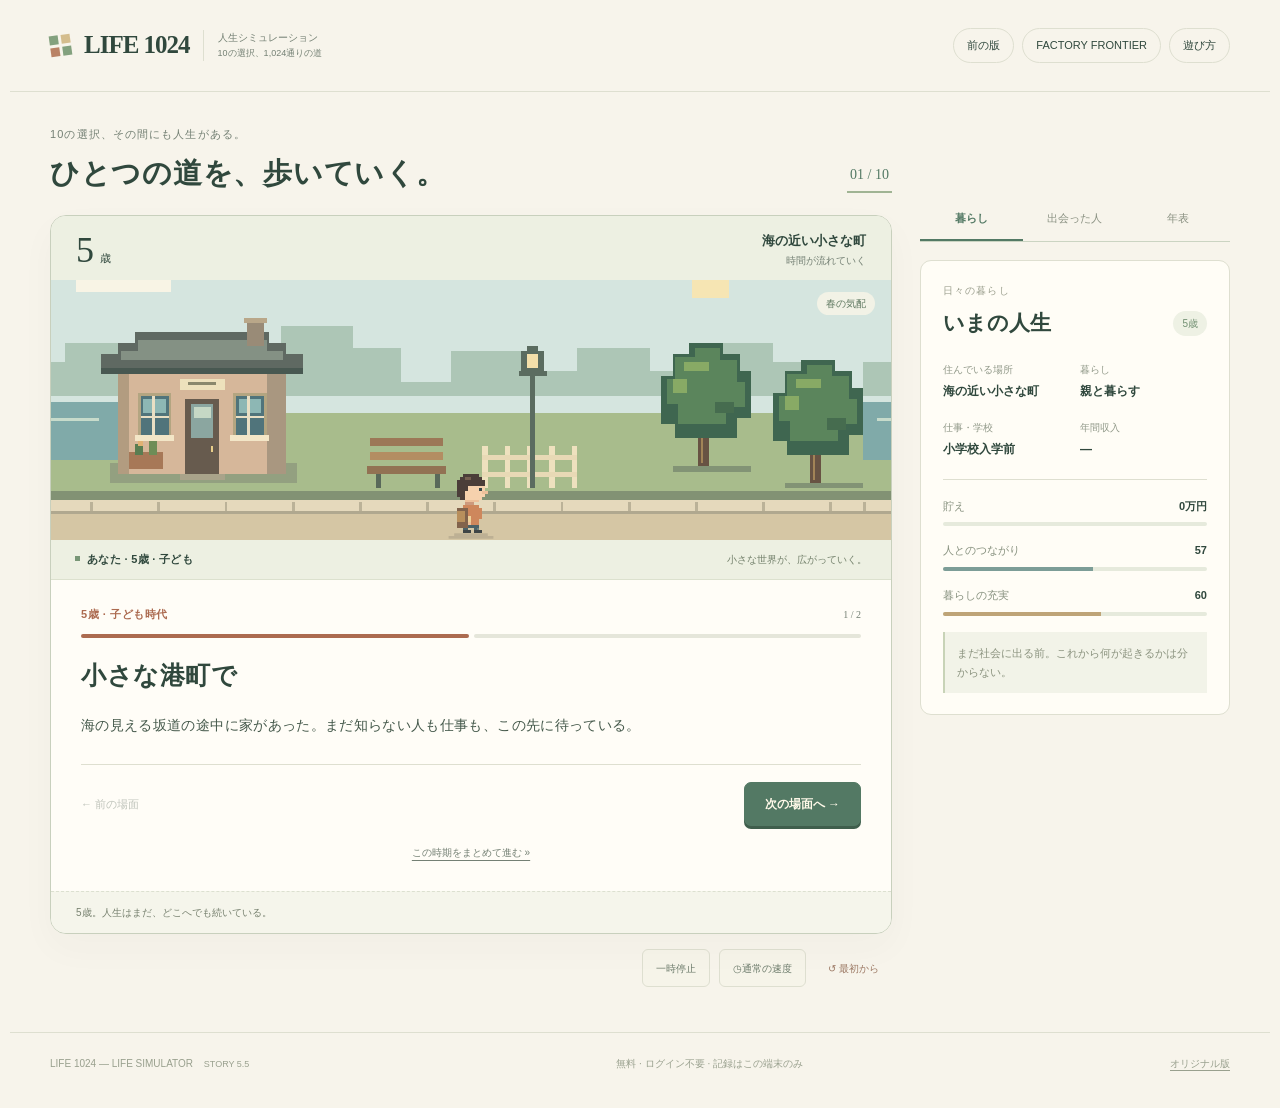
<file: games/one-of-1024/index.html>
<!doctype html>
<html lang="ja">
<head>
<meta charset="utf-8"><meta name="viewport" content="width=device-width,initial-scale=1">
<meta name="theme-color" content="#f3efe4">
<meta name="description" content="LIFE 1024 — 5歳から人生が自動で進み、10回の分かれ道から1,024通りの未来が生まれる無料の人生シミュレーション。ログイン不要。">
<title>LIFE 1024｜人生シミュレーション</title>
<link rel="stylesheet" href="./life-ui.css?v=5.5">
</head>
<body>
<div class="app">
<header class="topbar">
 <a class="brand" href="./"><span class="brand-icon" aria-hidden="true"><i></i><i></i><i></i><i></i></span><span class="brand-mark">LIFE 1024</span><span class="brand-detail">人生シミュレーション<small>10の選択、1,024通りの道</small></span></a>
 <div class="nav">
  <a href="./version-1-3.html" class="nav-item old-link">前の版</a>
  <a href="../../" class="nav-item parent-link">FACTORY FRONTIER</a>
  <button id="helpBtn" type="button" class="nav-item">遊び方</button>
 </div>
</header>
<main class="layout">
<section class="play" aria-label="人生の時間">
 <div class="play-top"><div><span class="eyebrow">10の選択、その間にも人生がある。</span><h1>ひとつの道を、歩いていく。</h1></div><span class="count" id="count">01 / 10</span></div>
 <div class="stage" id="stage" data-world="coast">

  <div class="stage-info"><div class="stage-date"><span id="age">5</span><small>歳</small></div><div class="stage-place"><strong id="place">小さな港町</strong><span id="phaseLabel">人生が始まる</span></div></div>
<div class="walker-scene" id="walkerScene" role="img" aria-label="人生の道を歩く主人公">
  <svg class="walker-road" viewBox="0 0 600 260" preserveAspectRatio="xMidYMid slice" aria-hidden="true">
    <g id="pixelLandscape" shape-rendering="crispEdges"></g>
    <g id="forkLandscape" class="fork-landscape"><image href="assets/fork-landscape.svg?v=5.5" width="600" height="260"/><path id="routeLeft" class="road-fork" d="M260 184 Q325 184 386 124H520"/>
<path id="routeRight" class="road-fork" d="M260 184 Q325 184 386 232H520"/></g>
    <g id="walkerPawn" transform="translate(300 218)"><path d="M-12 0h24v2h4v2h-32v-2h4z" fill="#514d49" opacity=".18"/><g id="walkerPixels" shape-rendering="crispEdges"></g></g>
  </svg>
  <span id="seasonLabel" class="season-label">春の気配</span>
 </div>
 <div class="avatar-ribbon"><span class="avatar-caption" id="avatarCaption">あなた · 5歳</span><span id="routeHint">まだ、どこへでも行ける。</span></div>
  <div id="travel" class="travel">
    <div class="scene-meta"><div class="travel-kicker" id="travelKicker">5歳 — あの日のこと</div><span id="beatCount" class="beat-count">1 / 2</span></div><div id="beatTrack" class="beat-track" aria-label="この時期の出来事"></div>
    <h2 id="travelTitle">まだ、どんな未来も知らない。</h2>
    <p id="travelBody"></p><button id="scenePerson" class="scene-person hidden" type="button"></button>
    <div class="travel-bottom"><button id="prevBeat" class="text-button" type="button">← 前の場面</button><button id="nextBeat" class="primary" type="button">次の場面へ →</button></div><button id="skip" class="skip" type="button">この時期をまとめて進む »</button>
  </div>
  <div id="fork" class="fork hidden">
    <div class="fork-caption" id="forkCaption">人生の分かれ道</div><h2 class="fork-head" id="forkHead">6歳 — 最初の分かれ道</h2>
    <button class="fork-card left" id="choice0" type="button"><span class="fork-index">A <span>右上の道 ↗</span></span><strong id="choiceTitle0"></strong><span id="choiceSub0" class="fork-desc"></span><span class="fork-arrow">この道へ進む ↗</span></button>
    <button class="fork-card right" id="choice1" type="button"><span class="fork-index">B <span>右下の道 ↘</span></span><strong id="choiceTitle1"></strong><span id="choiceSub1" class="fork-desc"></span><span class="fork-arrow">この道へ進む ↗</span></button>
    <p class="fork-question" id="forkQuestion">どちらの道を選ぶ？</p><button id="forkPerson" class="scene-person hidden" type="button"></button>
  </div>
  <div id="ending" class="ending hidden"><div class="ending-eyebrow">THE LIFE THAT HAPPENED</div><h2 id="endingTitle">一つの人生が終わった。</h2><p id="endingText"></p><section id="lifeReview" class="life-review" aria-label="歩いてきた人生の道"></section><div class="ending-actions"><button id="retry" class="primary" type="button">別の人生を生きる <span>↗</span></button><button id="compareBtn" class="ghost" type="button">前の人生と比較</button></div></div>
  <div class="road-footer" id="roadFooter">5歳のある日。人生はまだ、どこへでも続いている。</div>
 </div>
 <div class="understage"><div class="understory"><div class="under-kicker">いま起きたこと</div><p id="latest">時間が進むと、人生にいろいろなことが起きます。</p></div><div class="play-control"><button id="pause" class="speed-btn" type="button" aria-pressed="false">一時停止</button><button class="speed-btn" id="speed" type="button"><span id="speedSymbol">◷</span><span id="speedLabel">通常の速度</span></button><button class="sound-free" id="restart" type="button">↺ 最初から</button></div></div>
</section>
<aside class="sidebar" data-side="current">
 <div class="sidebar-tabs" role="tablist" aria-label="人生の情報"><button id="tab-current" role="tab" aria-controls="panel-current" aria-selected="true" data-panel="current">暮らし</button><button id="tab-people" role="tab" aria-controls="panel-people" aria-selected="false" data-panel="people" tabindex="-1">出会った人</button><button id="tab-journey" role="tab" aria-controls="panel-journey" aria-selected="false" data-panel="journey" tabindex="-1">年表</button></div>
 <section class="panel people" id="panel-people" role="tabpanel" aria-labelledby="tab-people" hidden><div class="panel-kicker">一緒に時間を重ねる人</div><h2>出会った人</h2><div id="castList"></div></section>
  <section class="panel current" id="panel-current" role="tabpanel" aria-labelledby="tab-current"><div class="panel-kicker">日々の暮らし</div><div class="panel-title"><h2>いまの人生</h2><span class="panel-age" id="sideAge">5歳</span></div>
   <div class="identity">
    <div><span>住んでいる場所</span><strong id="sidePlace">小さな港町</strong></div>
    <div><span>暮らし</span><strong id="sideHome">親と暮らす</strong></div>
    <div><span>仕事・学校</span><strong id="sideJob">小学校入学前</strong></div>
    <div><span>年間収入</span><strong id="sideIncome">—</strong></div>
   </div>
   <div class="vitals">
    <div class="vital"><div class="vital-head"><span>貯え</span><b id="saveValue">0万円</b></div><div class="vital-bar"><i id="saveBar"></i></div></div>
    <div class="vital"><div class="vital-head"><span>人とのつながり</span><b id="bondValue">62</b></div><div class="vital-bar"><i id="bondBar"></i></div></div>
    <div class="vital"><div class="vital-head"><span>暮らしの充実</span><b id="joyValue">65</b></div><div class="vital-bar"><i id="joyBar"></i></div></div>
   </div>
   <button id="peopleShortcut" class="people-shortcut hidden" type="button"></button><div class="life-snapshot" id="lifeSnapshot">まだ何者でもない。ここから人生が形になっていきます。</div>
  </section>
  <section class="panel journey" id="panel-journey" role="tabpanel" aria-labelledby="tab-journey" hidden><div class="panel-kicker">ここまでの年月</div><div class="panel-title"><h2>ここまでの道</h2><span class="found" id="found">0 / 1,024</span></div>
    <p class="journey-sub">通ってきた道を押すと、そこから別の人生へ進めます。</p>
    <div class="thread" id="thread"></div>
    <div class="chapters" id="chapters"><p class="empty">まだ人生の記録はありません。</p></div>
  </section>
  <section class="panel collection" id="comparisonPanel" hidden><div class="panel-kicker">もうひとつの人生</div><h2>もし別の道だったら</h2><p>結末まで到達すると、以前の人生と違いを比べられます。選んだ道の記録はこの端末に保存されます。</p><div id="compare" class="compare">初めての人生が進行中です。</div></section>
</aside>
</main>
<footer class="footer"><span>LIFE 1024 — LIFE SIMULATOR <small>STORY 5.5</small></span><span>無料 · ログイン不要 · 記録はこの端末のみ</span><a href="./classic.html">オリジナル版</a></footer>
</div>
<dialog id="helpDialog"><h2>遊び方</h2><p>主人公は年齢と職業に合わせて姿を変え、選んだ道へ歩きます。登場人物は出会いの場面から登場し、「出会った人」で紹介を読み返せます。人生は子ども時代から自動で進みます。「一時停止」で文章をゆっくり読めます。途中で道が二つに分かれたときだけ、どちらへ進むかを選びます。</p><p>選択は10回。幼少期から8つの物語へ分かれ、それぞれの7回の選択が暮らしと後の事件に残ります。8 × 128 ＝ 1,024通りの人生の記録が生まれます。共通する舞台や事件も、選んだ対応とその結果が異なります。</p><p>人間関係、暮らし、仕事、住む場所、お金は、過去の選択とその後の出来事で変わっていきます。「次の場面へ」で一つずつ進められます。「この時期をまとめて進む」で選択まで移動できます。</p><p>この版の記録は旧版と分けて保存されます。前の道を押すと、その地点から別の人生を生き直せます。過去の結果はブラウザーに保存されます。</p><button id="closeHelp" type="button" class="primary">閉じる</button></dialog>
<script src="./life-v2-data.js?v=2.1"></script>
<script src="./life-v3-stories.js?v=5.5"></script>
<script src="./life-connections.js?v=5.5"></script>
<script src="./life-world.js?v=5.5"></script>
<script src="./life-avatar.js?v=5.5"></script>
<script src="./life-review.js?v=5.5"></script>
<script src="./life-v2.js?v=5.5"></script>
</body></html>
</file>
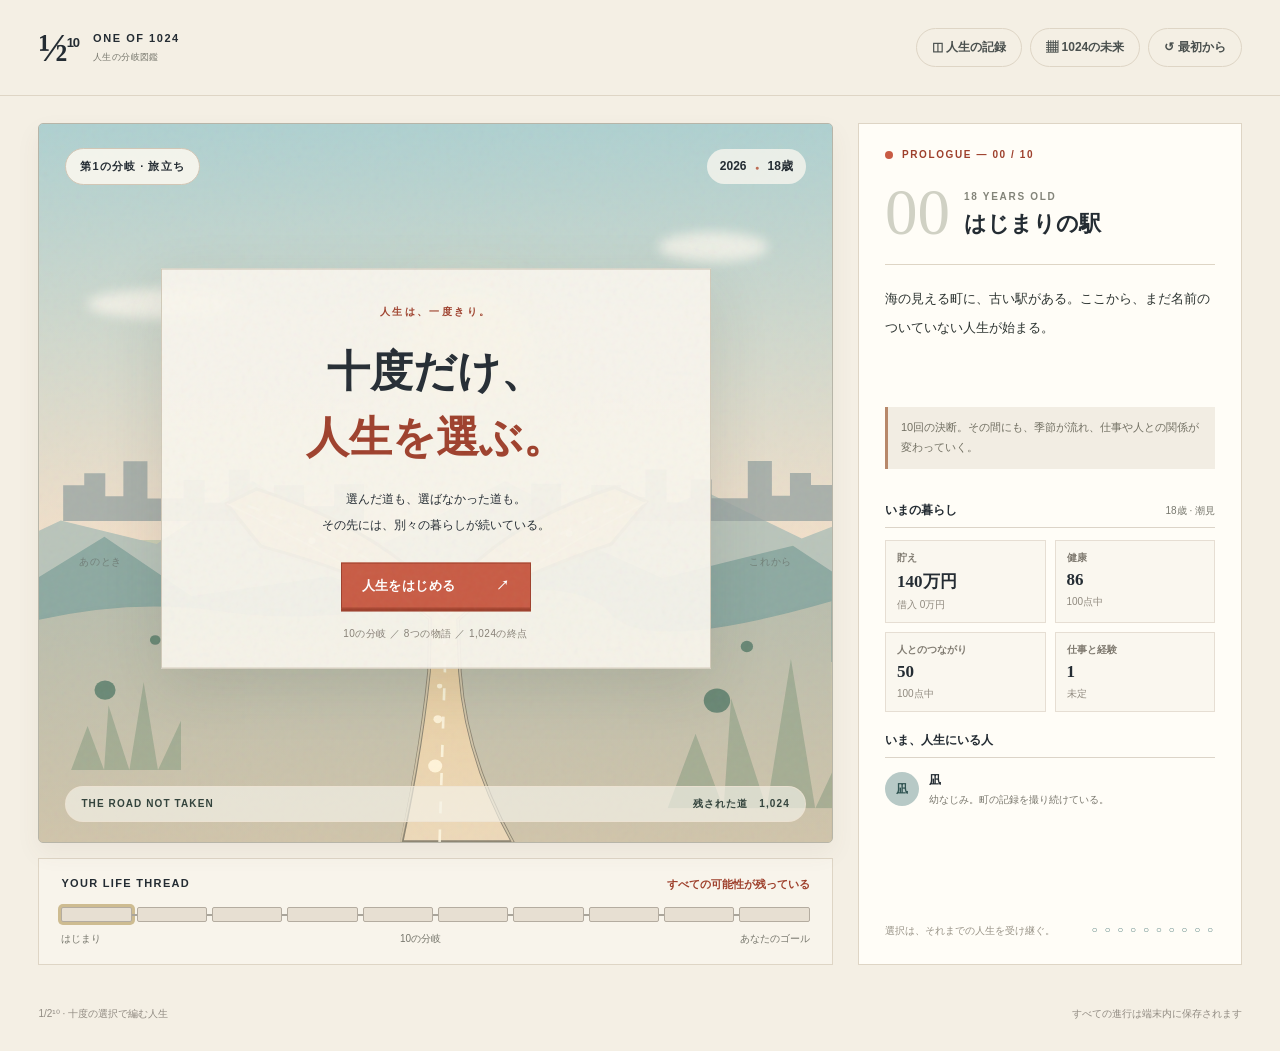
<file: games/one-of-1024/classic.html>
<!doctype html>
<html lang="ja">
<head><meta charset="utf-8"><meta name="viewport" content="width=device-width,initial-scale=1"><meta name="theme-color" content="#f4efe4"><title>1/2¹⁰｜十の決断、八つの物語。</title><style>
:root{--paper:#f4efe4;--ink:#242c33;--muted:#77776d;--accent:#c85b44;--accentdark:#9e402c;--line:#ded5c5;--teal:#4e827f;--board:#e4e7d7;--white:#fffdf7;--serif:'Noto Serif JP',YuMincho,serif;--sans:'DM Sans',-apple-system,BlinkMacSystemFont,'Segoe UI',sans-serif}
*{box-sizing:border-box}html{height:100%}body{margin:0;background:var(--paper);color:var(--ink);font-family:var(--sans);min-height:100vh}button{font:inherit;cursor:pointer}button:focus-visible{outline:3px solid #1d767d;outline-offset:4px}.hidden{display:none!important}p,h1,h2{margin:0}.app{min-height:100vh;max-width:1660px;margin:auto}.topbar{display:flex;align-items:center;justify-content:space-between;padding:20px clamp(18px,3vw,44px);height:96px;border-bottom:1px solid var(--line)}.brand{background:none;border:0;color:inherit;display:flex;align-items:center;gap:14px;text-align:left;padding:0}.brand-mark{font-family:Georgia,serif;font-size:39px;font-weight:600;letter-spacing:-3px;line-height:1}.brand-mark sup{font-family:var(--sans);font-size:13px;letter-spacing:-1px;vertical-align:super;margin-left:2px}.brand-copy{font-weight:700;letter-spacing:.14em;font-size:11px;line-height:1.8}.brand-copy small{display:block;color:var(--muted);font-weight:500;letter-spacing:.04em}.top-links{display:flex;gap:8px}.navbtn{border:1px solid var(--line);background:transparent;border-radius:100px;padding:10px 15px;color:#4a504e;font-weight:650;font-size:12px;transition:.15s}.navbtn:hover{background:#e9e2d6;border-color:#bbb3a5}.layout{display:grid;grid-template-columns:minmax(0,1.7fr) minmax(300px,.82fr);gap:clamp(16px,2vw,26px);padding:clamp(16px,2.1vw,30px) clamp(18px,3vw,44px)}.playfield{min-width:0}.stage{height:clamp(540px,62vw,720px);max-height:calc(100vh - 180px);min-height:530px;position:relative;overflow:hidden;background:linear-gradient(180deg,#bbd5d5 0%,#e9ddd0 54%,#cbcfb5 55%,#d3c5a8 100%);border:1px solid #b7b5a8;border-radius:5px;isolation:isolate;box-shadow:0 10px 24px #66563e10;--hill-back:#b9c4ba;--hill-front:#8da9a1;--city:#9ba7a4;--sky-top:#aed0d0;--sky-low:#f1dfc9;transition:background .8s}.stage[data-zone="city"]{--sky-top:#aacdd0;--sky-low:#ead4bd;--hill-back:#a9b6a9;--hill-front:#a4b3a7;--city:#899b9e}.stage[data-zone="workshop"]{--sky-top:#d1bdad;--sky-low:#ecdcc0;--hill-back:#a6b0a6;--hill-front:#8eaa96;--city:#918d83}.stage[data-zone="forest"]{--sky-top:#bbd3c0;--sky-low:#e6e0c5;--hill-back:#9eb59b;--hill-front:#6c9280;--city:#819b88}.stage[data-zone="dusk"]{--sky-top:#acb6ca;--sky-low:#e8bba4;--hill-back:#aa9f9d;--hill-front:#8b8b91;--city:#858999}.stage[data-zone="gold"]{--sky-top:#c4cdbd;--sky-low:#eed7a9;--hill-back:#b9b59a;--hill-front:#9da68e;--city:#b0a895}.stage-texture{position:absolute;inset:0;z-index:12;pointer-events:none;opacity:.25;background-image:url("data:image/svg+xml,%3Csvg viewBox='0 0 180 180' xmlns='http://www.w3.org/2000/svg'%3E%3Cfilter id='n'%3E%3CfeTurbulence type='fractalNoise' baseFrequency='.72' numOctaves='3' stitchTiles='stitch'/%3E%3C/filter%3E%3Crect width='100%25' height='100%25' filter='url(%23n)' opacity='.21'/%3E%3C/svg%3E")}.stage-top,.stage-footer{position:absolute;z-index:15;left:26px;right:26px;display:flex;align-items:center;justify-content:space-between}.stage-top{top:24px}.stage-tag{background:#fcf9efdf;padding:10px 14px;border:1px solid #d2c6b5;border-radius:40px;font-size:11px;letter-spacing:.1em;font-weight:700}.stage-time{font-size:12px;font-weight:700;background:#f9f6efc9;border-radius:40px;padding:9px 13px}.stage-time-dot{color:#bd6b53;margin:0 5px;font-size:7px}.stage-footer{bottom:20px;color:#34443d;background:#f5f3eaa8;border:1px solid #eee2d1b0;border-radius:100px;padding:10px 15px;font-size:10px;font-weight:700;letter-spacing:.11em}.sky{position:absolute;inset:0;background:linear-gradient(to bottom,var(--sky-top) 0%,var(--sky-low) 58%,transparent 58%);transition:background .9s}.sun{position:absolute;top:24%;left:47%;width:110px;height:110px;border-radius:100%;background:#f8e4ae;box-shadow:0 0 0 12px #f8e4ae30,0 0 65px #fff1ba8f}.cloud{position:absolute;width:150px;height:30px;background:#fffaf0b0;border-radius:100%;filter:blur(6px)}.cloud-a{top:23%;left:6%}.cloud-b{top:15%;right:8%;width:110px}.ridge{position:absolute;left:-5%;right:-5%;height:25%;top:44%;border-radius:50% 50% 0 0}.ridge-back{background:var(--hill-back);clip-path:polygon(0 61%,7% 45%,18% 58%,29% 23%,42% 63%,58% 23%,69% 51%,81% 29%,92% 55%,100% 40%,100% 100%,0 100%)}.ridge-front{top:50%;background:var(--hill-front);clip-path:polygon(0 66%,12% 30%,22% 63%,38% 52%,50% 75%,65% 29%,76% 53%,91% 35%,100% 64%,100% 100%,0 100%)}.city{position:absolute;background:var(--city);opacity:.82;top:47%;height:60px;width:38%;clip-path:polygon(0% 100%,0% 40%,7% 40%,7% 20%,14% 20%,14% 58%,20% 58%,20% 0%,28% 0%,28% 62%,40% 62%,40% 31%,47% 31%,47% 69%,55% 69%,55% 14%,62% 14%,62% 60%,70% 60%,70% 40%,80% 40%,80% 75%,90% 75%,90% 38%,100% 38%,100% 100%)}.city-a{left:3%}.city-b{right:0%;transform:scaleX(-1)}.fence{position:absolute;top:59%;left:0;right:0;opacity:.2}.road-illustration{position:absolute;left:0;bottom:0;width:100%;height:72%;z-index:2;overflow:visible;filter:drop-shadow(0 3px 3px #73684d20)}.road-middle{fill:none;stroke:#fff9e4;stroke-width:3;stroke-dasharray:15 20;opacity:.83}.road-branch{fill:none;stroke:#fff9e4;stroke-width:3;stroke-dasharray:14 14;opacity:.6}.road-edge{fill:none;stroke:#ffefcc;stroke-width:2;opacity:.6}.road-shadow{fill:#796d5633}.road-markers{fill:#fff3d8}.scenery-dots{fill:#557b68;opacity:.8}.stage-foreground{position:absolute;z-index:3;bottom:10%;left:0;width:100%;pointer-events:none}.grass{position:absolute;bottom:0;left:4%;width:110px;height:110px;background:#718f716a;clip-path:polygon(0 100%,15% 60%,30% 100%,34% 41%,53% 100%,66% 20%,79% 100%,100% 55%,100% 100%)}.grass-right{left:auto;right:2%;transform:scale(1.7)}.mileposts{position:absolute;top:60%;left:5%;right:5%;display:flex;justify-content:space-between;color:#68736c;text-transform:uppercase;font-size:10px;letter-spacing:.08em;z-index:4;opacity:.75}.scene-intro{position:absolute;z-index:8;left:50%;top:48%;transform:translate(-50%,-50%);width:min(82%,550px);text-align:center;background:#f9f6edee;border:1px solid #d1c9b8;padding:35px clamp(18px,4vw,46px) 27px;box-shadow:0 18px 55px #26332a20}.intro-kicker{letter-spacing:.24em;color:var(--accentdark);font-size:10px;font-weight:800;margin-bottom:20px}.scene-intro h1{font-family:var(--serif);font-size:clamp(26px,3.8vw,43px);line-height:1.55;font-weight:600}.scene-intro h1 em{font-style:normal;color:var(--accentdark)}.scene-intro p{font-family:var(--serif);margin:15px 0 25px;font-size:12px;line-height:2.15}.intro-foot{margin-top:18px;font-size:10px;color:#878076;letter-spacing:.05em}.button-primary{background:var(--accent);border:1px solid var(--accentdark);box-shadow:0 3px 0 var(--accentdark);color:white;padding:13px 20px;font-weight:750;font-size:13px;letter-spacing:.03em;min-width:190px;display:inline-flex;justify-content:space-between;gap:15px;align-items:center;transition:transform .15s,box-shadow .15s}.button-primary:hover{background:#b9503a;transform:translateY(-2px);box-shadow:0 5px 0 var(--accentdark)}.button-primary:active{transform:translateY(2px);box-shadow:0 1px 0 var(--accentdark)}.choice-layer{position:absolute;inset:0;z-index:8;pointer-events:none}.fork-choice{position:absolute;top:24%;width:min(43%,320px);min-height:138px;background:#fffdf3f2;text-align:left;border:2px solid #82745f;border-radius:2px;padding:13px 14px 12px;box-shadow:0 8px 0 #6f75624a,0 14px 25px #353b3029;display:flex;flex-direction:column;gap:8px;pointer-events:auto;transition:transform .2s,background .2s,box-shadow .2s}.fork-choice:hover:not([disabled]){background:#fff;transform:translateY(-5px);box-shadow:0 12px 0 #6f756249,0 18px 26px #353b3029}.fork-choice[disabled]{opacity:.75;filter:grayscale(.65);background:#e8e5dd;cursor:not-allowed;border-style:dashed}.fork-left{left:6%;transform:rotate(-2deg)}.fork-right{right:6%;transform:rotate(2deg)}.fork-left:hover:not([disabled]){transform:rotate(-2deg) translateY(-5px)}.fork-right:hover:not([disabled]){transform:rotate(2deg) translateY(-5px)}.choice-letter{font-size:10px;letter-spacing:.13em;font-weight:800;color:var(--accentdark)}.fork-choice strong{font-family:var(--serif);font-size:clamp(15px,1.65vw,20px);line-height:1.5;font-weight:700;color:#2a2c29}.fork-choice small{font-size:11px;line-height:1.6;color:#62685e}.choice-lock{font-size:11px;font-weight:750;color:#9f4d34;line-height:1.5}.travel-layer{position:absolute;inset:0;z-index:9;display:flex;flex-direction:column;align-items:center;justify-content:center;gap:15px;background:#273e3525}.travel-season{color:#fffef4;font-family:var(--serif);font-weight:700;text-shadow:0 2px 8px #38453f;letter-spacing:.08em;font-size:14px}.travel-paper{width:min(80%,540px);padding:clamp(19px,3.5vw,33px);background:#fffdf4f5;box-shadow:0 20px 40px #243b3145;border:1px solid #e0d3bf;animation:paperIn .38s ease both}.travel-age{font-size:11px;letter-spacing:.13em;color:var(--accentdark);font-weight:800}.travel-icon{font-size:25px;color:var(--teal);margin:10px 0 5px}.travel-paper h2{font-family:var(--serif);font-size:clamp(18px,2.4vw,28px);line-height:1.5}.travel-paper p{font-family:var(--serif);font-size:clamp(12px,1.2vw,14px);line-height:2.0;margin:13px 0 16px}.travel-effects{display:flex;gap:7px;flex-wrap:wrap;margin:0 0 22px}.effect-pill{font-size:11px;font-weight:700;color:#375f5d;background:#e5eee8;padding:6px 9px}.effect-pill.negative{background:#f8e5df;color:#a9533f}.travel-next{min-width:185px}.travel-progress{display:flex;gap:7px}.travel-progress span{width:28px;height:4px;background:#f2f4ec6e}.travel-progress span.on{background:#fff}.end-layer{position:absolute;inset:0;background:#2e4543a1;z-index:9;display:grid;place-items:center}.end-paper{background:#fffaf0;text-align:center;padding:35px 28px;width:min(84%,500px);border:4px double #b4a68f;box-shadow:0 22px 50px #20332f44}.end-label{font-weight:800;color:var(--accentdark);font-size:12px;letter-spacing:.15em}.end-mark{font-size:35px;color:var(--teal);margin:15px}.end-paper h2{font-family:var(--serif);font-size:clamp(20px,3vw,32px);margin-bottom:12px}.end-paper p{font-family:var(--serif);font-size:13px;line-height:2;margin-bottom:23px}.life-thread{margin-top:15px;border:1px solid var(--line);background:#f8f4eb;padding:18px 22px}.thread-head{display:flex;justify-content:space-between;gap:12px;font-size:11px;font-weight:750;letter-spacing:.12em}.thread-head span:last-child{font-size:11px;letter-spacing:0;color:var(--accentdark)}.thread-track{display:grid;grid-template-columns:repeat(10,minmax(0,1fr));gap:5px;margin:15px 0 10px}.thread-tile{height:15px;border:1px solid #b4aca0;background:#e7dfd2;position:relative;border-radius:2px}.thread-tile.done{background:#4e827f;border-color:#4e827f}.thread-tile.done.b{background:#be7659;border-color:#be7659}.thread-tile.active{box-shadow:0 0 0 3px #cebc91}.thread-tile::after{content:'';position:absolute;right:-6px;top:6px;width:5px;height:2px;background:#aaa59b}.thread-tile:last-child::after{display:none}.thread-caption{display:flex;justify-content:space-between;font-size:10px;color:var(--muted)}.sidepanel{background:var(--white);border:1px solid var(--line);padding:clamp(19px,2vw,30px);min-height:610px;display:flex;flex-direction:column}.chapter-kicker{display:flex;align-items:center;gap:9px;font-size:10px;letter-spacing:.16em;font-weight:800;color:var(--accentdark)}.pulse{width:8px;height:8px;border-radius:100%;background:var(--accent)}.chapter-info{display:flex;gap:14px;align-items:center;margin:20px 0 20px;border-bottom:1px solid var(--line);padding-bottom:19px}.chapter-number{font-family:Georgia,serif;font-size:65px;color:#d0d1c4;line-height:1}.chapter-caption{font-size:10px;letter-spacing:.17em;color:#838479;font-weight:750}.chapter-info h2{font-family:var(--serif);font-size:22px;line-height:1.5;font-weight:600;margin-top:3px}.scene-prose{font-family:var(--serif);font-size:13px;line-height:2.2;color:#2c3330;min-height:110px}.scene-subnote{background:#f2ede3;border-left:3px solid #b7886a;padding:11px 13px;font-size:11px;line-height:1.8;color:#727063;margin:12px 0 13px}.divider-title{display:flex;align-items:center;justify-content:space-between;gap:10px;border-bottom:1px solid #dcd4c8;margin-top:20px;margin-bottom:12px;padding-bottom:8px;font-size:12px;font-weight:800}.divider-title small{font-size:10px;font-weight:500;color:var(--muted)}.stats-grid{display:grid;grid-template-columns:repeat(2,minmax(0,1fr));gap:9px}.stat{border:1px solid #e6ded3;background:#faf7ef;padding:10px 11px;display:flex;flex-direction:column;gap:5px;min-width:0}.stat small{font-size:10px;font-weight:700;color:#807b71}.stat strong{font-family:var(--serif);font-size:17px;white-space:nowrap}.stat span{font-size:10px;color:#908a7f;white-space:nowrap;overflow:hidden;text-overflow:ellipsis}.connections{display:flex;flex-direction:column;gap:9px}.person{display:flex;align-items:center;gap:10px}.avatar{font-family:var(--serif);flex:0 0 34px;width:34px;height:34px;border-radius:100%;background:#b7c9c6;color:#305452;display:grid;place-items:center;font-size:12px;font-weight:800}.avatar-2{background:#e6c6ae;color:#825a40}.avatar-3{background:#dfd3ba;color:#6d5b42}.person strong{font-size:12px}.person small{font-size:10px;color:#7a786e;display:block;margin-top:3px;line-height:1.6}.sidebar-bottom{margin-top:auto;padding-top:28px;display:flex;justify-content:space-between;flex-wrap:wrap;gap:9px;color:#989387;font-size:10px}.seals{letter-spacing:2px;color:#547f7e}.site-footer{padding:15px clamp(18px,3vw,44px) 30px;display:flex;justify-content:space-between;gap:10px;color:#918b82;font-size:10px}.modal{position:fixed;inset:0;z-index:50;display:flex;justify-content:center;align-items:center;padding:15px}.modal-backdrop{position:absolute;inset:0;background:#1c2826bd;backdrop-filter:blur(4px)}.modal-dialog{position:relative;z-index:2;width:min(840px,100%);max-height:min(860px,94vh);display:flex;flex-direction:column;background:#fffdf4;box-shadow:0 20px 70px #0003;border:1px solid #c3b7a4}.modal-head{padding:20px 25px;border-bottom:1px solid var(--line);display:flex;align-items:center;justify-content:space-between}.modal-head h2{font-family:var(--serif);font-size:22px}.close-btn{background:transparent;border:1px solid var(--line);width:34px;height:34px;font-size:24px}.modal-body{padding:21px 25px 30px;overflow:auto;line-height:1.7}.timeline-item{border-left:2px solid #d7d2c3;padding:0 0 19px 20px;margin-left:8px;position:relative}.timeline-item:before{content:'';position:absolute;width:10px;height:10px;border-radius:50%;top:4px;left:-6px;background:var(--accent)}.timeline-item small{color:#ad5e46;font-weight:800;font-size:11px}.timeline-item strong{display:block;font-family:var(--serif);margin:4px 0;font-size:15px}.timeline-item p{font-family:var(--serif);font-size:12px;color:#60645e}.album-footer{border-top:1px solid var(--line);padding-top:20px;margin-top:20px}.atlas-top{display:flex;justify-content:space-between;gap:12px;margin-bottom:16px;flex-wrap:wrap}.atlas-caption{font-size:12px;color:#77776d}.atlas-grid{display:grid;grid-template-columns:repeat(32,minmax(0,1fr));gap:2px;background:#e5e1d7;padding:7px}.atlas-cell{height:12px;min-width:0;border:0;padding:0;background:#c8d0c8;opacity:.65;cursor:pointer}.atlas-cell.feasible{background:#56948d;opacity:.95}.atlas-cell.visited{background:var(--accent);opacity:1}.atlas-cell:hover{outline:2px solid #171a17;outline-offset:1px;z-index:2}.atlas-cell:focus-visible{outline:2px solid black}.atlas-detail{border:1px solid var(--line);padding:15px;margin-top:14px;background:#f6f1e7;font-size:12px}.atlas-detail strong{font-family:var(--serif)}.atlas-summary{margin-top:7px;color:#73736a}.route-display{font-size:11px;color:#5b716b;letter-spacing:.2em;font-weight:700;margin-top:8px}.route-row{display:flex;gap:7px;flex-wrap:wrap;padding:12px 0}.route-badge{padding:5px 8px;border:1px solid #cfc4b6;font-size:11px}.route-badge.a{background:#e4ece4;color:#416a61}.route-badge.b{background:#f6e7db;color:#a45740}.end-summary{font-family:var(--serif);font-size:14px;line-height:2.1;padding:14px 0}.result-grid{display:grid;grid-template-columns:repeat(2,minmax(0,1fr));gap:8px;margin:17px 0}.result-grid>div{border:1px solid #ded6ca;padding:12px;font-size:12px}.result-grid strong{display:block;font-size:18px}.result-grid small{color:#777}.secondary-btn{border:1px solid #9b998c;padding:11px 15px;background:transparent;color:var(--ink);font-size:12px;font-weight:700}.secondary-btn:hover{background:#f4e9d8}.button-row{display:flex;gap:10px;flex-wrap:wrap;margin:15px 0}.small-note{color:#89857c;font-size:11px}.stage.traveling .road-illustration{animation:advanceRoad .85s cubic-bezier(.2,.7,.15,1) both}.stage.traveling .scenery-dots{animation:advanceRoad .85s cubic-bezier(.2,.7,.15,1) both}@keyframes advanceRoad{from{transform:scale(1) translateY(0);transform-origin:50% 24%}to{transform:scale(1.055) translateY(4px);transform-origin:50% 24%}}@keyframes paperIn{from{transform:translateY(15px);opacity:0}to{transform:translateY(0);opacity:1}}@media(max-width:1050px){.layout{grid-template-columns:1fr}.stage{height:610px;max-height:none}.sidepanel{min-height:0}.sidepanel .scene-prose{min-height:0}}@media(max-width:600px){.topbar{height:74px;padding:13px 14px}.brand-mark{font-size:28px}.brand-copy{font-size:8px}.brand-copy small{font-size:8px}.top-links{gap:5px}.navbtn{padding:9px 10px;font-size:15px}.navbtn span{display:none}.layout{padding:10px 10px 20px;gap:13px}.stage{height:575px;min-height:575px}.stage-top{top:16px;left:12px;right:12px}.stage-tag{font-size:9px;padding:8px}.stage-time{font-size:10px;padding:8px}.stage-footer{left:12px;right:12px;bottom:12px;padding:9px;font-size:8px}.scene-intro{top:49%;width:88%;padding:29px 16px 23px}.scene-intro h1{font-size:26px}.scene-intro p{font-size:11px}.choice-layer .fork-choice{top:27%;width:46%;min-height:153px;padding:10px 8px 9px;gap:6px}.fork-left{left:3%}.fork-right{right:3%}.fork-choice strong{font-size:14px}.fork-choice small{font-size:10px}.choice-letter,.choice-lock{font-size:9px}.travel-paper{width:90%;padding:22px}.travel-paper p{font-size:12px}.travel-season{font-size:12px}.stage[data-zone="city"] .city{opacity:1}.life-thread{padding:13px}.sidepanel{padding:18px}.scene-prose{min-height:0}.site-footer{padding:0 12px 24px}.modal-head,.modal-body{padding:16px}.atlas-grid{gap:1px;padding:4px}.atlas-cell{height:9px}.end-paper{width:91%}.stage-foreground{bottom:8%}}@media(prefers-reduced-motion:reduce){*,*:before,*:after{animation:none!important;transition:none!important}}
/* 0.6: high-stakes choices + uninterrupted time passing */
.choice-forecast{font-size:10px;font-weight:800;line-height:1.5;color:#49605b;background:#e7eee6;padding:7px 8px;margin-top:2px;border-left:3px solid #7ba296;display:block}
.fork-choice[disabled] .choice-forecast{color:#827d75;background:#eee9df;border-left-color:#c0b5a5}
.fork-choice{min-height:173px;top:20%;width:min(44%,328px)}
.fork-choice .choice-lock{font-size:10px}
.travel-layer{background:#172f3270;gap:9px;padding:45px 18px 25px;justify-content:center}
.travel-season{font-size:12px;letter-spacing:.13em}
.travel-paper.travel-feed{width:min(95%,620px);max-height:min(80%,650px);overflow-y:auto;padding:clamp(14px,2vw,27px);animation:paperIn .25s ease both;border-radius:3px}
.travel-title{font-size:clamp(18px,2vw,25px)!important;margin:6px 0 12px;line-height:1.5!important}
.beat-feed{display:flex;flex-direction:column;gap:9px;margin:4px 0 18px}
.beat-card{display:grid;grid-template-columns:66px 1fr;gap:14px;border-left:3px solid #91aa92;background:#f4f1e8;padding:12px;animation:beatAppear .4s ease both;animation-delay:calc(var(--beat)*.16s)}
.beat-year{font-family:var(--serif);font-size:15px;color:#41736e;font-weight:800;display:flex;flex-direction:column;gap:6px;white-space:nowrap}
.beat-year span{font-size:20px;color:#9a8c6c}
.beat-card strong{font-size:13px;line-height:1.6;color:#333d37;font-weight:800}
.beat-card p{font-family:var(--serif);font-size:12px;line-height:1.75;margin:4px 0 5px;color:#54554f}
.beat-effects{display:flex;gap:5px;flex-wrap:wrap}
.beat-effects small{font-size:10px;color:#41736e;background:#e5efe7;padding:3px 5px;font-weight:750}
.beat-effects small.negative{background:#f6e7df;color:#a14d3e}
.travel-next{display:block;margin-left:auto;padding:13px 21px}
.plot-panel{margin:15px 0 0;padding:17px;background:linear-gradient(130deg,#e8ede8,#f5eee2);border-left:4px solid #5a9187}
.plot-panel .plot-kicker{font-size:10px;color:#5b837e;letter-spacing:.14em;font-weight:900}
.plot-panel h3{font:700 19px var(--serif);margin:7px 0 5px;color:#273b36}
.plot-panel p{font:13px/1.8 var(--serif);color:#354640;margin:0 0 6px}
.plot-panel>small:last-child{font-size:10px;color:#7b7165}
@keyframes beatAppear{from{opacity:0;transform:translateY(7px)}to{opacity:1;transform:translateY(0)}}
@media(max-width:650px){
 .fork-choice{top:26%;min-height:151px;width:45%;padding:9px 8px;gap:5px}
 .fork-choice strong{font-size:13px!important}
 .fork-choice small{font-size:9px!important;line-height:1.4}
 .choice-forecast{font-size:8px;padding:5px;line-height:1.4}
 .fork-choice .choice-lock{font-size:9px}
 .travel-layer{padding:24px 8px 12px}
 .travel-paper.travel-feed{width:97%;max-height:82%;padding:13px 13px 14px}
 .travel-season{font-size:10px}
 .beat-card{grid-template-columns:45px 1fr;gap:8px;padding:9px}
 .beat-year{font-size:12px}
 .beat-card p{font-size:11px;line-height:1.55}
 .beat-card strong{font-size:12px}
 .beat-effects small{font-size:9px}
 .travel-next{font-size:12px;min-width:0}
}
@media(prefers-reduced-motion:reduce){.beat-card,.travel-paper.travel-feed{animation:none}}
.atlas-mission{font-size:13px;line-height:1.8;color:#43524d;background:#edf1eb;padding:11px;margin:12px 0}
.goal-steps{display:grid;grid-template-columns:repeat(auto-fit,minmax(180px,1fr));gap:6px;margin:13px 0 4px}
.goal-step{display:flex;gap:8px;align-items:baseline;background:#f4f0e6;padding:8px 10px;font-size:12px;color:#3e4e48;line-height:1.5}
.goal-step small{font-weight:800;color:#a05e4b;white-space:nowrap}

</style></head>
<body>
<div id="app" class="app">
  <header class="topbar">
    <button class="brand" id="brand" aria-label="タイトルへ"><span class="brand-mark">½<sup>10</sup></span><span class="brand-copy">ONE OF 1024 <small>人生の分岐図鑑</small></span></button>
    <div class="top-links"><button class="navbtn" id="journalBtn">◫ <span>人生の記録</span></button><button class="navbtn" id="atlasBtn">▦ <span>1024の未来</span></button><button class="navbtn" id="resetBtn">↺ <span>最初から</span></button></div>
  </header>
  <main class="layout">
    <section class="playfield" aria-label="人生の道">
      <div id="stage" class="stage" data-zone="coast" data-time="day">
        <div class="stage-texture"></div>
        <div class="stage-top"><span class="stage-tag" id="actLabel">第一章 · はじまり</span><div class="stage-time"><span id="stageYear">2004</span> <span class="stage-time-dot">●</span> <span id="stageAge">18歳</span></div></div>
        <div class="sky"><div class="sun"></div><div class="cloud cloud-a"></div><div class="cloud cloud-b"></div><div class="ridge ridge-back"></div><div class="ridge ridge-front"></div><div class="city city-a"></div><div class="city city-b"></div><div class="fence"></div></div>
        <svg id="roadSvg" class="road-illustration" preserveAspectRatio="none" viewBox="0 0 900 640" aria-hidden="true">
          <defs><linearGradient id="land" x1="0" x2="0" y1="0" y2="1"><stop offset="0" stop-color="#b8bdad"/><stop offset="1" stop-color="#d0c4aa"/></linearGradient><linearGradient id="road" x1="0" x2="0" y1="0" y2="1"><stop offset="0" stop-color="#e4c48c"/><stop offset="1" stop-color="#edd9b9"/></linearGradient></defs>
          <path fill="url(#land)" d="M0 365 Q110 338 210 355 T460 340 T650 358 T900 342 L900 640 L0 640Z"/>
          <path class="road-shadow" d="M430 640 Q448 524 451 430 L452 365 Q393 319 250 270 L218 224 L252 211 Q389 260 451 334 Q520 260 649 207 L677 224 L651 267 Q505 322 472 366 L471 430 Q473 531 516 640Z"/>
          <path fill="url(#road)" stroke="#8d8572" stroke-width="4" d="M412 640 Q434 526 443 429 L444 364 Q388 313 252 274 L213 221 L247 203 Q386 252 458 339 Q523 246 654 201 L690 219 L650 271 Q524 316 476 365 L478 429 Q485 537 538 640Z"/>
          <path class="road-middle" d="M455 640 Q458 521 461 429 L460 363"/>
          <path class="road-branch" d="M461 363 Q385 279 232 222"/><path class="road-branch" d="M461 363 Q537 280 670 218"/>
          <path class="road-edge" d="M411 640 Q434 526 443 429 L444 364 Q386 313 213 221"/>
          <path class="road-edge" d="M538 640 Q485 537 478 429 L476 365 Q524 316 690 219"/>
          <g class="road-markers"><circle cx="450" cy="546" r="8"/><circle cx="453" cy="488" r="5"/><circle cx="455" cy="447" r="3"/><circle cx="310" cy="267" r="4"/><circle cx="602" cy="258" r="4"/></g>
          <g class="scenery-dots"><circle cx="75" cy="452" r="12"/><circle cx="132" cy="390" r="6"/><circle cx="770" cy="465" r="15"/><circle cx="804" cy="398" r="7"/></g>
        </svg>
        <div class="mileposts"><span>あのとき</span><span>これから</span></div>
        <div class="stage-foreground"><div class="grass"></div><div class="grass grass-right"></div></div>
        <div class="scene-intro" id="introOverlay"><div class="intro-kicker">人生は、一度きり。</div><h1>十度だけ、<br><em>人生を選ぶ。</em></h1><p>選んだ道も、選ばなかった道も。<br>その先には、別々の暮らしが続いている。</p><button id="startBtn" class="button-primary">人生をはじめる <span>↗</span></button><div class="intro-foot">10の分岐 ／ 8つの物語 ／ 1,024の終点</div></div>
        <div class="choice-layer hidden" id="choiceLayer"><button class="fork-choice fork-left" id="choiceA"><span class="choice-letter">A ／ 左の道</span><strong id="aTitle"></strong><small id="aHint"></small><span class="choice-forecast" id="aForecast"></span><span class="choice-lock" id="aLock"></span></button><button class="fork-choice fork-right" id="choiceB"><span class="choice-letter">B ／ 右の道</span><strong id="bTitle"></strong><small id="bHint"></small><span class="choice-forecast" id="bForecast"></span><span class="choice-lock" id="bLock"></span></button></div>
        <div class="travel-layer hidden" id="travelLayer" aria-live="polite"><span class="travel-season" id="travelSeason">その後の人生</span><div class="travel-paper travel-feed"><div class="travel-age" id="travelAge">その後の年月</div><h2 class="travel-title">選んだ道で起きたこと</h2><div class="beat-feed" id="beatFeed"></div><button class="button-primary travel-next" id="nextBeatBtn">次の決断へ進む <span>→</span></button></div></div>
        <div class="end-layer hidden" id="endLayer"><div class="end-paper"><div class="end-label" id="endNo">GOAL 0001 / 1024</div><div class="end-mark">✦</div><h2 id="endTitle"></h2><p id="endLead"></p><button class="button-primary" id="endDetails">人生の記録をひらく <span>→</span></button></div></div>
        <div class="stage-footer"><span>THE ROAD NOT TAKEN</span><span id="roadCounter">残された道　1024</span></div>
      </div>
      <div class="life-thread"><div class="thread-head"><span>YOUR LIFE THREAD</span><span id="threadFraction">まだ始まっていない</span></div><div class="thread-track" id="threadTrack"></div><div class="thread-caption"><span>はじまり</span><span>10の分岐</span><span>あなたのゴール</span></div></div>
    </section>
    <aside class="sidepanel">
      <div class="chapter-kicker"><span class="pulse"></span><span id="chKicker">PROLOGUE — 00 / 10</span></div>
      <div class="chapter-info"><span class="chapter-number" id="chapterNumber">00</span><div><span class="chapter-caption" id="chapterCaption">YOUR LIFE</span><h2 id="chapterTitle">はじまりの駅</h2></div></div>
      <p class="scene-prose" id="sceneProse">海の見える町に、古い駅がある。ここから、まだ名前のついていない人生が始まる。</p>
      <div class="scene-subnote" id="sceneSubnote">プレイヤーは10回だけ大切な選択をする。人生の間には、仕事も、人も、景色も少しずつ変わっていく。</div>
      <div class="divider-title"><span>いまの暮らし</span><small id="lifeStage">18歳 · 旅立ち</small></div>
      <div class="stats-grid"><div class="stat"><small>貯え</small><strong id="statMoney">120万円</strong><span id="statMoneySub">借入 0万円</span></div><div class="stat"><small>健康</small><strong id="statHealth">86</strong><span>100点中</span></div><div class="stat"><small>人とのつながり</small><strong id="statBonds">48</strong><span>100点中</span></div><div class="stat"><small>仕事と経験</small><strong id="statSkill">1</strong><span id="statCareer">まだ決まっていない</span></div></div>
      <div class="plot-panel hidden" id="plotPanel"><small class="plot-kicker" id="plotGenre"></small><h3 id="plotTitle"></h3><p id="plotMission"></p><small id="plotClue"></small></div>
      <div class="divider-title"><span>いま、人生にいる人</span></div><div class="connections" id="connections"><div class="person"><span class="avatar avatar-1">凪</span><div><strong>凪</strong><small>幼なじみ。駅で見送ってくれる人。</small></div></div></div>
      <div class="sidebar-bottom"><span>選択は、それまでの人生を受け継ぐ。</span><span class="seals" id="seals">○ ○ ○ ○ ○ ○ ○ ○ ○ ○</span></div>
    </aside>
  </main>
  <footer class="site-footer"><span>1/2¹⁰ · 十度の選択で編む人生</span><span>すべての進行は端末内に保存されます</span></footer>
</div>
<div id="modal" class="modal hidden" role="dialog" aria-modal="true" aria-labelledby="modalTitle"><div class="modal-backdrop" id="modalBackdrop"></div><div class="modal-dialog"><div class="modal-head"><h2 id="modalTitle">人生の記録</h2><button class="close-btn" id="closeModal" aria-label="閉じる">×</button></div><div id="modalBody" class="modal-body"></div></div></div>
<script>
/* Eight sharply different lifelong stories. The first three turns establish the world;
   seven further binary decisions build 128 pathways within each story. */
'use strict';
const ARCS = {
 '000': {
  name:'透明な設計図', type:'研究と告発', hue:'#5b8b9b', person:'遥', object:'水質測定の設計図', successor:'新人研究者',
  mission:'港の水質を調べる技術を、都合の悪い数字ごと社会へ残せるか。',
  episodes:{
   3:{title:'38歳、消された測定値', story:'研究所の新型センサーは港の汚染を検出した。だが上司は「誤差として処理してくれ」と言う。遥は無言で元データをあなたに渡す。発表会は三日後だ。',
    a:['外部機関に再検査を頼む','資金を失い、職場で立場が危うくなる。','証拠を持って研究所を出ると、遥が追いかけてきた。「これで戻れないね」と笑った。',{cash:-160,skill:1,bonds:8,income:-60,flags:['evidence','truth-told']},{cash:800},'外部検査は同じ汚染を示した。しかし検査依頼の名前が研究所に知られた。'],
    b:['上司の判断に従う','収入と昇進の道を守るが、データは残る。','発表会は成功した。拍手の中で、あなたは発表されなかったグラフを思い出した。',{cash:80,income:120,bonds:-10,meaning:-14,flags:['hidden-data']},{},'研究所は表彰された。遥は以前のようには話しかけてこなくなった。']},
   5:{title:'52歳、海から届いた封筒', story:'潮見の漁師が海の異変を訴え、凪は昔の研究報告を探している。あなたの手元には、あの測定値の原本がある。今度は港の人々の暮らしがかかっている。',
    a:['未発表データを公表する','信用を失う危険と引き換えに、調査を始められる。','記者会見で数字が映る。凪は漁師の隣でカメラを構え、遥は最後列から頷いた。',{cash:-130,income:-50,bonds:18,meaning:18,flags:['published-data']},{skill:4},'第三者調査が始まり、港の操業は一時止まった。原因の一部が解明された。'],
    b:['会社と非公開の交渉をする','収入を保ち、設備改善を急ぐ。ただし真実は公にならない。','表に出ない合意書が交わされた。港の水は少しずつ改善したが、漁師たちは理由を知らない。',{cash:130,income:60,bonds:-7,flags:['quiet-settlement']},{},'会社は新しい浄化装置を設置した。漁師は「何があった」と聞き続けた。']},
   7:{title:'68歳、証言台の灯り', story:'長年の水質問題を検証する公聴会が開かれた。あのとき関わった人々が集まる。傍聴席には、年月を重ねた遥と凪の姿がある。',
    a:['自分の判断の経緯を証言する','名誉を失う可能性もあるが、責任の所在が明らかになる。','あなたは失敗した判断も隠さず話した。会場は静まり返った。',{bonds:15,meaning:17,cash:-80,flags:['testified']},{health:32},'証言は議事録に残った。研究室の若者が、会のあと話を聞きに来た。'],
    b:['研究資料だけを提供する','個人への影響は抑えられるが、疑問は少し残る。','名前のない資料が、判断を変える手掛かりになった。あなたは最後列でそれを見届けた。',{cash:40,health:4,skill:1,flags:['anonymous-record']},{},'資料は公開されたが、なぜ当時伏せられたのかは解明されなかった。']},
   9:{title:'84歳、設計図の最後の行', story:'新しい世代が、海を守るセンサーの再設計を申し出た。あなたが作ったものは何度も改良され、いまは原型だけが残っている。',
    a:['技術を無償で公開する','未来の研究者が自由に改良できる。','公開された設計図の隅には、最初の失敗した測定値も残した。',{meaning:20,bonds:12,flags:['open-design']},{},'計測器は小さな港にも届き、名前を知らない人たちが使い始めた。'],
    b:['利益を得て研究基金を残す','技術を管理し、次の研究資金を確保する。','設立書類に署名すると、遥が昔の写真を取り出した。まだ若い二人が写っている。',{cash:220,meaning:12,flags:['research-fund']},{},'基金は続いた。一方、技術を使うには審査が必要になった。']}
  }
 },
 '001': {
  name:'国境を越えた機械', type:'海外と故郷', hue:'#4d8193', person:'凪', object:'海外工場の制御装置', successor:'現地技術者',
  mission:'世界に認められる技術と、置き去りにした故郷をどう結び直すか。',
  episodes:{
   3:{title:'38歳、止まらない生産ライン', story:'海外工場で新型装置の試験が始まった。現地スタッフは危険な動作を報告するが、本社は納期を守るよう求めている。これを止めれば巨額の違約金が発生する。',
    a:['納期を破って安全試験をする','信用と利益は傷つくが、人を守れる。','工場の電源が落ちた。静かな現場で、現地の班長が深く頭を下げた。',{cash:-170,income:-60,bonds:13,health:4,flags:['safety-first']},{cash:950},'試験で重大な欠陥が見つかった。班長とは今も連絡を取り合っている。'],
    b:['暫定対策で稼働を続ける','契約を守れるが、不安は残る。','ラインは動いた。出荷祝いの翌朝、小さな事故の報告が届いた。',{income:140,cash:100,bonds:-8,meaning:-9,flags:['rushed-line']},{},'事故は軽傷で済んだ。それでもあなたの署名した報告書は残った。']},
   5:{title:'52歳、二つの町の停電', story:'潮見の工場が設備老朽化で閉鎖の危機にある。海外で成功した制御技術を導入できれば救えるかもしれない。ただし現地の工場にも改良が必要だ。',
    a:['故郷の工場に技術を持ち帰る','投資と転勤が必要。海外の地位は失う。','凪が駅で待っていた。「今度は帰ってくる切符だね」。工場の窓に灯りがともった。',{cash:-240,income:-80,bonds:18,meaning:16,place:'潮見',flags:['saved-home-factory']},{cash:1350},'町に仕事が戻った。海外の班長からは寂しそうなメールが届いた。'],
    b:['海外拠点を立て直す','世界規模の事業を残せるが、潮見の工場は閉まるかもしれない。','現地工場の新設備が動き出した日、凪から古い工場の閉鎖写真が届いた。',{cash:110,income:110,skill:1,flags:['global-base']},{},'海外の雇用は守られた。一方、故郷の工場跡にはフェンスが立った。']},
   7:{title:'68歳、二つの表彰状', story:'海外の技術者たちが功績を称える会を開く。同じ日に潮見では、工場で働いた人々の同窓会がある。どちらもあなたに来てほしいと言う。',
    a:['海外へ飛び、現場に会う','遠い仲間への感謝を伝える。体力と費用が必要。','班長は白髪になっていた。言葉の違う仲間が、昔の工場の写真を囲んだ。',{cash:-160,health:-5,bonds:13,meaning:14,flags:['returned-overseas']},{cash:190,health:35},'遠い国にも、あなたの帰る場所があった。'],
    b:['潮見で働いた人たちに会う','身近な歴史を取り戻す。','工場跡の横で、凪が昔の社員証を並べていた。あなたは自分の写真を見つけた。',{bonds:17,meaning:16,health:3,flags:['reunited-hometown']},{},'町で働いた人々の名前が、一枚の集合写真に残った。']},
   9:{title:'84歳、海を渡る一通の手紙', story:'若い技術者が、あなたの働いた二つの国で実習したいという。どちらの文化にも詳しいあなたに、紹介状を頼みに来た。',
    a:['両方の工場に推薦する','境界を越えた仕事を、次の世代へ託す。','紹介状は二つの言語で書かれた。凪が封筒に小さな船の絵を描いた。',{meaning:20,bonds:14,flags:['bridge-next']},{},'若者は数年後、双方の現場で働く技術者になった。'],
    b:['故郷の町で教えるよう勧める','外へ出るより、ひとつの場所を深く知る道を示す。','若者は潮見の工場に残った。あなたは工具を一つ譲った。',{meaning:14,bonds:17,flags:['teach-at-home']},{},'町の小さな工房に、国境を越えてきた知恵が静かに受け継がれた。']}
  }
 },
 '010': {
  name:'港の警報灯', type:'町と科学', hue:'#448c93', person:'凪', object:'手作りの潮位計', successor:'町の高校生',
  mission:'自分たちの発明が町を救うのか、逆に傷つけるのか。',
  episodes:{
   3:{title:'38歳、警報の鳴らなかった夜', story:'あなたと凪が作った潮位計が、記録的な大雨の日に停止した。幸い大きな被害はなかった。町役場は原因の公表をためらっている。翌年には新しい施設の発注がある。',
    a:['故障を公表し、設計を直す','次の受注を失うかもしれない。','記者の前で謝ると、凪は壊れた基板を机に置いた。「次は直そう」',{cash:-120,income:-75,bonds:10,skill:2,flags:['admitted-fault']},{cash:600},'町の信頼は一度落ちたが、学生たちが改良を手伝いに来た。'],
    b:['内々に改修して納品する','事業を守り、早く復旧できる。','夜中の工房で新しい基板をはめた。凪は「これで十分かな」と小さく聞いた。',{income:100,cash:70,bonds:-8,flags:['silent-repair']},{},'装置は復旧した。ただ町の人は、止まっていた理由を知らない。']},
   5:{title:'52歳、海が堤防を越えた日', story:'大きな高潮が潮見を襲う。あなたの警報装置は避難を知らせたが、機械を信じない人もいた。凪の実家は浸水し、体育館は避難者でいっぱいになった。',
    a:['会社を止めて避難支援をする','収入が途絶えるが、目の前の人を助けられる。','あなたは工具を置き、凪と一緒に濡れた写真を乾かした。',{cash:-180,income:-70,bonds:19,meaning:18,flags:['helped-flood']},{health:35},'町の人は、装置よりもあなたが避難所にいたことを覚えていた。'],
    b:['復旧用の装置を急いで製造する','現場を動かして長期復旧を支える。','工房に泊まり込み、壊れた装置を一台ずつ直した。',{cash:-90,income:115,skill:1,health:-8,flags:['made-recovery-tools']},{},'町の設備は早く復旧した。ただ凪とは数週間顔を合わせなかった。']},
   7:{title:'68歳、赤いランプの展示', story:'高校生が古い潮位計を博物館に展示したいと言う。あの夜の故障について、どう説明すればいいか尋ねてきた。凪は黙ってあなたを見る。',
    a:['壊れた基板も並べる','失敗を公開し、次の技術者が学べるようにする。','ガラスケースには、赤く点かなくなったランプも置かれた。',{bonds:15,meaning:19,flags:['failure-exhibit']},{},'来場者は成功した機械より、故障した基板の前で長く立ち止まった。'],
    b:['完成した機械だけを並べる','技術の成果に焦点を当てる。','磨かれた潮位計は、展示室で小さく光り続けた。',{cash:40,meaning:10,flags:['success-exhibit']},{},'展示は人気になった。それでも凪は「あの夜も残せたかな」と言った。']},
   9:{title:'84歳、最後の潮位', story:'台風が近づく。今の警報装置は若い技術者たちが維持している。凪は古い測定帳を持ってあなたを訪ねた。',
    a:['測定帳を新しい班へ渡す','自分の役目を終え、次の世代を信じる。','若い班長は帳面を受け取った。「もう、僕らが見ています」。',{meaning:19,bonds:14,flags:['passed-warning']},{},'台風の夜、警報は町に届いた。あなたは家の窓から赤い灯りを眺めた。'],
    b:['最後の夜を現場で見守る','体力を使って、長い年月の仕事を締めくくる。','夜明けまで、あなたは若い技術者の隣にいた。凪が温かい茶を持ってきた。',{health:-4,bonds:12,meaning:18,flags:['last-night-watch']},{health:14},'若い班長は「怖くても、隣にいてくれた」と後に語った。']}
  }
 },
 '011': {
  name:'ひとりの発明家', type:'発明と所有', hue:'#9b785e', person:'桐野', object:'試作機の青い部品', successor:'小さな工房の見習い',
  mission:'たった一人で生み出した技術を、誰のものにするか。',
  episodes:{
   3:{title:'38歳、買収の提案', story:'試作機が注目され、大企業から特許の買い取りを打診された。条件は好待遇。しかし契約すると、自分の手で改良する権利を失う。',
    a:['特許を売り、次の発明に賭ける','大金を得る代わりに、技術を手放す。','契約書に判を押した帰り、工房の棚がやけに広く見えた。',{cash:470,income:70,meaning:-6,flags:['sold-patent']},{},'技術は量産された。箱にあなたの名前は書かれていなかった。'],
    b:['売らずに少量生産する','自由を守れるが、資金繰りは厳しくなる。','十台目の製品を自分で梱包した。桐野が「数がすべてじゃない」と言った。',{cash:-140,income:65,skill:2,health:-5,flags:['kept-patent']},{cash:700},'小さな工房には注文が増えたが、休日はなくなった。']},
   5:{title:'52歳、もう一人の発明家', story:'若い技術者が、あなたの発明を改良してきた。「一緒に作りたい」と言う。しかし共同開発にすると、決定権は半分になる。',
    a:['共同開発を引き受ける','新しい視点を得る。利益と名前を分け合う。','自分には思いつかなかった改良が、目の前で動いた。',{cash:-80,bonds:18,skill:1,meaning:12,flags:['co-created']},{},'二人の名前の特許が完成した。意見の違う日も増えた。'],
    b:['一人で改良を続ける','主導権を維持するが、手が足りない。','若い技術者は別の会社に進んだ。あなたは夜の工房に残った。',{income:90,skill:2,bonds:-8,health:-8,flags:['lone-maker']},{},'改良は成功した。喜びを分け合う相手は少なかった。']},
   7:{title:'68歳、棚に残った部品', story:'古い試作機の部品が壊れ、同じものはもう作られていない。あなたの発明を使い続けてきた町の人から修理を頼まれた。',
    a:['図面を公開して修理を頼む','他人も直せるようにする。独占する権利は薄れる。','公開した図面を見て、知らない町の職人が部品を作ってくれた。',{bonds:18,meaning:16,flags:['repair-opened']},{},'修理方法は全国に広がった。あなたの手を離れて、発明は生き続けた。'],
    b:['自分の工房で最後まで直す','技術と品質を自分で守る。','手が震える日も、あなたは同じ工具を持った。',{cash:110,skill:1,health:-6,meaning:10,flags:['repair-alone']},{health:14},'機械は直った。しかし次に壊れたとき、誰が直すのかは決まらなかった。']},
   9:{title:'84歳、工房を閉める日', story:'古い作業台を片付ける。試作機は何百回も改良されたのに、最初の青い部品だけが残っている。誰かが引き継ぎたいと申し出た。',
    a:['作業台ごと後進に譲る','自分の場所はなくなるが、発明の続きが生まれる。','翌春、同じ工房から新しい試作機の音が聞こえた。',{bonds:15,meaning:20,flags:['maker-successor']},{},'工房の看板には、あなたと若い職人の名前が並んだ。'],
    b:['部品と記録を家に残す','作品を自分の手元で守る。','部屋の窓際に、青い部品を置いた。朝の光が当たる場所だった。',{meaning:13,health:5,flags:['maker-private']},{},'発明は静かな部屋に残った。あなたにとって、それも大切な完成だった。']}
  }
 },
 '100': {
  name:'ふたりの工房', type:'仕事と信頼', hue:'#af7748', person:'凪', object:'工房の古い鍵', successor:'若い職人',
  mission:'仕事を守るために、誰との約束を守り、何を諦めるのか。',
  episodes:{
   3:{title:'38歳、親方の借用書', story:'引き継いだ工房から、昔の借用書が見つかった。親方が町の人に借りたお金を、返せないまま亡くなっていた。凪は「知らなかったことにできない」と言う。',
    a:['工房の資金で返済する','事業は苦しくなるが、親方の約束を守る。','借り主のおばあさんは何度も礼を言った。凪は帰り道、あなたの手を握った。',{cash:-180,bonds:15,meaning:13,flags:['paid-old-debt']},{cash:850},'噂は町に広がり、工房には小さな仕事が増えた。'],
    b:['法的に返済義務がないと伝える','経営を守るが、町の人との関係が揺れる。','帳簿は閉じた。凪はそれ以来、古い写真をあまり見せなくなった。',{cash:110,income:60,bonds:-13,flags:['refused-old-debt']},{},'工房は成長した。ただ親方の名を口にする人は減った。']},
   5:{title:'52歳、焼け跡の朝', story:'工房の隣の建物から火が出た。機械と材料の一部が焼け、若い職人は「もう一度始められますか」と聞いてくる。凪は火災保険の書類を握っている。',
    a:['機械を買い直して工房を再開する','大きな投資と借入が必要。','黒くなった床を磨き、また旋盤の音が響いた。職人たちが一斉に顔を上げた。',{cash:-250,debt:180,bonds:18,meaning:12,flags:['rebuilt-shop']},{cash:1400},'若い職人たちは残った。借金の支払いは何年も続いた。'],
    b:['残った機材で小さな修理店を続ける','売上は減るが、無理な負債を避ける。','工房の半分に小さな暖簾を出した。凪は「これなら二人で続けられる」と言った。',{income:-100,health:8,bonds:12,flags:['small-shop']},{},'町の常連客は戻ってきた。大きな注文はもう受けられなかった。']},
   7:{title:'68歳、看板を外すか', story:'働き始めた頃の見習いが、一人前の職人になった。工房を譲ってほしいと頼まれるが、凪は「ここがなくなったら寂しいね」とつぶやく。',
    a:['若い職人に看板を渡す','自分の仕事は終わる。後継者が未来を作る。','工房の外壁に若い職人の名前が増えた。あなたは客として初めて中に入った。',{cash:170,income:-95,bonds:14,health:7,flags:['gave-shop']},{},'新しい機械が入り、工房は少し違う仕事を始めた。'],
    b:['共同経営であと数年続ける','経験を活かせるが、体力と責任を使う。','同じ作業台を、年齢の違う二人が使った。',{income:50,skill:1,health:-5,bonds:9,flags:['joint-shop']},{health:34},'見習いは技術を学んだ。しかし引退の時期はまた先送りになった。']},
   9:{title:'84歳、鍵の行方', story:'引き継いだ工房の鍵が、古い手帳の間から出てきた。あの親方の約束から、長い年月が流れた。凪は「あなたならどうしたい？」と聞く。',
    a:['鍵を次の世代に渡す','知らない未来へ工房を委ねる。','鍵はまだ油の匂いがした。受け取った若者の手は、昔の自分に似ていた。',{meaning:19,bonds:12,flags:['key-passed']},{},'工房では新しい看板の下で、誰かの最初の給料が払われた。'],
    b:['町の資料館に預ける','工房の歴史を、町全体の記憶にする。','ガラスケースの中に、鍵と親方の写真が並んだ。',{meaning:16,bonds:15,flags:['key-museum']},{},'鍵を見た子どもが、隣の大人に「この人は何を作ったの」と尋ねた。']}
  }
 },
 '101': {
  name:'最後の職人', type:'技術と誇り', hue:'#91734f', person:'工房の親方', object:'手仕上げの工具', successor:'昔の見習い',
  mission:'安く速く作る時代に、自分の技術には何が残るのか。',
  episodes:{
   3:{title:'38歳、半額の注文', story:'大手企業が、同じ部品を半額で作る工場を見つけたと告げてきた。長年の取引を続けるには、品質を落としてでも価格を合わせる必要がある。',
    a:['価格競争を断り、特殊技術を磨く','収入が減る。新しい顧客が必要。','取引終了の通知を引き出しにしまい、難しい部品の試作を始めた。',{cash:-150,income:-80,skill:2,meaning:10,flags:['craft-specialized']},{cash:800},'数年後、ほかでは作れない部品を頼む客が現れた。'],
    b:['設備を買い、量産に切り替える','投資は重いが、受注を守れる。','新しい機械が毎分何百個もの部品を吐き出した。親方の工具は棚に掛けた。',{cash:-200,income:145,skill:1,health:-5,flags:['factory-scale']},{cash:230},'工場は忙しくなった。手仕上げの仕事はほとんどなくなった。']},
   5:{title:'52歳、欠陥部品の知らせ', story:'取引先で機械の事故が発生した。原因には、あなたが担当した部品も関係している可能性がある。調査はまだ終わっていない。',
    a:['出荷済みの部品を自主点検する','大きな費用が必要。顧客の安全を優先する。','点検用の箱が工房に山積みになった。あなたは一つずつ番号を確かめた。',{cash:-210,income:-45,bonds:12,meaning:14,flags:['voluntary-inspection']},{cash:1250},'原因は一部の材料だった。早い対応に感謝する顧客も現れた。'],
    b:['調査結果を待ってから対応する','経営への負担を抑えるが、信用の危機がある。','その夜、事故報告書が机の上から消えなかった。',{cash:80,income:55,bonds:-6,flags:['waited-inspection']},{},'事故原因は後に公表された。対応の遅さを批判する声もあった。']},
   7:{title:'68歳、誰も知らない削り方', story:'親方から伝わった技術を使えるのは、もうあなたしかいない。昔の見習いが教えてほしいと言ってきた。教えれば自分だけの強みではなくなる。',
    a:['技術をすべて教える','職人としての独自性より、継承を選ぶ。','見習いが失敗するたびに、親方の言葉が自然と口をついて出た。',{income:-30,bonds:17,meaning:17,flags:['taught-technique']},{},'古い削り方は、若い職人の新しい技術と結びついた。'],
    b:['最後の注文を自分で仕上げる','最高の作品を残す。ただ技術は途絶えるかもしれない。','完成した部品を箱に入れた。親方なら何と言うだろうか。',{cash:120,skill:1,meaning:13,health:-5,flags:['last-masterpiece']},{health:34},'部品は高く評価された。同じものを作れる人は見つからなかった。']},
   9:{title:'84歳、工具を握る小さな手', story:'近所の子どもが工房に来て、「これ、何に使うの？」と古い工具を指さす。あなたは親方に同じことを聞いた日のことを思い出した。',
    a:['削り方を実演する','一度だけ、昔の動きを見せる。','子どもは真剣な顔で見つめた。あなたの手はまだ動きを覚えていた。',{meaning:19,bonds:12,flags:['last-lesson']},{},'子どもは翌週、自分で削った木片を持ってきた。'],
    b:['工具と設計図を手渡す','見たことのない未来を、子どもに任せる。','工具は子どもの両手に収まらなかった。「大きくなったら使う」と言った。',{meaning:17,bonds:14,flags:['tools-gift']},{},'工房の扉は閉じた。けれど道具は、別の家の棚に置かれた。']}
  }
 },
 '110': {
  name:'量産ラインの秘密', type:'企業と倫理', hue:'#6d8790', person:'遥', object:'品質記録のファイル', successor:'工場の若手社員',
  mission:'会社の成功を守るか、その中で働く人と製品の安全を守るか。',
  episodes:{
   3:{title:'38歳、隠された試験結果', story:'量産直前の試験で重大な不具合が見つかった。管理職は発売延期を嫌い、記録を書き換えるよう求める。遥も会議に同席している。',
    a:['発売延期を正式に進言する','昇進は難しくなるが、事故を防げる。','会議室で反論したあと、遥が廊下で小さく親指を立てた。',{income:-80,bonds:12,meaning:14,flags:['stopped-launch']},{bonds:68},'発売は延期された。不具合が原因となる事故は起きなかった。'],
    b:['条件付きで発売を進める','目標を守るが、リスクを抱える。','発売会場の拍手の中で、試験室の赤い警告灯が頭から離れなかった。',{cash:130,income:170,health:-5,meaning:-10,flags:['approved-launch']},{},'製品は売れた。ただ社内の若手が不具合情報を集めていた。']},
   5:{title:'52歳、世界規模の回収', story:'かつての製品と同系列の部品で、事故が相次いだ。会社は大規模な回収を発表した。顧客からの問い合わせが止まらない。',
    a:['現場責任者として対応する','仕事は過酷だが、再発防止を主導できる。','何百件もの問い合わせに一つずつ答えた。遥は家で温かい食事を用意していた。',{cash:-100,health:-12,bonds:15,meaning:14,flags:['recall-led']},{health:35},'調査報告書が完成し、設計基準が変わった。'],
    b:['独立して安全監査に移る','会社を離れる痛みと引き換えに、別の立場から安全を守る。','社員証を返した日、部下が「一緒に仕事ができてよかった」と言った。',{cash:-170,income:-60,skill:2,meaning:18,career:'安全監査人',flags:['left-for-audit']},{cash:900},'外部からの監査で、会社は公開する情報を増やした。']},
   7:{title:'68歳、若い社員からの質問', story:'かつて一緒に働いた若い社員が、同じような圧力を受けていると相談に来た。あなたなら何を伝えるだろう。',
    a:['社内で対話と記録を続ける方法を教える','会社を変えるには時間がかかる。','あなたは昔の会議録を開き、記録を残すことの意味を話した。',{bonds:16,meaning:16,flags:['taught-inside']},{},'若手社員は仲間を集め、検査工程を見直した。'],
    b:['外部の相談窓口を紹介する','本人を守る仕組みを最優先する。','若者が安心して話せる場所を探し、あなたは一緒に資料を整理した。',{cash:-60,bonds:12,meaning:18,flags:['taught-outside']},{},'第三者の調査が始まり、会社は問題を無視できなくなった。']},
   9:{title:'84歳、一台の古い製品', story:'あなたが関わった古い製品が博物館に展示される。説明文には成功した売上だけが書かれている。担当者が、当時を知るあなたに最後の確認を求める。',
    a:['不具合と対応の歴史も加える','完璧ではなかった仕事の記録を残す。','展示の脇に、何度も書き直した試験票が置かれた。',{meaning:20,bonds:12,flags:['full-history']},{},'見学に来た技術者が、失敗から学ぶ展示を作った。'],
    b:['製品を作った人の名前を加える','失敗だけでなく、現場の努力を記録する。','説明文には工場で働いた人たちの名前が並んだ。遥は一人ずつ読み上げた。',{meaning:15,bonds:16,flags:['workers-names']},{},'展示を見に来た家族が、写真の中に自分の親を見つけた。']}
  }
 },
 '111': {
  name:'海を渡った町', type:'移住と責任', hue:'#587b87', person:'凪', object:'古い駅の切符', successor:'若い現地社員',
  mission:'新しい国で築いた居場所と、生まれた町との二つの絆をどう守るか。',
  episodes:{
   3:{title:'38歳、工場閉鎖の通知', story:'海外の工場で大規模な人員削減が決まった。現地の仲間はあなたを信じている。本社は数字を合わせるため、誰を残すか決めてほしいと言う。',
    a:['代替案を出し、削減を減らす','役職と自分の評価を危険にさらす。','仲間と夜まで生産計画を書き直した。朝、本社の会議室へ送った。',{cash:-120,income:-80,bonds:17,flags:['fought-layoffs']},{bonds:68},'全員を救えたわけではない。それでも工場には多くの仕事が残った。'],
    b:['本社の方針を引き受ける','会社に残れるが、大切な人との関係が変わる。','最後の朝、工場の門で一人ひとりと握手した。目を合わせられない相手もいた。',{cash:100,income:135,bonds:-16,meaning:-10,flags:['signed-layoffs']},{},'本社はあなたを評価した。現地の友人は返事をくれなくなった。']},
   5:{title:'52歳、帰れなくなった駅', story:'凪から、潮見の駅が災害で大きく損傷したと連絡が来た。その頃、海外の工場でも新しい設備導入が始まる。どちらにもあなたが必要とされている。',
    a:['帰国して駅の再建を手伝う','海外での役割を手放し、資金を使う。','潮見のホームに立つと、古い時計は止まっていた。凪は何も言わず隣に来た。',{cash:-210,income:-85,bonds:18,meaning:17,place:'潮見',flags:['rebuilt-station']},{cash:1400},'駅は小さく再開した。海外の仲間とは手紙のやりとりが続いた。'],
    b:['海外の工場の未来を優先する','遠い場所の人々の仕事を守る。','新しい設備の稼働を見届けた夜、止まった時計の写真が届いた。',{income:110,cash:70,bonds:-8,flags:['stayed-foreign']},{},'海外工場には若い社員が増えた。一方、故郷の駅は長く閉まったままだった。']},
   7:{title:'68歳、二つの言葉の誕生日', story:'海外の友人が誕生日を祝ってくれる。同じ日、凪は潮見で古い写真の展示を開く。時間も距離も、若い頃ほど簡単には超えられない。',
    a:['現地で友人と祝う','いま暮らす場所でのつながりを深める。','異なる言葉の歌が重なった。あなたはいつからか、この町も故郷だと思っていた。',{bonds:15,meaning:16,flags:['foreign-family']},{},'現地の家族たちは、あなたのことを「うちの人」と呼んだ。'],
    b:['潮見に戻って凪の展示を見る','生まれた場所の記憶を取り戻す。','展示室には、18歳のあなたが駅を出る写真があった。凪は「やっと帰った」と笑った。',{cash:-90,bonds:16,meaning:16,place:'潮見',flags:['hometown-photos']},{cash:110},'町の若者たちは、海の外で働いたあなたの話を何度も聞きたがった。']},
   9:{title:'84歳、最後の住所', story:'あなたの手帳には二つの住所が残っている。どちらにも、もう会えない人と、いまも会いたい人がいる。手紙の最後の送り先を決める日が来た。',
    a:['二つの町を結ぶ手紙を書く','どちらかを捨てず、両方の人に物語を渡す。','切符の裏に二つの住所を書いた。凪は写真を一枚添えた。',{meaning:20,bonds:12,flags:['two-homes']},{},'手紙は海を渡り、二つの町で同じ日に読まれた。'],
    b:['今いる町の人に手帳を託す','残りの年月を、目の前の人と分け合う。','古い切符を手帳に挟み、若い友人の手に渡した。',{meaning:16,bonds:16,flags:['one-home']},{},'手帳の中で、二つの町の景色が一冊につながった。']}
  }
 }
};
/* Life between decisions is different for every story, not a reused general-purpose vignette. */
const ARC_YEAR_TURNS = {
 '000':[
  ['図面の差し替え','試験室の掲示板から古い図面が外された。遥は原本を小さな封筒に入れ、あなたの机に置いた。'],
  ['研究室の空席','若い研究者が一人、別の仕事へ移った。「このデータなら、誰かの役に立つと思ったのに」と言い残した。'],
  ['潮見の水','凪が送った海の写真には、昔にはなかった濁りが写っていた。あなたの計測器はその変化をずっと記録している。'],
  ['変わった検査基準','水質調査の基準が少しだけ厳しくなった。改訂資料の片隅に、あなたの研究報告が引用されていた。'],
  ['若い研究者からの質問','新人が「不都合なデータが出たらどうしますか」と尋ねた。答える前に、あの発表会を思い出した。'],
  ['公聴会のあと','証言から数年が経った。誰かの名前はニュースから消えたが、測定結果は毎月公開されるようになった。'],
  ['海の測定日','年に一度だけ、凪と水を測りに行く。波の音の下で、数値は静かに変化していた。'] ],
 '001':[
  ['夜勤の班長','現地の班長はあなたが帰るとき、必ず門まで歩いてきた。安全表示の言葉は、いつの間にか覚えていた。'],
  ['二枚の時刻表','潮見と海外の都市の時刻表を並べた。会いたい人の起きている時間は、たいてい自分の仕事中だった。'],
  ['新しいラインの音','設備の更新で、現地の若者が技術を学び始めた。あなたは初めて、その国の言葉で手順を説明した。'],
  ['工場の窓から','次の計画書には、数字のほかに働く人の名前を入れた。以前なら考えもしなかったことだった。'],
  ['町の記憶','凪の展示写真に、二つの国の工場の門が並んだ。景色は違うのに、人々の顔はよく似ていた。'],
  ['班長の娘','昔の班長の娘が技術者になった。あなたの知らない新しい装置を、嬉しそうに説明してくれた。'],
  ['渡さなかった切符','手帳には未使用の帰国切符が一枚残っていた。もうそれがいつのものか、正確には思い出せない。'] ],
 '010':[
  ['赤い灯り','壊れた警報灯を直すたび、凪は点滅の速さを確かめた。二人は警報音の大きさで、何度も言い争った。'],
  ['町役場の会議','役場の若い担当者は「数字だけでは人は避難しない」と言った。あなたは説明会の資料を作り直した。'],
  ['海沿いの掲示板','潮位計の数字が掲示板に表示されるようになった。子どもたちは毎朝、昨日との違いを話している。'],
  ['濡れた写真','凪の家から運び出した写真が、ようやく乾いた。海の町に住む意味を、二人で初めて話した。'],
  ['高校の理科室','古い潮位計を見た生徒が「どうしてここが壊れたんですか」と聞いた。説明に数時間かかった。'],
  ['次の警報','若い技術者の作った新型警報機が、テストで作動した。あなたは少し遠くから音を聞いた。'],
  ['小さな監視小屋','海辺の小屋には、あなたの知らない装置が増えた。昔の測定帳だけが、同じ棚に置かれていた。'] ],
 '011':[
  ['出荷番号十番','箱に手書きの番号を振る作業が続いた。知らない人が使う製品に、どこまで責任を持てるのか考えた。'],
  ['桐野の電話','桐野は「君は発明を売りたいのか、技術を残したいのか」と聞いた。あなたにはまだ答えがなかった。'],
  ['初めての弟子','見習いが工房の床を掃いた。数年前まで、自分の足音しか聞こえなかった場所だった。'],
  ['違う図面','若い共同開発者は、あなたの図面を赤ペンで修正した。腹が立つ一方、確かに良くなっていた。'],
  ['修理依頼','十年以上前の製品を、客が大事そうに持ってきた。自分が忘れた仕組みを、客が覚えていた。'],
  ['青い部品の複製','小さな会社が、同じ部品を別の材料で作った。古い手法はひとつだけではなくなった。'],
  ['閉店前の棚','棚の上には失敗作が並んでいた。完成品より、試行錯誤の痕跡の方が長く残った。'] ],
 '100':[
  ['借用書の余白','親方の借用書の裏には、借り主への小さな感謝が書かれていた。凪はその文章を写真に撮った。'],
  ['二人の帳簿','あなたと凪は数字の数え方で口論し、最後には笑った。毎晩の会計がいつの間にか二人の習慣になった。'],
  ['新しい見習い','若い職人が入ってきた。古い機械の前で、かつて親方があなたにしたのと同じ質問をした。'],
  ['焼けた看板','火災の跡を片づけると、看板の端だけが残っていた。凪は捨てずに工房の壁に掛けた。'],
  ['親方の命日','親方の墓の前で、若い職人が仕事の相談をした。あなたは自分が教える側になっていると気づいた。'],
  ['工房の第二世代','若い職人は新しい製品を作り始めた。あなたの知らない機械が、古い建物に運び込まれた。'],
  ['最後の合鍵','凪が工房の合鍵を机に置いた。「ずいぶん長く持っていたね」と笑った。'] ],
 '101':[
  ['見えない傷','納品した部品に小さな傷が見つかった。量産機なら通る誤差でも、親方はきっと見逃さなかった。'],
  ['値下げの電話','また値下げの電話が来た。昔の顧客は、あなたができることより先に金額を聞くようになった。'],
  ['夜の測定器','測定器の数値と、自分の指先の感覚が一致しない夜があった。あなたは工具を置き、最初からやり直した。'],
  ['事故後の図面','事故を防ぐための設計変更を、何度も書き直した。受注数は減っても、相談する客は増えた。'],
  ['若い職人の質問','見習いは「なぜ機械で作らないんですか」と尋ねた。あなたは手作業でしか確かめられない部分を見せた。'],
  ['町の技能展','若い職人が新しい加工方法を発表した。あなたの方法と似ているが、同じではなかった。'],
  ['親方の工具箱','最後に工具箱を開いた。隅に、親方の小さな字で書かれた日付が残っていた。'] ],
 '110':[
  ['検査室の夜','試験を担当した若い社員が報告書を持ってきた。あなたが正しいと信じた判断でも、現場には別の苦労があった。'],
  ['工場の食堂','食堂で遥とすれ違う日が増えた。昔なら話せたことを、管理職になったいまは言い出しにくい。'],
  ['設計変更の会議','工程を止めずに改善する方法を皆で探した。現場から出た案が、最終的に採用された。'],
  ['リコールの手紙','毎日届く手紙の中に、感謝と怒りが混ざっていた。どちらも、製品を使った人の生活から来ていた。'],
  ['若手への引き継ぎ','あなたの作った検査手順を、若手社員が大胆に書き換えた。説明を聞くと、以前より安全だった。'],
  ['監査員の机','監査の仕事には、拍手も売上目標も少ない。代わりに、事故が起きなかった記録が少しずつ積まれた。'],
  ['古い試験票','展示のために取り出した試験票には、若い頃の自分の筆跡があった。乱れた文字で数値が書かれていた。'] ],
 '111':[
  ['出勤簿の最後の欄','退職する社員が最後の署名をした。あなたはその人の名前を何度も見返した。'],
  ['海外の朝市','近所の人に声をかけられるようになった。初めて来た日は買い物すら難しかったのに、と笑った。'],
  ['故郷からの写真','凪は潮見の駅を撮り続けていた。古いベンチが撤去された写真を、あなたは長く眺めた。'],
  ['設備導入の日','新しい機械の導入で、働き方が変わった。若い社員があなたの知らない操作を教えてくれた。'],
  ['二つのカレンダー','二つの国の祝日が書かれたカレンダーを使う。どちらの友人の誕生日も忘れないようになった。'],
  ['古い社員証','現地の友人が古い社員証を持ってきた。閉鎖の危機を乗り越えた年の顔写真が笑っている。'],
  ['二つの海','故郷と新しい町の海の写真を並べた。空の色は違っても、波の音は同じように聞こえた。'] ]
};

</script>
<script>
/* 1/2¹⁰ — Consequential stories v0.6. No network, no API, no external dependencies. */
'use strict';
const $ = id=>document.getElementById(id);
const CLAMP=(n,min,max)=>Math.max(min,Math.min(max,n));
const AGE=[18,24,31,38,45,52,60,68,76,84,90];
const CHAPTER_TITLES=['旅立ち','最初の居場所','選んだ人たち','最初の亀裂','守りたいもの','嵐の年','誰かのために','もう一度、始める','残していくもの','最後の約束'];
const SCENE=(title,story,a,b,extra={})=>({title,story,options:[a,b],...extra});
const O=(title,hint,out,change={},req={},extra={})=>({title,hint,out,change,req,...extra});
const has=(s,f)=>s.flags.includes(f);
function initialState(){return {depth:0,age:18,year:2026,cash:140,debt:0,income:250,health:86,bonds:50,skill:1,meaning:48,career:'未定',place:'潮見',partner:'',child:'',mentor:'',friend:'凪',shop:'開いている',flags:[],history:[],timeline:[],visitedBeats:[],path:'',sceneId:'',lastChoice:null};}
const game={phase:'home',s:initialState(),beats:[],beatIndex:0,beforeChoice:{},completed:[],selectedAtlas:0};
let currentScene=null;
function setFlag(s,f){if(f&&!has(s,f))s.flags.push(f)}
function applyChanges(s,c){for(const [k,v] of Object.entries(c||{})){if(k==='flags'){for(const f of v)setFlag(s,f)}else if(['cash','debt','income','health','bonds','skill','meaning'].includes(k)){s[k]+=v}else if(['career','place','partner','child','mentor','shop','friend'].includes(k)){s[k]=v}else if(k==='clearFlags'){s.flags=s.flags.filter(f=>!v.includes(f))}}
 s.cash=Math.round(s.cash);s.debt=Math.max(0,Math.round(s.debt));s.health=CLAMP(Math.round(s.health),14,100);s.bonds=CLAMP(Math.round(s.bonds),5,100);s.meaning=CLAMP(Math.round(s.meaning),5,100);s.skill=CLAMP(Math.round(s.skill),0,12);
}
function lockReason(s,o){const r=o.req||{};if(r.cash!=null&&s.cash<r.cash)return `貯え ${r.cash}万円以上が必要（現在 ${s.cash}万円）`;if(r.health!=null&&s.health<r.health)return `健康 ${r.health}以上が必要（現在 ${s.health}）`;if(r.skill!=null&&s.skill<r.skill)return `経験 ${r.skill}以上が必要（現在 ${s.skill}）`;if(r.bonds!=null&&s.bonds<r.bonds)return `つながり ${r.bonds}以上が必要（現在 ${s.bonds}）`;if(r.debtMax!=null&&s.debt>r.debtMax)return `借入 ${r.debtMax}万円以下が必要`;return '';}
function arcOf(s){return ARCS[s.path.slice(0,3).replaceAll('A','0').replaceAll('B','1')]||null;}
function arcScene(s,n){
 const arc=arcOf(s), key=s.path.slice(0,3).replaceAll('A','0').replaceAll('B','1');
 if(!arc)return null;
 if([3,5,7,9].includes(n)){
   const e=arc.episodes[n]; const prior=n-2, prev=arc.episodes[prior];
   const echo=prev?(has(s,`arc-${key}-${prior}-a`)?prev.a[5]:has(s,`arc-${key}-${prior}-b`)?prev.b[5]:''):'';
   const mk=(i)=>{const item=i?e.b:e.a;const change=structuredClone(item[3]);change.flags=[...(change.flags||[]),`arc-${key}-${n}-${i?'b':'a'}`];return O(item[0],item[1],item[2],change,item[4]);};
   return SCENE(e.title,`${echo ? echo+'\n\n':''}${e.story}`,mk(0),mk(1),{zone:n===9?'gold':n===5?'dusk':n===7?'forest':'workshop',arc:key});
 }
 if([4,6,8].includes(n)){
  const previous=n-1,p=arc.episodes[previous],res=has(s,`arc-${key}-${previous}-a`)?p.a[5]:has(s,`arc-${key}-${previous}-b`)?p.b[5]:'';
  if(n===4)return SCENE(`45歳、${arc.person}が見たもの`,`${res}\n\n${arc.person}が、${arc.object}に関する不安を口にした。いま抱えている問題を誰にも話さず進めることはできる。だが、もう一人に渡せば相手の人生も変えてしまう。`,
   O(`${arc.person}にすべてを話す`,'人に頼る。信頼は深まるが、その人にも危険が及ぶ。',`${arc.person}は最後まで聞いてから、しばらく何も言わなかった。翌日、二人で次の一歩を考えた。`,{cash:-75,bonds:16,meaning:10,flags:[`arc-${key}-4-a`]}),
   O('誰にも言わず自分で進める','効率と主導権は保てる。ただし孤独が大きくなる。',`机に${arc.object}を置き、あなたは一人で夜を過ごした。翌朝には答えを決めていた。`,{income:80,skill:1,bonds:-12,health:-4,flags:[`arc-${key}-4-b`]}),{zone:'gold',arc:key});
  if(n===6)return SCENE('60歳、託すには早すぎる？',`${res}\n\n${arc.successor}が${arc.object}を見せてほしいと訪ねてきた。「今度は自分たちで続けたい」。まだ自分のやり方が正しいとも思う。でも、いつまでも自分がすべてを動かせるわけではない。`,
   O(`${arc.successor}に仕事を分ける`,'成長の機会を渡す。自分の収入や権限は減る。',`最初の仕事はうまくいかなかった。それでも${arc.successor}はもう一度挑戦し、前より良い方法を見つけた。`,{income:-65,bonds:16,meaning:14,flags:[`arc-${key}-6-a`]}),
   O('最後まで自分で完成させる','経験を活かせる。体力と時間には限りがある。',`夜まで${arc.object}と向き合った。完成したとき、若い人は「すごい」と言った。その次の言葉はなかった。`,{cash:125,skill:1,health:-8,meaning:6,flags:[`arc-${key}-6-b`]}),{zone:'workshop',arc:key});
  return SCENE('76歳、記録に残すもの',`${res}\n\n古い箱から、${arc.object}と当時の手紙が出てきた。誰もが見たい成功の記録ばかりではない。${arc.person}は「全部、残すの？」と尋ねた。`,
   O('失敗も含めて記録を公開する','後世が学べる。ただし自分の評価も変わる。',`隠していたページを開くと、読み手から返事が届いた。「あなたが迷ったことも、役に立ちました」。`,{bonds:13,meaning:17,flags:[`arc-${key}-8-a`]}),
   O('大切な人にだけ手渡す','誰かを傷つけず、静かな記憶にする。',`${arc.person}は封筒を丁寧に折った。公に語られない出来事にも、受け取る人はいた。`,{health:5,bonds:9,meaning:10,flags:[`arc-${key}-8-b`]}),{zone:'gold',arc:key});
 }
 return null;
}
function predictChoice(s,opt){
 const next=structuredClone(s);applyChanges(next,opt.change);next.path+=(next.path.length>=10?'':'?');next.depth++;
 if(next.depth>=10)return '最終章：あなたの人生の結末';
 // Preserve the actual branch for previews; no random accidents are predicted.
 next.path=s.path+(opt===currentScene?.options[0]?'A':'B');
 const scene=makeScene(next);
 return `次の岐路：${scene.title}`;
}
function arcEpilogue(s){
 const arc=arcOf(s);if(!arc||s.history.length<10)return '';
 const h=s.history;const finalEpisode=arc.episodes[9][h[9].bit==='A'?'a':'b'];
 const first=`${arc.name}。${arc.mission} 18歳の「${h[0].choice}」から始まった道は、${arc.object}をめぐる長い物語になった。`;
 const rising=`38歳、あなたは「${h[3].choice}」と決めた。${h[3].outcome} 45歳には「${h[4].choice}」。${h[4].outcome}`;
 const turning=`その7年後、「${h[5].choice}」という決断が問題の行方を変えた。${h[5].outcome} 60歳、今度は「${h[6].choice}」と決めた。${h[6].outcome}`;
 const late=`68歳、あなたは「${h[7].choice}」を選んだ。${h[7].outcome} 76歳には「${h[8].choice}」。${h[8].outcome}`;
 const last=`最後は「${h[9].choice}」だった。${finalEpisode[5]} ${h[9].outcome}`;
 const wealth=s.cash-s.debt>=800?'暮らしにはある程度の余裕ができた。だからこそ、お金だけでは守れないものも見えた。':s.debt>250?'返済に追われる年月もあった。手放したものも、手放せなかったものもある。':'豊かになる時期も苦しい時期もあった。ひとつの数字には収まらない生活が続いた。';
 return [first,rising,turning,late,last,`最後に${arc.person}の名を思い出す。${wealth}`].join('\n\n');
}
function makeScene(s){const n=s.depth;
if(n>=3){const a=arcScene(s,n);if(a)return a;}
if(n===0)return SCENE('18歳、二枚の切符','海辺の町・潮見。駅の時計の下で、幼なじみの凪が二枚の切符を差し出す。「どちらに乗っても、いつかまた話そう」あなたの手には、母がくれた古い手帳がある。',
O('遠くの街で学ぶ','学費と時間が必要。まだ知らない世界を見に行く。','荷物には教科書と古い手帳だけ。凪は最後までホームで手を振っていた。',{cash:-85,skill:2,meaning:8,place:'北都',career:'学生',flags:['study','departed','has-notebook']}),
O('潮見で働き始める','町の整備工房で、ものづくりを覚える。','港の整備工房は朝が早い。油の匂いの中で、あなたの最初の給料が決まった。',{income:70,skill:1,bonds:6,career:'整備士',flags:['work','stayed','has-notebook']}),{zone:'coast'});
if(n===1){if(has(s,'study'))return SCENE('24歳、まだ名前のない研究','北都の研究室。指導教員の桐野は、卒業論文を閉じて言う。「役に立つ技術と、売れる技術は同じじゃない」。凪からは潮見の商店街の写真が届く。',
O('研究開発の会社に入る','大企業で技術を磨き、忙しい日々へ。','初めての社員証は少し重かった。桐野は「答えを急ぐな」と手紙をくれた。',{income:190,skill:1,health:-5,career:'研究開発職',mentor:'桐野',flags:['corporate','mentor-kirino']}),
O('町に戻って小さく試す','自分の技術を地元の暮らしに使う。','凪と二人で港の倉庫を借りた。何を作るかすら、まだ決まっていなかった。',{cash:-95,income:35,bonds:12,skill:1,place:'潮見',career:'地域技術者',mentor:'桐野',flags:['local-project','mentor-kirino']},{cash:100}),{zone:'city'});
return SCENE('24歳、工房のシャッター','六年が過ぎ、工房の親方が引退を口にする。凪は町の小さな新聞で、働く人たちの写真を撮り始めた。あなたは技術を任されるようになっていた。',
O('工房を引き継ぐ','自分の看板を持つ。運転資金が必要。','シャッターに自分の名前を書いた夜、責任という言葉の意味が変わった。',{cash:-115,income:90,skill:2,health:-5,career:'工房経営者',flags:['owner','local-project']},{cash:160}),
O('都市のメーカーへ移る','新しい機械と人に触れ、町の外へ出る。','凪から「町のこと、忘れないで」と短い手紙が届いた。',{cash:-45,income:160,skill:2,bonds:-6,place:'北都',career:'製造技術者',flags:['industry','departed']}),{zone:'workshop'});}
if(n===2){if(has(s,'owner')||has(s,'local-project'))return SCENE('31歳、二人目の鍵','小さな事業に最初の大きな注文が来た。その頃、凪は町の記録映画を撮っている。昔から知るはずの相手に、知らない表情が増えていた。',
O('凪と共同で仕事を広げる','大きな受注と、今までにない親密さ。','凪はカメラを置き、帳簿を開いた。二人は夜遅くまで同じ灯りの下で働いた。',{cash:-120,income:100,bonds:15,meaning:8,partner:'凪',flags:['with-nagi','venture-together']},{cash:230}),
O('自分ひとりの仕事を守る','規模は小さくても、自分の技術に集中する。','凪は「そういうところ、昔から変わらないね」と笑った。',{skill:2,meaning:10,bonds:-3,flags:['independent','nagi-distance']}),{zone:'workshop'});
if(has(s,'corporate')||has(s,'industry'))return SCENE('31歳、夜の帰り道','北都の仕事帰り、同僚の遥が電車を一本見送って話しかけてきた。あなたの技術を評価する人が増えた一方、潮見には何年も帰っていない。',
O('遥と暮らしを始める','忙しさを分け合える相手を選ぶ。','二人で選んだ小さな部屋には、潮見の海の写真を飾った。',{cash:-95,bonds:16,meaning:8,partner:'遥',flags:['with-haruka','home-together']}),
O('海外の仕事を引き受ける','責任と経験を得る。新しい街へ。','飛行機の窓で、手帳の最初のページを開いた。凪の字が残っていた。',{cash:-125,income:140,skill:2,health:-6,place:'海外',flags:['abroad','career-focus']},{cash:180,health:49}),{zone:'city'});
return SCENE('31歳、古い手帳の余白','仕事は少しずつ軌道に乗るが、心に空いた時間をどう使えばよいかわからない。凪と遥から、それぞれ違う手紙が届いた。',
O('人と暮らしをつくる','身近な人との約束を優先する。','一人で決めていたことを、二人で考えるようになった。',{bonds:15,meaning:10,partner:'遥',flags:['with-haruka']}),
O('仕事の道を深く掘る','ひとりの時間を使って、新しい技術を磨く。','夜が明ける前に、試作品が初めて動いた。',{skill:2,income:70,bonds:-7,flags:['career-focus']}),{zone:'city'});}
if(n===3){if(has(s,'owner')||has(s,'venture-together'))return SCENE('38歳、支払いの期限','取引先からの入金が遅れ、工房の口座が心細くなった。凪は「つづけたいなら、やり方を変えよう」と言う。雇った若い人たちの生活もかかっている。',
O('借り入れて工房を守る','借入を増やし、次の受注に賭ける。','銀行から戻る道で、あの日の親方の背中を思い出した。',{debt:240,cash:160,income:85,health:-9,flags:['survived-crisis','borrowed-for-crew']}),
O('規模を縮めて出直す','看板を残し、働き方を変える。','最後の大型機械が運び出された。残ったものは少ないが、明日の仕事はあった。',{income:-70,health:8,bonds:9,meaning:5,flags:['downscaled','saved-small-work']}),{zone:'workshop'});
if(has(s,'abroad'))return SCENE('38歳、国境の向こうの知らせ','海外での仕事に手応えが出た頃、凪から潮見の駅前の再開発計画が届く。町の時計は取り壊されるかもしれない。遥からも古い便箋が届いた。',
O('帰国して町に関わる','収入よりも、守りたい場所を選ぶ。','長い旅から戻ると、駅の時計はまだ動いていた。',{cash:-150,income:-95,bonds:15,place:'潮見',flags:['returned','clock-campaign']}),
O('海外で責任ある仕事を続ける','豊かな経験と引き換えに距離が伸びる。','重要な会議の朝、故郷の取り壊しの記事を静かに閉じた。',{income:170,skill:1,health:-8,bonds:-10,flags:['global-career','missed-clock']}),{zone:'city'});
if(has(s,'with-haruka')||has(s,'with-nagi'))return SCENE('38歳、同じ食卓の向こう','一緒に暮らす相手とは、何でも分かり合えると思っていた。でも仕事の時間と将来の夢が、少しずつ食い違い始める。食卓に置いた手帳は開かれないままだ。',
O('仕事を減らし、関係を立て直す','収入の一部を手放して、一緒に過ごす。','週末の散歩が戻ってきた。初めて会った頃の話を、もう一度した。',{income:-80,bonds:19,health:8,meaning:11,flags:['reconciled','chose-time']}),
O('大きな昇進を引き受ける','仕事の機会をつかむ。関係には負担がかかる。','名刺の肩書は変わった。帰宅が遅くなる日も増えた。',{income:145,skill:1,health:-8,bonds:-12,flags:['promoted','strained-partner']}),{zone:'dusk'});
return SCENE('38歳、景気の曲がり角','勤め先の仕事が減ってきた。長く働いた部署には愛着がある。しかし若い同僚たちの間には、将来への不安が広がっていた。',
O('新しい専門を身につける','まとまった資金と時間を学び直しに使う。','夜間講座の一番後ろの席で、あなたはふたたび新人になった。',{cash:-180,skill:2,income:65,meaning:13,flags:['retrained']},{cash:225}),
O('仲間と今の現場を守る','安定した仕事と人間関係を優先。','仕事を分け合った仲間と、長い不況の季節を越えた。',{bonds:16,health:-4,meaning:6,flags:['loyal-to-team']}),{zone:'city'});}
if(n===4){if(s.partner)return SCENE('45歳、家族と時間の交換','暮らしを共にする相手との間に、これからの生活についての話が出た。凪は町に残り、遥は仕事を続けている。どちらにしても、今までの生活は変わりそうだ。',
O('家族を増やす決心をする','時間とお金の使い方が大きく変わる。','初めて抱いた小さな命は、何よりも重かった。眠れない日々さえ、家の風景になった。',{cash:-140,income:-45,bonds:15,health:-4,meaning:15,child:'子ども',flags:['raised-child']} ,{cash:250}),
O('二人の時間を守る','家庭の形を自分たちで選ぶ。','旅先の小さな宿で、二人は老後の話をした。まだ遠いはずの話だった。',{cash:25,bonds:12,health:5,meaning:10,flags:['couple-life']}),{zone:'gold'});
if(has(s,'career-focus')||has(s,'promoted')||has(s,'global-career'))return SCENE('45歳、誰もいない部屋','仕事の成果が積み上がるほど、部屋の灯りがつく時間は遅くなった。昔の友人からのメッセージを、返さずに数か月置いている。',
O('古い友人に会いに行く','時間を使って、途切れた関係をつなぐ。','凪は少し白髪が増えていた。二人は時計の下で、昔のように並んで座った。',{cash:-60,bonds:18,meaning:13,flags:['reconnected-nagi','old-friend']}),
O('新しい事業を立ち上げる','経験を資本に変える。失敗の可能性もある。','最初の客を待つ事務所で、かつての自分が重なった。',{cash:-320,debt:90,income:110,skill:1,health:-7,career:'起業家',flags:['second-venture','high-stakes']},{cash:430,skill:3}),{zone:'city'});
return SCENE('45歳、駅前の最後の店','潮見の駅前に残る店が、相次いで閉まっている。凪から「古い時計を残す活動を一緒にやらない？」と連絡が来た。あなたにも守るべき生活がある。',
O('再生計画に資金を出す','貯えを使って、町に新しい場所を作る。','空き店舗に灯りが戻った。凪は新しい看板を何度も撮った。',{cash:-260,bonds:15,meaning:18,flags:['town-project','clock-saved']},{cash:310}),
O('自分の暮らしを固める','無理をせず、仕事と生活を続ける。','駅前の風景が変わっても、あなたの小さな日常は続いていった。',{cash:80,health:7,meaning:6,flags:['private-life','clock-lost']}),{zone:'coast'});}
if(n===5){if(has(s,'second-venture')||has(s,'owner')||has(s,'town-project'))return SCENE('52歳、工場に雨が降る','大雨の後、倉庫と設備が大きな被害を受けた。保険で補えない損失が残る。以前は自分だけの問題だった仕事に、今は何人もの人生が関わっている。',
O('再建し、雇用を守る','大きな資金が必要。再び借入の重さを引き受ける。','仮設の屋根の下で、仕事が少しずつ再開した。仲間の顔を見て泣きそうになった。',{cash:-280,debt:120,health:-10,bonds:15,meaning:12,flags:['rebuilt-after-storm']},{cash:360}),
O('事業を畳み、技術を残す','店は閉じても、人と経験は残る。','最後の鍵を返した日、若い職人が「教わったことは忘れません」と言った。',{cash:120,income:-110,health:9,bonds:10,career:'技術指導者',flags:['closed-business','became-mentor']}),{zone:'dusk'});
if(has(s,'with-haruka')||has(s,'with-nagi'))return SCENE('52歳、ふたつの予定表','暮らしを支えてきた相手の体調に変化があった。以前と同じ働き方は難しい。あなたも、長く続いた仕事をどう変えるか考える時期に来ていた。',
O('働き方を変えて支える','収入が減っても、そばにいる時間を選ぶ。','通院帰りに買った花が、二人の食卓に増えた。',{income:-110,cash:-80,bonds:20,meaning:15,health:5,flags:['caregiver','stood-beside']}),
O('外部の支援を利用する','費用を出して生活と仕事を両立する。','支援してくれる人の名前を、二人で覚えた。助けを借りる暮らしにも温かさがあった。',{cash:-180,income:35,bonds:10,skill:1,flags:['asked-help','kept-working']},{cash:220}),{zone:'gold'});
return SCENE('52歳、消えた部署','景気後退で、長年勤めた部署が廃止されることになった。若い同僚は転職を急ぎ、あなたの机にはたくさんの仕事の記録が残っている。',
O('新しい組織へ移る','いままでの経験を携えて再挑戦する。','新しい職場では、あなたが一番の新人だった。教えるより、学ぶことが増えた。',{cash:-100,income:60,skill:1,health:-5,meaning:12,flags:['career-restart']},{health:48,skill:3}),
O('地域で仕事を分け合う','収入を抑え、自分の手の届く範囲で働く。','小さな依頼の一つひとつに、顔の見える相手がいた。',{income:-65,bonds:15,health:6,meaning:10,place:'潮見',flags:['local-gigs']}),{zone:'city'});}
if(n===6){if(has(s,'raised-child'))return SCENE('60歳、巣立ちの午後','成長した子どもが遠くの街で暮らしたいと言う。話し方も、夢の見方も、若い頃のあなたに少し似ている。駅のホームで、あの日の凪の姿を思い出した。',
O('挑戦を後押しする','子どもの人生を信じ、必要な援助をする。','ホームで手を振る側になった。帰り道、胸の奥が痛いほど誇らしかった。',{cash:-180,bonds:13,meaning:15,flags:['child-left-home','supported-child']},{cash:220}),
O('町で一緒にできる仕事を探す','近くで支え、暮らしを続ける道を作る。','子どもと作った小さな計画書に、親子で違う字が並んだ。',{bonds:11,income:15,skill:1,meaning:9,flags:['family-work','child-nearby']}),{zone:'gold'});
if(has(s,'rebuilt-after-storm')||has(s,'survived-crisis')||has(s,'closed-business'))return SCENE('60歳、名前のない後継者','あなたの仕事を長く見てきた若い人が、独立を相談してきた。かつて教えてくれた親方の言葉が頭をよぎる。教えることで自分の居場所が変わるかもしれない。',
O('店と技術を譲る','自分が第一線から退き、次の世代へ渡す。','店の看板に若い名前が増えた。あなたは初めて客としてドアを開けた。',{cash:210,income:-90,bonds:15,health:10,meaning:16,flags:['passed-business','mentor-next']}),
O('もう数年、自分が続ける','経験を頼りに仕事の完成を目指す。','相手は笑って「まだ勝てませんね」と言った。あなたも少し笑った。',{income:65,skill:1,health:-8,meaning:9,flags:['continued-craft']}),{zone:'workshop'});
return SCENE('60歳、凪の展示会','凪が撮りためてきた町の写真が、小さな展示会になった。若い頃のあなたの姿も写っている。「あの頃、何を選びたかった？」と凪が尋ねる。',
O('写真の記録を一緒に残す','手間も費用もかけて、町の歴史を整理する。','駅前の時計と、あなたの若い横顔が、一冊の本になった。',{cash:-110,bonds:16,meaning:17,flags:['archive','nagi-exhibit']},{cash:160}),
O('今から自分の旅を始める','思い出は胸にしまい、まだ見ぬ景色へ向かう。','切符を買った夜、凪は「今度は写真を送って」と笑った。',{cash:-80,health:6,meaning:15,place:'旅の途中',flags:['late-traveler']}),{zone:'coast'});}
if(n===7){if(has(s,'caregiver')||has(s,'stood-beside'))return SCENE('68歳、朝の庭','相手の体調が落ち着き、二人で庭に出られる日が増えた。長い間できなかったことを、少しずつ取り戻せそうだ。',
O('思い出の海へ旅をする','費用と体力を使って、二人の景色を見に行く。','海沿いの宿で、相手は「来られてよかった」と何度も言った。',{cash:-180,health:-3,bonds:15,meaning:19,flags:['journey-together']},{cash:230,health:43}),
O('家の庭を整え、日々を味わう','大きな旅より、毎日の小さな豊かさを選ぶ。','庭に座る時間が、二人の新しい習慣になった。',{cash:-45,health:7,bonds:12,meaning:14,flags:['shared-garden']}),{zone:'gold'});
if(has(s,'passed-business')||has(s,'became-mentor')||has(s,'archive'))return SCENE('68歳、受け継いだ人からの手紙','かつて手助けした若者から、近況が届いた。自分が手放した技術や記録が、思いもしない形で続いているらしい。',
O('新しい世代の計画に参加する','健康と少しの資金を使って、もう一度関わる。','二十代の仲間に囲まれて、あなたは新しい言葉を覚えた。',{cash:-125,health:-4,bonds:15,meaning:15,flags:['new-generation']},{cash:175,health:45}),
O('少し離れた場所から見守る','自分のやり方を押しつけず、次に任せる。','自分のいない場所で仕事が進むのを、初めて嬉しいと思った。',{health:8,bonds:8,meaning:15,flags:['let-go']}),{zone:'workshop'});
if(has(s,'late-traveler')||has(s,'global-career'))return SCENE('68歳、異国の窓','旅の途中で、若い旅行者に古い手帳を見せてほしいと頼まれる。長い年月をどう説明すればいいのだろう。',
O('旅を続け、出会いを集める','費用と体力が必要。まだ知らない世界へ。','知らない言葉の町で、思い出せないほど多くの人に親切にされた。',{cash:-225,health:-7,bonds:9,meaning:17,flags:['world-wanderer']},{cash:300,health:49}),
O('潮見に戻り、手帳を書き直す','自分の歩いてきた道を整理する。','駅の時計の音を聞きながら、手帳の最初のページを読み返した。',{bonds:12,health:5,meaning:15,place:'潮見',flags:['returned-at-last']}),{zone:'city'});
return SCENE('68歳、空いた時間の使い方','仕事の時間が減り、朝の静けさが長くなった。急ぐ必要がなくなって初めて、やりたいことの輪郭が見える。',
O('新しい小さな商いを始める','資金と体力を使い、もう一度誰かに喜ばれる。','開店初日に来た客は、意外にも凪だった。',{cash:-165,income:45,bonds:12,health:-5,meaning:16,flags:['late-shop']},{cash:250,health:43}),
O('地域の人と学び合う','経験を分かち、ゆっくり暮らす。','図書館で隣に座った若者が、毎週同じ時間に来るようになった。',{bonds:18,health:5,meaning:12,flags:['late-class']}),{zone:'forest'});}
if(n===8){if(has(s,'raised-child'))return SCENE('76歳、返ってきた手紙','大人になった子どもが、あなたの若い頃を知りたいと言う。かつて母から受け取った手帳のページは、すっかり柔らかくなっている。',
O('一緒に故郷を歩く','体力が許すうちに、昔の話を届ける。','古い駅の時計を見上げながら、あなたは二枚の切符の話をした。',{cash:-90,health:-2,bonds:17,meaning:18,flags:['told-child-story']},{health:43}),
O('手帳を渡し、続きを託す','自分の物語を誰かに預ける。','子どもは表紙をなでて「次のページは、私が書くね」と言った。',{bonds:15,meaning:18,flags:['notebook-to-child']}),{zone:'coast'});
if(has(s,'with-haruka')||has(s,'with-nagi'))return SCENE('76歳、二人のアルバム','一緒に歩いてきた人と、古い写真を整理する。あのとき交わした約束のいくつかは守れず、思いがけず叶ったものもあった。',
O('二人だけの小さな旅に出る','身体と資金に無理のない範囲で出かける。','日が暮れる海辺で、言葉を探す必要はなかった。',{cash:-120,health:-3,bonds:17,meaning:17,flags:['final-two-trip']},{cash:165,health:42}),
O('写真に手紙を添えて残す','大切な瞬間を言葉にする。','何気ない日曜の写真ほど、たくさんの言葉が出てきた。',{bonds:12,meaning:18,flags:['album-letters']}),{zone:'gold'});
if(has(s,'owner')||has(s,'passed-business')||has(s,'continued-craft'))return SCENE('76歳、古い仕事道具','長年使った道具を、町の博物館に寄贈しないかと頼まれる。傷のついた柄には、あの大雨の日の痕が残っていた。',
O('道具と記録を寄贈する','町の歴史の一部として、未来に残す。','ガラスケースの中で、道具は初めて休んでいた。',{bonds:13,meaning:18,flags:['tools-to-museum']}),
O('若い一人に道具を譲る','一人の人生に、直接つないでいく。','その人が道具を握った瞬間、あなたは昔の自分を見た。',{bonds:16,meaning:18,flags:['tools-to-student']}),{zone:'workshop'});
return SCENE('76歳、時計が止まった日','潮見の駅から、時計が故障したと連絡が届いた。町の人々は修理するか、時代の流れとして見送るか迷っている。あなたにも、あの時計には大きな記憶がある。',
O('修理のために動く','少しの費用と人の力を集め、時計をもう一度動かす。','一度止まった針が動き出したとき、凪は静かにシャッターを切った。',{cash:-100,bonds:12,meaning:17,flags:['clock-restored']},{cash:150}),
O('止まった時計の物語を残す','姿がなくなっても、記憶を伝える。','町の人から集めた時計の思い出が、小さな冊子になった。',{bonds:15,meaning:15,flags:['clock-memoir']}),{zone:'dusk'});}
if(n===9){if(has(s,'raised-child'))return SCENE('84歳、最後の白いページ','子どもから「あなたの人生で、一番大切だったことは？」と尋ねられた。手帳には残り一枚だけ、白いページがある。答えを決めるのは、あなた自身だ。',
O('選んだ人たちの名を書く','仕事や成果より、人との時間を残す。','あなたは名前を一つずつ書いた。最後の行には、まだ生まれていない人のための余白を空けた。',{bonds:11,meaning:16,flags:['legacy-people']}),
O('成し遂げたことの記録を書く','小さな仕事も、失敗も、未来の誰かに渡す。','手帳には成功だけでなく、迷った夜のことも書いた。',{meaning:18,skill:1,flags:['legacy-work']}),{zone:'gold'});
if(s.partner)return SCENE('84歳、同じ窓から','長年暮らした相手と、静かな夕暮れを眺める。もう遠い目標を追わなくてもいい。それでも、まだ二人で選べることがある。',
O('最後の約束を交わす','明日も同じ場所で、お茶を飲む。','約束は大げさなものではなかった。ただ、明日の湯を沸かすことだった。',{bonds:15,meaning:17,flags:['last-promise']}),
O('互いの物語を録音する','忘れたくない声を、未来へ残す。','録音には笑い声と、思い出せない名前を探す沈黙が残った。',{bonds:11,meaning:19,flags:['recorded-voices']}),{zone:'gold'});
if(has(s,'late-traveler')||has(s,'world-wanderer'))return SCENE('84歳、手帳と新しい切符','最後にもう一度旅をするかと尋ねられた。手帳の表紙は色あせたが、まだ余白が残っている。',
O('近くの海へ出かける','体力に合わせて、小さな旅をする。','夕日の落ちる港で、あなたは十八歳の自分に「ここまで来たよ」とつぶやいた。',{cash:-45,health:-3,meaning:17,flags:['last-journey']} ,{health:36}),
O('旅の手帳を若い人に渡す','これから道を選ぶ人に、過去の地図を渡す。','知らない若者が「いつか行ってみます」と言った。手帳はまた旅を始めた。',{bonds:15,meaning:18,flags:['notebook-to-stranger']}),{zone:'coast'});
return SCENE('84歳、駅の最後のベンチ','潮見の駅に、新しいベンチが置かれた。座っていると、かつての自分によく似た若者が、進路に迷っていると話しかけてきた。',
O('自分の失敗から話す','うまくいかなかった道にも、意味があると伝える。','若者はしばらく考え、少し軽い足取りで立ち去った。',{bonds:13,meaning:18,flags:['shared-failures']}),
O('答えは渡さず、話を聞く','その人が自分で選ぶまで隣にいる。','発車ベルが鳴るまで、あなたはただ耳を傾けた。',{bonds:17,meaning:16,flags:['listened-last']}),{zone:'coast'});}
throw new Error('invalid depth '+n);
}
// Between each of the ten major decisions, life keeps happening.
function createBeats(s,scene,opt,n){const start=AGE[n],end=AGE[n+1],d=end-start;const mk=(age,title,text,icon,change={},zone=null)=>({age,title,text,icon,change,zone:zone||scene.zone||'coast'});
const outcome=mk(start+Math.max(1,Math.floor(d/3)),'選択の、その後',opt.out,'✦',{},scene.zone);
let years=mk(start+Math.max(2,Math.round(d*.65)),'暮らしは続く','朝が来て、仕事に出て、誰かと夕食を食べる。その繰り返しのなかで、少しずつ季節が変わった。','◌',{},'gold');
const yearStories=[
()=>has(s,'study')?mk(start+4,'北都の四季','冬の夜、研究室の窓に自分が映った。凪から届く写真だけが、潮見の季節を教えてくれた。','❄',{skill:1,bonds:-2},'city'):mk(start+4,'工房の朝','親方は技術を教えるとき、ほとんど言葉を使わない。失敗した部品を、あなたは何度も削り直した。','⚙',{skill:1,bonds:3},'workshop'),
()=>s.place==='潮見'?mk(start+4,'港に新しい店ができた','昔からのパン屋が閉まり、その後に小さな食堂ができた。店主は、仕事帰りのあなたの名前を覚えた。','☕',{bonds:5,meaning:2},'coast'):mk(start+4,'街の灯り','帰る道にできた本屋で、古い町の写真集を見つけた。ページの中に潮見の駅と同じ形の時計があった。','▤',{meaning:4,skill:1},'city'),
()=>s.partner?mk(start+4,'台所の小さな事件',`${s.partner}と料理を焦がした夜、二人は久しぶりに大笑いした。気まずかった話の続きを、少しだけできた。`,'♡',{bonds:5,meaning:3},'gold'):mk(start+4,'仕事の名前','頼まれる仕事の種類が変わった。若い頃の「何でもやります」という言葉を、もう使わなくなっていた。','✎',{skill:1,meaning:2},'city'),
()=>has(s,'reconciled')?mk(start+5,'約束の休日','休日に仕事の連絡を取らないと決めた。最初は落ち着かなかったが、やがて何もしない時間が好きになった。','☀',{health:5,bonds:4},'forest'):mk(start+5,'あの人の知らせ','仕事帰り、久しぶりに凪から電話があった。潮見で小さな展示が開かれるらしい。ふるさとからの声が少し遠く感じられた。','☎',{bonds:4,meaning:2},'dusk'),
()=>has(s,'raised-child')?mk(start+5,'眠れない朝','小さな子どもの靴が玄関に増えた。あなたの机の上には、途中まで読んだ本が積まれている。','✿',{health:-3,bonds:6,meaning:4},'gold'):mk(start+5,'自分の部屋','休日に窓を磨いた。ふと、以前より静かな時間を上手に過ごせるようになっていた。','⌂',{health:3,meaning:4},'forest'),
()=>has(s,'rebuilt-after-storm')?mk(start+5,'乾ききらない床','大雨の痕が残ったままでも、少しずつ注文は戻ってきた。若い仲間が新しい工具を並べてくれた。','☂',{cash:35,bonds:4},'workshop'):mk(start+5,'声をかける人','仕事を離れた同僚と偶然会い、ふたりで長い昼食をとった。昔の肩書を呼ばない関係が増えた。','☕',{bonds:5,health:2},'city'),
()=>has(s,'supported-child')?mk(start+5,'遠くの住所から','離れて暮らす子どもから、初めての仕事の話が届いた。見慣れない地名を、何度も地図で探した。','✉',{bonds:5,meaning:4},'gold'):mk(start+5,'朝の時間','仕事が減るにつれ、朝の時間に余白ができた。近所の人と歩く道が、一つの習慣になった。','☀',{health:5,bonds:4},'forest'),
()=>has(s,'journey-together')?mk(start+5,'旅のあと','旅から戻っても、海の匂いを思い出した。買ってきた小さな貝殻を、窓辺に置いてある。','❁',{meaning:4,bonds:4},'coast'):mk(start+5,'新しい友人','図書館の催しで、年齢の違う友人ができた。人生を知らない相手と話すことが、新鮮だった。','✳',{bonds:7,meaning:3},'forest'),
()=>has(s,'told-child-story')?mk(start+5,'受け継ぐ時間','子どもは話の続きを聞きたがった。あなたが忘れていた出来事を、相手の質問が思い出させた。','✉',{bonds:7,meaning:3},'gold'):mk(start+5,'古い季節の匂い','夕方の風に、昔の工房や研究室の匂いが混ざった気がした。手帳を開いて、あの頃の日付を確かめた。','◌',{meaning:5},'dusk'),
()=>mk(start+4,'静かな年月','昼間の時間がゆっくり流れるようになった。何気ない会話や、窓から見える季節が、前よりもはっきり記憶に残った。','☀',{health:1,meaning:4},'gold')
];
years=yearStories[n]();
const arc=arcOf(s);
if(arc&&n>=3){
 const key=s.path.slice(0,3).replaceAll('A','0').replaceAll('B','1');
 const detail=ARC_YEAR_TURNS[key]?.[n-3];
 if(detail)years=mk(start+Math.max(2,Math.round(d*.66)),detail[0],detail[1],'◈',{meaning:2,bonds:1},scene.zone);
 const priorKey=([3,5,7,9].includes(n)?n:n-1);const e=arc.episodes[priorKey];
 const isA=has(s,`arc-${key}-${priorKey}-a`);
 const response=e?(isA?e.a[5]:e.b[5]):'';
 const cb=mk(end-1,`${arc.person}からの知らせ`,response||`${arc.person}が${arc.object}について手紙を書いてきた。`,`✉`,{meaning:3,bonds:isA?3:0},'coast');
 return [outcome,years,cb];
}
const callback=lifeCallback(s,n,end-1);
return [outcome,years,callback];}
function lifeCallback(s,n,age){const mk=(title,text,change={},zone='coast',icon='✉')=>({age,title,text,icon,change,zone});
if(n===0)return mk('凪から届いた一枚',s.place==='北都'?'「潮見の時計は今日も三分遅れている」と書かれた凪の写真が届いた。あなたは本棚に立てかけた。':'凪が工房にやってきて、油で汚れたあなたの手を写真に撮った。「いつか展示に使うね」と笑った。',{bonds:3,meaning:3});
if(n===1)return mk('桐野の言葉',has(s,'study')?'桐野から「正しい問いを忘れなければ、遠回りは無駄じゃない」と手紙が届いた。':'工房の親方が道具箱を譲ってくれた。底には「直せないものを知ることも、仕事だ」と書かれていた。',{meaning:5},'workshop','⌁');
if(n===2)return mk('凪の近況',s.partner==='凪'?'凪と二人で、潮見の時計の前で写真を撮った。子どもの頃と同じ角度の一枚だった。':s.place==='海外'?'時差のある朝、凪から「時計の修理が必要らしい」と知らせが届いた。返事は翌日になった。':'凪が町の時計の修理費を集め始めた。あなたの名前も活動の名簿に書かれていた。',{bonds:4,meaning:2});
if(n===3)return mk('遠くなった声',has(s,'clock-campaign')?'町の人々と古い時計を磨いた。針が動いたとき、皆が同じ時刻を見上げていた。':has(s,'strained-partner')?`${s.partner||'大切な人'}から「今週は一緒に食事をしたい」と短いメッセージが届いた。返事を考える間に夜が更けた。`:'凪から古い工房の写真が届いた。写っている顔のいくつかは、もう町を離れていた。',{bonds:has(s,'strained-partner')?-3:5,meaning:3},'dusk','☎');
if(n===4)return mk('手帳の端',has(s,'raised-child')?'寝顔を見守りながら、手帳に「いつか選ぶときは、自由でいてほしい」と書いた。':has(s,'town-project')?'町の小さな店が再び開き、手帳には初日の来客数がびっしりと書かれた。':'手帳の端に、今いる場所の名前を書いた。若い頃ほど、未来を急がなくなっていた。',{meaning:5,bonds:2},'gold','▤');
if(n===5)return mk('ニュースの小さな写真',has(s,'closed-business')?'閉じた工房の場所に、小さな店が開いていた。あなたは買い物をして、帰りに少しだけ立ち止まった。':has(s,'caregiver')?'病院の帰り道、相手があなたの肩に寄りかかった。大きな変化ではなく、帰れる場所があることを喜んだ。':'凪が送ってきた新聞には、昔の駅前の写真が載っていた。見覚えのある景色が「歴史」と呼ばれていた。',{bonds:3,meaning:4},'coast','▧');
if(n===6)return mk('あの日の切符',has(s,'child-left-home')?'子どもの部屋を片づけると、引き出しから古い切符が出てきた。あなたは自分の旅立ちを思い出した。':has(s,'passed-business')?'新しい店主の仕事ぶりを見にいった。かつて自分が失敗したところを、相手は少し違うやり方で越えていた。':'凪と駅のベンチでお茶を飲んだ。「あの頃、どちらを選んでもよかったんだろうね」と凪は言った。',{meaning:6,bonds:4},'coast','◌');
if(n===7)return mk('桐野の古い本',has(s,'mentor-kirino')?'桐野の遺した本が人づてに届いた。最初のページには、若いあなたに向けた短い書き込みがあった。':'手帳の余白に、昔の親方から習ったことを書き足した。誰かに伝える約束は、まだ終わっていない。',{meaning:6,skill:1},'gold','▣');
if(n===8)return mk('古い時計と凪',has(s,'clock-restored')?'潮見の駅で時計が再び動くようになった。凪は「間に合ってよかった」とだけ言った。':has(s,'clock-memoir')?'時計はもう動かない。それでも、町の人が残した思い出の冊子は何度も読み返された。':'凪があなたの手帳を一枚撮影した。写真には、選んだ道と消した言葉が並んでいた。',{bonds:4,meaning:5},'coast','◷');
return mk('手帳を閉じる日',s.partner?`${s.partner}が手帳の最後のページをそっと閉じた。「たくさん、歩いたね」と言った。`:'窓の向こうで列車が走る。手帳を閉じ、あなたは来客のためにお茶を用意した。',{meaning:7,bonds:3},'gold','✦');}
function effects(s,b){
 applyChanges(s,b.change);
 const nextAge=b.age, years=Math.max(0,nextAge-s.age);
 if(years){
  const expenseTable=[185,265,305,325,350,375,350,300,270,255];
  const expenses=expenseTable[Math.min(9,s.depth)]+(s.partner?20:0)+(s.child?40:0);
  const drift=Math.round((s.income-expenses)*years*.29);
  // Earned savings may repay debt; negative cash flow first reduces savings, then becomes debt.
  if(drift>=0){const pay=Math.min(s.debt,Math.round(drift*.3));s.debt-=pay;s.cash+=drift-pay;}
  else {s.cash+=drift;if(s.cash<0){s.debt+=-s.cash;s.cash=0;}}
  if(s.debt>0)s.debt+=Math.round(s.debt*.025*years);
  const dec=Math.ceil(years*(nextAge<=40?.25:nextAge<=60?.62:1.1));
  s.health=CLAMP(s.health-dec,14,100);
  s.age=nextAge;s.year=2026+(nextAge-18);
  if(nextAge>=68&&!has(s,'retirement-shift')){
   s.income=Math.max(140,Math.round(s.income*.42)+55);
   setFlag(s,'retirement-shift');
  }
 }
 s.cash=Math.max(0,Math.round(s.cash));s.debt=Math.max(0,Math.round(s.debt));s.health=CLAMP(Math.round(s.health),14,100);
}
const START_MOD=['地図を広げた','工具を握った','手紙を抱いた','汽笛を聞いた','書棚を開いた','砂浜を歩いた','夜明けを待った','約束を結んだ'];
const START_NOUN=['旅人','職人','観察者','冒険者'];
const END_MOD=['灯りをともす','余白を残す','海へ帰る','遠くへ託す','明日を待つ','時間を守る','人を迎える','名前を記す'];
const END_NOUN=['日々','手帳','景色','物語'];
function labelForGoal(index){const key=index.toString(2).padStart(10,'0').slice(0,3),arc=ARCS[key];return `${arc.name} — ${START_MOD[(index>>4)&7]}、${END_MOD[(index>>1)&7]}${index&1?'未来':'日々'}`;}
const GOALS=Array.from({length:1024},(_,i)=>({id:i+1,bits:i.toString(2).padStart(10,'0'),title:labelForGoal(i)}));
const TREE=Array.from({length:2047},(_,i)=>({node:i,parent:i===0?null:Math.floor((i-1)/2),left:i<1023?2*i+1:null,right:i<1023?2*i+2:null}));
function numericPath(bits){return parseInt(bits.replace(/A/g,'0').replace(/B/g,'1'),2)||0;}
function goalFromState(s){const g=GOALS[numericPath(s.path)];return g||GOALS[0]}
function endingText(s){if(arcOf(s)&&s.history.length>=10)return arcEpilogue(s);const lead=s.partner?`${s.partner}と分け合った日々は、何度も姿を変えながら続いた。`:'ひとりで歩いた時間にも、たくさんの人の声が重なっていた。';
const work=has(s,'closed-business')?'閉じた工房の鍵の冷たさは、今も指先に残っている。けれど、その場所で覚えた技術は別の人に渡った。':has(s,'owner')||has(s,'second-venture')?'自分の名前で引き受けた仕事には、誰かの暮らしがかかっていた。決して成功だけの年月ではなかった。':has(s,'study')?'遠くの街で学び始めた日のノートは、いまも本棚の奥にある。知ったことより、問い続けた時間があなたを変えた。':'工房で初めて握った工具の重さを、今でも覚えている。手を動かしてきた年月は、目には見えない形で残った。';
const ties=has(s,'raised-child')?'子どもは自分の人生を歩き始めた。あなたがかつてそうしたように、選ばなかった道をいくつも背負って。':has(s,'reconnected-nagi')||has(s,'with-nagi')?'凪とは長い年月を通して、離れたり近づいたりした。二人が見上げた時計は、同じ時刻を示していた。':'凪から届いた古い写真には、あなたが忘れていた表情が写っていた。';
const wealth=s.cash-s.debt>=2500?'暮らしには十分な蓄えが残った。けれど手帳の最後の頁には、金額はひとつも書かなかった。':s.debt>400?'支払いに追われた時期もあった。失ったものは少なくない。それでも最後まで、今ある暮らしを作り直し続けた。':'裕福だったわけでも、ずっと苦しかったわけでもない。お金より長く残った出来事が、いくつもあった。';
const h=s.history;
const part1=h.length>=3?`最初の分岐は、${h[0].age}歳の「${h[0].choice}」だった。${h[0].outcome} ${h[1].outcome} ${h[2].outcome}`:'';
const part2=h.length>=6?`時が流れ、手にしたものを守る季節が来た。${h[3].outcome} ${h[4].outcome} ${h[5].outcome}`:'';
const part3=h.length>=10?`年齢を重ねても、選ぶことは終わらなかった。${h[6].outcome} ${h[7].outcome} ${h[8].outcome} 最後にあなたが残したのは、「${h[9].choice}」という決断だった。${h[9].outcome}`:'';
return [part1,part2,part3,lead,work,ties,wealth].filter(Boolean).join('\n\n');}
function escapeHtml(str){return String(str).replace(/[&<>"']/g,c=>({'&':'&amp;','<':'&lt;','>':'&gt;','"':'&quot;',"'":'&#39;'}[c]));}
function setText(id,value){$(id).textContent=value}
function renderStats(){const s=game.s;setText('statMoney',`${Math.max(0,s.cash).toLocaleString('ja-JP')}万円`);setText('statMoneySub',`借入 ${s.debt.toLocaleString('ja-JP')}万円`);setText('statHealth',s.health);setText('statBonds',s.bonds);setText('statSkill',s.skill);setText('statCareer',s.career);setText('lifeStage',`${s.age}歳 · ${s.place}`);const ar=arcOf(s);$('plotPanel').classList.toggle('hidden',!ar);if(ar){setText('plotGenre',ar.type);setText('plotTitle',ar.name);setText('plotMission',ar.mission);setText('plotClue',`記憶に残るもの：${ar.object}`)}
const people=[{name:'凪',desc:s.partner==='凪'?'長い時間をともに歩く人。':has(s,'nagi-distance')?'離れても写真を送ってくれる幼なじみ。':'幼なじみ。町の記録を撮り続けている。',cls:'avatar-1'}];if(s.partner&&s.partner!=='凪')people.push({name:s.partner,desc:'日々を分け合う、大切な人。',cls:'avatar-2'});if(s.child)people.push({name:'子ども',desc:has(s,'child-left-home')?'自分の道を歩き始めた。':'家で一緒に育ってきた。',cls:'avatar-3'});if(s.mentor)people.push({name:s.mentor,desc:'若い頃に背中を押してくれた先生。',cls:'avatar-3'});
$('connections').innerHTML=people.slice(0,4).map(p=>`<div class="person"><span class="avatar ${p.cls}">${p.name==='子ども'?'子':p.name[0]}</span><div><strong>${p.name}</strong><small>${p.desc}</small></div></div>`).join('');
$('seals').textContent=Array.from({length:10},(_,i)=>i<s.depth?'●':'○').join(' ');
}
function renderThread(){const s=game.s;const count=1024>>s.depth;setText('threadFraction',s.depth===0?'すべての可能性が残っている':`残り ${count.toLocaleString()} / 1,024 通り`);setText('roadCounter',s.depth===10?`到達した道　${goalFromState(s).id} / 1024`:`残された道　${count.toLocaleString()}`);
$('threadTrack').innerHTML=Array.from({length:10},(_,i)=>{const d=s.history[i];if(!d)return `<div class="thread-tile ${i===s.depth?'active':''}" title="まだ選んでいない道"></div>`;return `<button class="thread-tile done ${d.bit==='B'?'b':''}" data-rewind="${i}" title="第${i+1}の選択：${d.choice}（ここからやり直す）"></button>`;}).join('');
$('threadTrack').querySelectorAll('[data-rewind]').forEach(el=>el.addEventListener('click',()=>{const d=Number(el.dataset.rewind);if(confirm(`第${d+1}の選択から、別の人生を進みますか？\nこれ以降の現在の記録は分岐します。`))rewind(d)}));}
function zone(z){$('stage').dataset.zone=z||'coast';}
function commonUI(){const s=game.s;renderStats();renderThread();setText('stageYear',s.year);setText('stageAge',s.age+'歳');setText('stageYear',s.year);setText('chapterNumber',String(Math.min(s.depth+1,10)).padStart(2,'0'));setText('chapterCaption',`${s.age} YEARS OLD`);setText('chKicker',s.depth>=10?'EPILOGUE — 10 / 10':`CHAPTER — ${String(s.depth+1).padStart(2,'0')} / 10`);setText('actLabel',s.depth>=10?'終章 · その先へ':`第${s.depth+1}の分岐 · ${CHAPTER_TITLES[s.depth]||'人生'}`);}
function render(){const stage=$('stage');stage.classList.toggle('traveling',game.phase==='travel');for(const id of ['introOverlay','choiceLayer','travelLayer','endLayer'])$(id).classList.add('hidden');commonUI();
if(game.phase==='home'){$('introOverlay').classList.remove('hidden');zone('coast');setText('chapterNumber','00');setText('chKicker','PROLOGUE — 00 / 10');setText('chapterTitle','はじまりの駅');setText('sceneProse','海の見える町に、古い駅がある。ここから、まだ名前のついていない人生が始まる。');setText('sceneSubnote','10回の決断。その間にも、季節が流れ、仕事や人との関係が変わっていく。');return}
if(game.phase==='choice'){currentScene=makeScene(game.s);const sc=currentScene;zone(sc.zone);$('choiceLayer').classList.remove('hidden');setText('chapterTitle',sc.title);setText('sceneProse',sc.story);setText('sceneSubnote','道の上にある二つの札から、一つを選んでください。選べない道には理由が表示されます。');setText('stageAge',game.s.age+'歳');for(let i=0;i<2;i++){const o=sc.options[i],el=$(i?'choiceB':'choiceA'),key=i?'b':'a',reason=lockReason(game.s,o);el.disabled=!!reason;setText(key+'Title',o.title);setText(key+'Hint',o.hint);setText(key+'Lock',reason?'🔒 '+reason:'この道へ進む　↗');setText(key+'Forecast',reason?'この未来への道は閉ざされている':predictChoice(game.s,o));el.setAttribute('aria-label',`${o.title}。${reason||o.hint}`)}return}
if(game.phase==='travel'){
 const b=game.beats[game.beatIndex];zone(b.zone);$('travelLayer').classList.remove('hidden');
 setText('stageAge',game.s.age+'歳');setText('travelSeason',`${AGE[game.s.depth]}歳から、${AGE[game.s.depth+1]}歳へ。`);
 setText('travelAge',`${AGE[game.s.depth]}–${game.s.age}歳 · 選んだ道のその後`);
 setText('nextBeatBtn',game.s.depth===9?'この人生の結末へ　→':'次の決断へ進む　→');
 const f=key=>({cash:'貯え',health:'健康',skill:'経験',bonds:'つながり',income:'年収',meaning:'充実'})[key]||key;
 const feed=game.beats.map((x,i)=>`<article class="beat-card" style="--beat:${i}" aria-label="${x.age}歳の出来事"><span class="beat-year">${x.age}歳 <span>${x.icon}</span></span><div><strong>${escapeHtml(x.title)}</strong><p>${escapeHtml(x.text)}</p><div class="beat-effects">${Object.entries(x.change||{}).filter(([k,v])=>['cash','health','skill','bonds','income','meaning'].includes(k)&&v!==0).map(([k,v])=>`<small class="${v<0?'negative':''}">${f(k)} ${v>0?'+':''}${v}${['cash','income'].includes(k)?'万円':''}</small>`).join('')}</div></div></article>`).join('');
 $('beatFeed').innerHTML=feed;setText('chapterTitle',game.s.lastChoice?.title||'時間が進む');
 setText('sceneProse',game.s.lastChoice?.outcome||'');setText('sceneSubnote','時間は止まらない。選択の代償と、その先で起きた出来事が、次の決断の条件を変えていく。');return}
if(game.phase==='end'){const s=game.s,g=goalFromState(s);$('endLayer').classList.remove('hidden');zone('gold');setText('endNo',`GOAL ${String(g.id).padStart(4,'0')} / 1024`);setText('endTitle',g.title);setText('endLead',`${s.age}歳。十回の分岐を終えて、ひとつの人生がここに残った。あなたが選ばなかった道は、あと1,023通りある。`);setText('chapterNumber','10');setText('chapterTitle','ここまでの人生');setText('sceneProse',endingText(s).split('\n\n')[0]);setText('sceneSubnote',`あなたのルート：${s.path.split('').join(' → ')}。全1,024個の終点の中で、ひとつだけの記録。`);}
}
function save(){try{localStorage.setItem('oneOf1024_v06',JSON.stringify({phase:game.phase,s:game.s,beats:game.beats,beatIndex:game.beatIndex,beforeChoice:game.beforeChoice,completed:game.completed}))}catch(_){}}
function load(){try{const old=JSON.parse(localStorage.getItem('oneOf1024_v06')||'null');if(old&&old.s&&Array.isArray(old.s.history)&&old.s.depth>=0&&old.s.depth<=10){game.phase=old.phase||'choice';game.s=old.s;game.beats=old.beats||[];game.beatIndex=old.beatIndex||0;game.beforeChoice=old.beforeChoice||{};game.completed=old.completed||[];if(game.phase==='travel'&&!game.beats.length)game.phase='choice';return true}}catch(_){ }return false}
function choose(i){if(game.phase!=='choice')return;const sc=makeScene(game.s),opt=sc.options[i];if(lockReason(game.s,opt))return;const n=game.s.depth;game.beforeChoice[n]=JSON.parse(JSON.stringify(game.s));applyChanges(game.s,opt.change);game.s.path+=i?'B':'A';const entry={age:AGE[n],chapter:CHAPTER_TITLES[n],title:sc.title,choice:opt.title,bit:i?'B':'A',outcome:opt.out,scene:sc.story};game.s.history.push(entry);game.s.timeline.push({age:AGE[n],title:opt.title,text:opt.out,kind:'choice'});game.s.lastChoice={title:opt.title,outcome:opt.out};game.beats=createBeats(game.s,sc,opt,n);game.beatIndex=0;game.phase='travel';for(let j=0;j<game.beats.length;j++){game.beatIndex=j;enterBeat();}game.beatIndex=game.beats.length-1;save();render();}
function enterBeat(){const b=game.beats[game.beatIndex];if(!b)return;effects(game.s,b);game.s.timeline.push({age:b.age,title:b.title,text:b.text,kind:'life'});}
function nextBeat(){if(game.phase!=='travel')return;const n=game.s.depth;effects(game.s,{age:AGE[n+1],change:{}});game.s.depth++;game.beats=[];game.beatIndex=0;
if(game.s.depth>=10){game.phase='end';const goalId=goalFromState(game.s).id;if(!game.completed.includes(goalId))game.completed.push(goalId);}else game.phase='choice';save();render();}
function rewind(depth){if(!game.beforeChoice[depth])return;game.s=JSON.parse(JSON.stringify(game.beforeChoice[depth]));for(const k of Object.keys(game.beforeChoice))if(+k>=depth)delete game.beforeChoice[k];game.beats=[];game.beatIndex=0;game.phase='choice';closeModal();save();render();window.scrollTo?.({top:0,behavior:'smooth'});}
function start(){game.s=initialState();game.phase='choice';game.beats=[];game.beatIndex=0;game.beforeChoice={};save();render();}
function reset(){if(game.phase==='home'||confirm('現在の人生を最初からやり直しますか？\nすでに見つけたゴールは図鑑に残ります。')){start();closeModal()}}
function openModal(title,html){setText('modalTitle',title);$('modalBody').innerHTML=html;$('modal').classList.remove('hidden');document.body.style.overflow='hidden'}
function closeModal(){$('modal').classList.add('hidden');document.body.style.overflow=''}
function journal(){const s=game.s;const isEnd=game.phase==='end';const g=goalFromState(s);const blocks=s.timeline.map(e=>`<div class="timeline-item"><small>${e.age}歳　${e.kind==='choice'?'決断':'その後の人生'}</small><strong>${e.title}</strong><p>${e.text}</p></div>`).join('');const end=isEnd?`<div class="album-footer"><h3>GOAL ${String(g.id).padStart(4,'0')} ― ${g.title}</h3><div class="end-summary">${endingText(s).replaceAll('\n\n','<br><br>')}</div><div class="result-grid"><div><small>貯え − 借入</small><strong>${(s.cash-s.debt).toLocaleString()}万円</strong></div><div><small>健康</small><strong>${s.health}</strong></div><div><small>人とのつながり</small><strong>${s.bonds}</strong></div><div><small>仕事</small><strong>${s.career}</strong></div></div></div>`:'';
const btns=`<div class="button-row"><button class="secondary-btn" id="journalAtlas">1024個のゴールを見る</button>${s.history.length?`<button class="secondary-btn" id="journalRewind">直前の分岐を選び直す</button>`:''}<button class="secondary-btn" id="journalCopy">人生の記録をコピー</button></div>`;
openModal(isEnd?'あなたの人生 ― エンディング':'人生の記録',`<p class="atlas-caption">${s.age}歳までの出来事。選択の間にも年月が流れ、暮らしは変わっていく。</p>${end}<div class="divider-title"><span>人生年表</span><small>${s.timeline.length}件</small></div>${blocks||'<p>まだ人生は始まっていません。</p>'}${btns}<p class="small-note">どのゴールも、10回の選択とそこへ至る年月を記録します。</p>`);
$('journalAtlas').onclick=atlas;if($('journalRewind'))$('journalRewind').onclick=()=>{const d=s.history.length-1;if(confirm(`第${d+1}の選択まで戻りますか？`))rewind(d)};
$('journalCopy').onclick=async()=>{const copy=[`1/2¹⁰ · ${isEnd?g.title:'人生の途中'}`,`ルート: ${s.path}`, ...s.timeline.map(e=>`${e.age}歳 ${e.title} — ${e.text}`),isEnd?endingText(s):''].join('\n');try{await navigator.clipboard.writeText(copy);$('journalCopy').textContent='コピーしました'}catch(_){prompt('ここからコピーしてください',copy)}};}
function atlas(){const s=game.s,prefix=s.path;let visible=0;const cells=GOALS.map(g=>{const feasible=g.bits.startsWith(prefix.replaceAll('A','0').replaceAll('B','1'));if(feasible)visible++;return `<button class="atlas-cell ${feasible?'feasible':''} ${game.completed.includes(g.id)?'visited':''}" data-goal="${g.id}" title="GOAL ${String(g.id).padStart(4,'0')} : ${g.title}" aria-label="ゴール ${g.id}"></button>`}).join('');openModal('1024の未来',`<div class="atlas-top"><div><strong>32 × 32 — 全1,024の終点</strong><div class="atlas-caption">${s.depth}回選択済み。今の人生から続く道は ${visible.toLocaleString()}通り。</div></div><div class="atlas-caption">■ 赤：到達済み　■ 青緑：残された道　■ 灰：選ばなかった道</div></div><div class="atlas-grid" id="atlasGrid">${cells}</div><div id="atlasDetail" class="atlas-detail"></div><p class="small-note">1,024個の終点は10回の選択履歴に1対1で対応します。最初の3回で8つの物語世界に分かれ、その後の決断も結末へつながります。</p>`);
$('atlasGrid').onclick=e=>{const el=e.target.closest('[data-goal]');if(el)selectGoal(Number(el.dataset.goal))};selectGoal(game.phase==='end'?goalFromState(s).id:CLAMP(game.selectedAtlas||1,1,1024));}
function selectGoal(id){
 game.selectedAtlas=id;const g=GOALS[id-1];if(!g||!$('atlasDetail'))return;
 const s=game.s, current=s.path.replaceAll('A','0').replaceAll('B','1');
 const inFuture=g.bits.startsWith(current),visited=game.completed.includes(id);
 const key=g.bits.slice(0,3),arc=ARCS[key];
 const turn=(n)=>n===4?(g.bits[n]==='0'?`${arc.person}と問題を分け合う`:'一人で抱える'):
 n===6?(g.bits[n]==='0'?`${arc.successor}へ仕事を渡す`:'自分で続ける'):
 n===8?(g.bits[n]==='0'?'失敗まで公開する':'親しい人にだけ伝える'):
 arc.episodes[n][g.bits[n]==='0'?'a':'b'][0];
 const steps=[3,4,5,6,7,8,9].map(n=>`<div class="goal-step"><small>${AGE[n]}歳</small><span>${escapeHtml(turn(n))}</span></div>`).join('');
 $('atlasDetail').innerHTML=`<strong>GOAL ${String(g.id).padStart(4,'0')} — ${escapeHtml(g.title)}</strong><p class="atlas-mission">${escapeHtml(arc.mission)}</p><div class="route-display">${g.bits.split('').map(v=>v==='0'?'Ａ':'Ｂ').join(' · ')}</div><p class="atlas-summary">${visited?'到達済みの人生':inFuture?'いま進んでいる道の先に残る未来':'すでに選ばなかった未来'}</p><div class="goal-steps">${steps}</div><p class="small-note">※ 選択の経路です。途中の出来事、資金・健康などの結果は、その人生を実際に進めて確かめられます。</p>`;
}
$('startBtn').onclick=start;$('choiceA').onclick=()=>choose(0);$('choiceB').onclick=()=>choose(1);$('nextBeatBtn').onclick=nextBeat;$('journalBtn').onclick=journal;$('endDetails').onclick=journal;$('atlasBtn').onclick=atlas;$('resetBtn').onclick=reset;$('brand').onclick=()=>{if(game.phase==='home')return;window.scrollTo?.({top:0,behavior:'smooth'})};$('modalBackdrop').onclick=closeModal;$('closeModal').onclick=closeModal;
document.addEventListener('keydown',e=>{if(e.key==='Escape')closeModal();if(!$('modal').classList.contains('hidden'))return;if(game.phase==='choice'&&(e.key==='1'||e.key==='2'))choose(e.key==='1'?0:1);if(game.phase==='travel'&&(e.key===' '||e.key==='Enter')){e.preventDefault();nextBeat()}});
load();render();
window.__LIFE_TEST__={game,GOALS,TREE,makeScene,lockReason,initialState,applyChanges,choose,nextBeat,reset,start,endingText,goalFromState,rewind,render,createBeats,effects,AGE,has,ARCS,arcOf,arcScene,arcEpilogue};

</script>
</body></html>
</file>
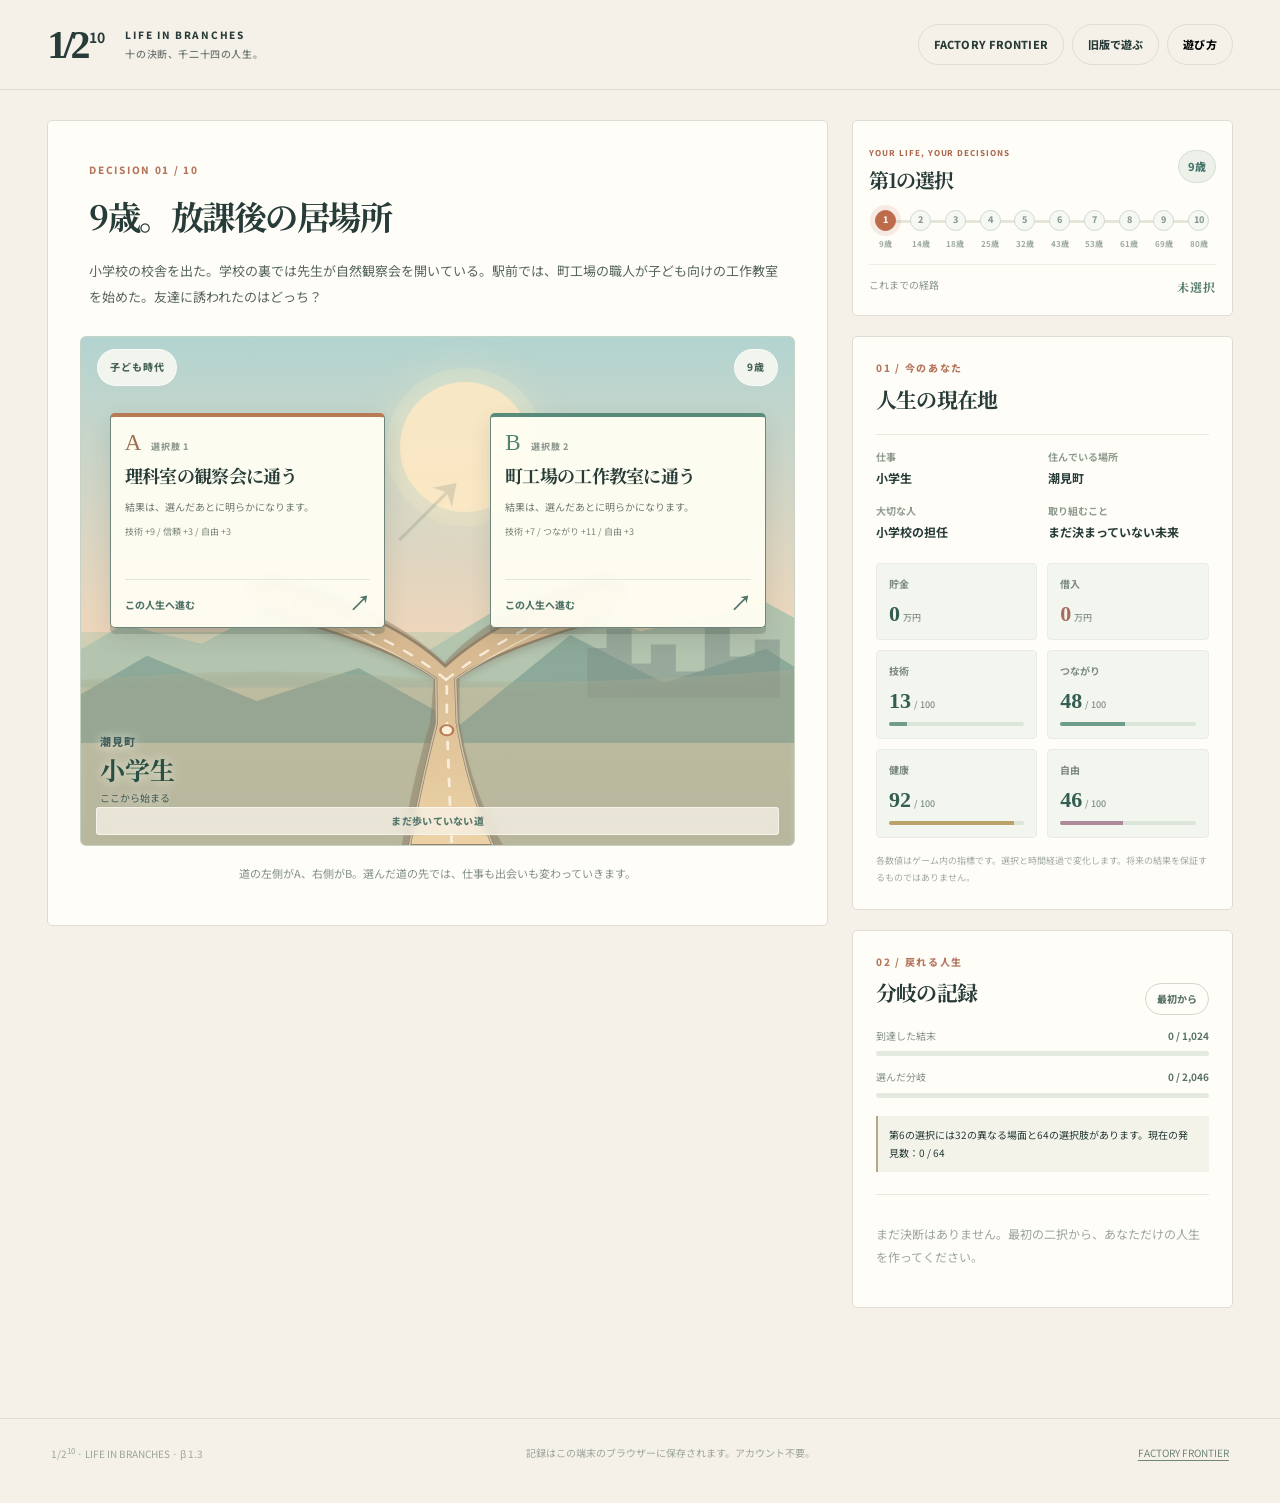
<file: games/one-of-1024/version-1-3.html>
<!doctype html>
<html lang="ja"><head><meta charset="utf-8"><meta name="viewport" content="width=device-width, initial-scale=1">
<meta name="theme-color" content="#f5f1e9"><meta name="description" content="十の決断。千二十四の人生。選んだ道が次の出来事を変える、やり直せる人生分岐ゲーム。">
<title>1/2¹⁰ | 人生の分岐</title><link rel="stylesheet" href="./style.css?v=1.3"></head>
<body>
<header class="sitehead">
 <a class="brand" href="./" aria-label="1/2の10乗 ホーム"><span class="brand-number">1/2<sup>10</sup></span><span class="brand-sub">LIFE IN BRANCHES <small>十の決断、千二十四の人生。</small></span></a>
 <nav class="head-actions" aria-label="ナビゲーション">
  <a href="../../" class="navlink">FACTORY FRONTIER</a>
  <a href="./classic.html" class="navlink legacy">旧版で遊ぶ</a>
  <button type="button" class="navlink" id="help">遊び方</button>
 </nav>
</header>
<main>
<section class="welcome-wrap" id="welcome">
 <div class="welcome-copy">
  <span class="eyebrow"><span class="eyebrow-line"></span> A LIFE YOU HAVEN'T LIVED</span>
  <h1>違う道を選んだら、<br><em>違う人生</em>が待っている。</h1>
  <p class="lead">9歳、最初の二択。そこから先は、あなたの決断によって仕事も、仲間も、次に起きる事件も変わっていく。</p>
  <p class="welcome-desc">同じ二択は二度と戻ってこない。10回の選択は一度も合流することなく、1,024の終点へ。人生を終えたら、好きな分岐点まで戻って別の道を試せる。</p>
  <div class="welcome-actions"><button id="startButton" class="primary-button"><span>人生を始める</span><span>↗</span></button><button id="resume" class="secondary-button hidden">前の続きから</button></div>
  <div class="welcome-facts"><div><b>10</b><span>回の決断</span></div><div><b>1,024</b><span>異なる経路</span></div><div><b>64</b><span>第6回目の選択肢</span></div></div>
  <p class="hint">β版：序盤の個別シナリオと、後半の履歴に基づくイベントを試験実装しています。完全無料・ログイン不要。</p>
 </div>
 <div class="welcome-art" aria-hidden="true">
   <div class="art-top"><span>YOUR LIFE IS NOT A STRAIGHT LINE</span><span>01 — 1024</span></div>
   <svg class="branch-illustration" viewBox="0 0 600 540" preserveAspectRatio="xMidYMid meet"><defs>
    <linearGradient id="wire" x1="0" x2="1"><stop stop-color="#c7a17a"/><stop offset="1" stop-color="#71988d"/></linearGradient>
   </defs>
   <path d="M70 270 H140 M140 270 L220 145 M140 270 L220 395 M220 145 L318 76 M220 145 L318 205 M220 395 L318 330 M220 395 L318 466" class="trunk"/>
   <path d="M318 76 L408 43 M318 76 L408 108 M318 205 L408 172 M318 205 L408 237 M318 330 L408 301 M318 330 L408 366 M318 466 L408 430 M318 466 L408 495" class="twig"/>
   <g class="art-nodes"><circle cx="140" cy="270" r="11"/><circle cx="220" cy="145" r="8"/><circle cx="220" cy="395" r="8"/>
   <circle cx="318" cy="76" r="7"/><circle cx="318" cy="205" r="7"/><circle cx="318" cy="330" r="7"/><circle cx="318" cy="466" r="7"/>
   <circle cx="408" cy="43" r="5"/><circle cx="408" cy="108" r="5"/><circle cx="408" cy="172" r="5"/><circle cx="408" cy="237" r="5"/><circle cx="408" cy="301" r="5"/><circle cx="408" cy="366" r="5"/><circle cx="408" cy="430" r="5"/><circle cx="408" cy="495" r="5"/></g>
   <path d="M140 270 L220 145 L318 76 L408 43 L500 27" class="active-wire"/><circle cx="500" cy="27" r="6" class="active-node"/>
   <g fill="currentColor" class="art-labels"><text x="67" y="249">START</text><text x="215" y="117">A</text><text x="218" y="420">B</text><text x="460" y="270">AND ON</text><text x="460" y="289">AND ON…</text></g>
   </svg>
   <div class="art-bottom"><span>ONE CHOICE CHANGES THE NEXT.</span><span>∞</span></div>
 </div>
</section>
<section id="gameContent" class="game-layout hidden">
  <div class="game-main">
   <section class="story" id="story" aria-label="人生の選択">
     <div class="story-overline" id="decisionNumber">DECISION 01 / 10</div>
     <h2 id="sceneTitle">9歳。放課後の居場所</h2>
     <p id="sceneStory">次に進む道を選ぼう。</p>
     <div class="world-scene" id="scene" data-zone="coast">
      <div class="scene-aura"></div>
      <div class="life-landscape"><div class="life-sun"></div><div class="life-hill back"></div><div class="life-hill front"></div><div class="life-city"></div></div>
      <svg class="life-road" viewBox="0 0 900 620" preserveAspectRatio="none" aria-hidden="true">
       <defs><linearGradient id="lifeRoadFill" x1="0" x2="0" y1="1" y2="0"><stop stop-color="#ecd2a6"/><stop offset="1" stop-color="#cfb18a"/></linearGradient></defs>
       <path class="road-ground" d="M0 362 Q210 338 401 357 T900 345 L900 620 L0 620Z"/>
       <path class="road-shadow" d="M405 620 Q419 515 441 428 L446 354 Q382 294 235 255 L208 210 L242 196 Q389 251 459 334 Q524 245 664 193 L691 209 L658 258 Q522 302 478 356 L478 428 Q493 535 533 620Z"/>
       <path class="road-floor" d="M415 620 Q430 520 449 429 L448 359 Q389 308 241 258 L212 219 L242 209 Q396 262 460 340 Q528 263 657 209 L685 222 L654 269 Q527 313 473 360 L475 429 Q489 531 520 620Z"/>
       <path class="road-dash" d="M468 615 Q464 500 462 423 L462 362"/>
       <path id="roadChoiceA" class="road-arm" d="M461 361 Q385 282 228 226"/>
       <path id="roadChoiceB" class="road-arm" d="M461 361 Q545 280 668 223"/>
       <path class="road-trim" d="M415 620 Q430 520 449 429 L448 359 Q389 308 212 219"/>
       <path class="road-trim" d="M520 620 Q489 531 475 429 L473 360 Q527 313 685 222"/>
       <circle class="road-marker" cx="462" cy="440" r="8"/>
      </svg>
      <div class="scene-symbol" id="sceneSymbol" aria-hidden="true">↗</div>
      <div class="scene-top"><span class="scene-label" id="sceneTrack">子ども時代</span><span class="scene-age" id="sceneYears">9歳</span></div>
      <div class="scene-caption"><span id="scenePlace">潮見町</span><strong id="sceneJob">小学生</strong><small id="sceneLog">ここから始まる</small></div>
      <div id="roadJourney" class="road-journey" aria-label="これまでの道">まだ歩いていない道</div>
     <div id="decisions">
      <div class="choice-grid">
       <button type="button" class="choice-button choice-a" id="option0">
         <span class="choice-letter">A <span>選択肢 1</span></span>
         <strong class="choice-headline">観察会に参加</strong>
         <span class="choice-details"></span>
         <span class="choice-effects"></span>
         <span class="choice-arrow">この人生へ進む <b>↗</b></span>
       </button>
       <button type="button" class="choice-button choice-b" id="option1">
         <span class="choice-letter">B <span>選択肢 2</span></span>
         <strong class="choice-headline">工作教室へ行く</strong>
         <span class="choice-details"></span>
         <span class="choice-effects"></span>
         <span class="choice-arrow">この人生へ進む <b>↗</b></span>
       </button>
      </div>

     </div>
     </div> <!-- /road scene -->
     <p id="decisionHint" class="decision-hint">AまたはBで進む。後から別の道を選ぶこともできる。</p>
     <div id="notice" class="outcome hidden" role="status" aria-live="polite"></div>
     <div class="ending hidden" id="ending">
       <div class="ending-mark">THE LIFE YOU LIVED <span>✦</span></div>
       <h3 id="endingTitle">あなたが選んだ人生</h3><div class="ending-code" id="endingCode">LIFE #AAAAAAAAAA</div>
       <p id="endingBody"></p>
       <div class="ending-grid" id="endSnapshot"></div>
       <div id="comparison" class="comparison"></div>
       <div class="ending-actions"><button class="primary-button" type="button" id="playAgain"><span>別の人生をやり直す</span><span>↗</span></button><button class="secondary-button" type="button" id="compareBtn">選択の履歴を見る</button></div>
     </div>
   </section>
  </div>
  <aside class="life-aside" aria-label="人生の記録">
   <div class="progress-panel">
    <div class="progress-header"><div><span class="eyebrow small">YOUR LIFE, YOUR DECISIONS</span><h2 id="turnCount">第1の選択</h2></div><span id="ageVal" class="age-badge">18歳</span></div>
    <div class="steps-shell"><div class="steps-track"><div id="stepProgress" class="steps-progress"></div></div><div id="stepDots" class="steps-dots"></div></div>
    <div class="route-code"><span>これまでの経路</span><b id="currentRoute">未選択</b></div>
   </div>
   

   <div class="aside-box status-box">
    <div class="aside-kicker">01 / 今のあなた</div><h2>人生の現在地</h2>
    <div class="identity">
      <div><span>仕事</span><b id="jobVal">高校卒業</b></div><div><span>住んでいる場所</span><b id="cityVal">潮見町</b></div>
      <div><span>大切な人</span><b id="mentorVal">幼なじみの遥</b></div><div><span>取り組むこと</span><b id="projectVal">これからの人生</b></div>
    </div><div id="statGrid" class="stats-grid"></div>
    <p class="aside-note">各数値はゲーム内の指標です。選択と時間経過で変化します。将来の結果を保証するものではありません。</p>
   </div>
   <div class="aside-box history-box">
    <div class="aside-kicker">02 / 戻れる人生</div><div class="aside-title-row"><h2>分岐の記録</h2><button id="reset" type="button" class="small-button">最初から</button></div>
    <div class="progress-pair"><div class="progress-label"><span>到達した結末</span><b id="endCount">0 / 1,024</b></div><div class="mini-progress"><div id="endFill"></div></div></div>
    <div class="progress-pair"><div class="progress-label"><span>選んだ分岐</span><b id="edgeCount">0 / 2,046</b></div><div class="mini-progress"><div id="edgeFill"></div></div></div>
    <p class="step6-note" id="step6Note"></p>
    <div class="history-list" id="history"></div>
   </div>
  </aside>
</section>
</main>
<footer class="sitefoot"><span>1/2<sup>10</sup> · LIFE IN BRANCHES · β 1.3</span><span>記録はこの端末のブラウザーに保存されます。アカウント不要。</span><a href="../../">FACTORY FRONTIER</a></footer>
<dialog id="helpDialog" class="help-dialog"><h2>遊び方</h2><p>人生は9歳から始まり、10回の重要な決断で分岐します。毎回AかBのどちらかを選んでください。</p><p>同じ段階でも、それまで選んだ道が違えば、仕事・出会い・出来事が変わります。どの人生も別の人生とは合流しません。</p><p>右の「分岐の記録」から過去の決断へ戻れます。発見した結末は消えません。キーボードの <kbd>1</kbd> / <kbd>2</kbd> または <kbd>A</kbd> / <kbd>B</kbd> でも選択できます。</p><p>初期試作では最初の6段階を個別に作り、その後は状態と履歴に合わせて事件を発生させています。</p><button id="helpClose" type="button" class="primary-button">閉じる</button></dialog>
<script src="./data.js?v=1.3"></script><script src="./story-v2.js?v=1.3"></script><script src="./late-variants.js?v=1.3"></script><script src="./app.js?v=1.3"></script>
</body></html>
</file>
<file: games/one-of-1024/life-ui.css>
:root{--paper:#f7f4eb;--card:#fffdf7;--ink:#30483d;--muted:#748074;--line:#dedfd0;--green:#537964;--sage:#e4eadc;--rust:#ac6b50;--serif:Georgia,'Yu Mincho','Hiragino Mincho ProN',serif;--sans:'Hiragino Kaku Gothic ProN','Yu Gothic',Meiryo,sans-serif}
*{box-sizing:border-box}html{scroll-behavior:smooth}body{margin:0;background:var(--paper);color:var(--ink);font:14px/1.7 var(--sans);-webkit-font-smoothing:antialiased}button,a{-webkit-tap-highlight-color:transparent}button{font:inherit;cursor:pointer}button:disabled{cursor:default;opacity:.45}button:focus-visible,a:focus-visible{outline:3px solid #b47d51;outline-offset:4px}a{color:inherit;text-decoration:none}button{color:var(--ink)}.hidden,[hidden]{display:none!important}
.topbar{max-width:1260px;margin:auto;min-height:92px;padding:22px 40px;display:flex;align-items:center;justify-content:space-between;gap:20px;border-bottom:1px solid var(--line)}.brand{display:flex;gap:13px;align-items:center}.brand-mark{font-family:Georgia,serif;font-weight:bold;font-size:25px;letter-spacing:-1px}.brand-detail{font-size:10px;line-height:1.6;color:var(--muted);border-left:1px solid var(--line);padding-left:14px}.brand-detail small{display:block;font-size:9px}.brand-icon{display:grid;grid-template-columns:9px 9px;gap:3px;transform:rotate(-8deg)}.brand-icon i{width:9px;height:9px;background:#83a17e}.brand-icon i:nth-child(2){background:#d4bd8d}.brand-icon i:nth-child(3){background:#b98265}.nav{display:flex;gap:8px;align-items:center}.nav-item{border:1px solid var(--line);border-radius:20px;background:transparent;padding:7px 13px;font-size:11px}.nav-item:hover{background:var(--sage)}
.layout{max-width:1260px;margin:auto;padding:30px 40px 45px;display:grid;grid-template-columns:minmax(0,1fr) 310px;gap:28px;align-items:start}.play{min-width:0}.play-top{display:flex;align-items:end;justify-content:space-between;gap:12px;margin-bottom:22px}.eyebrow{font-size:11px;letter-spacing:.1em;color:var(--muted)}h1{font-family:var(--serif);font-weight:600;font-size:29px;letter-spacing:.025em;line-height:1.4;margin:7px 0 0}.count{white-space:nowrap;font-family:Georgia,serif;font-size:14px;color:var(--green);border-bottom:2px solid #a0b494;padding:5px 3px}.stage{border:1px solid #c8d0bd;border-radius:16px;overflow:hidden;background:var(--card);box-shadow:0 14px 36px #354f3c08;position:relative;isolation:isolate}
.stage-info{display:flex;align-items:center;justify-content:space-between;gap:14px;padding:14px 25px 11px;background:#edf0e2}.stage-date{display:flex;align-items:baseline;gap:6px}.stage-date span{font-family:Georgia,serif;font-size:36px;line-height:1}.stage-date small{font-size:11px}.stage-place{text-align:right;display:flex;flex-direction:column}.stage-place strong{font-size:13px;font-weight:600}.stage-place span{font-size:10px;color:var(--muted)}
.walker-scene{height:260px;position:relative;background:#c0d0a1;overflow:hidden}.walker-road{width:100%;height:100%;display:block}.road-fork{fill:none;stroke:#b29264;stroke-width:2;stroke-dasharray:2 8;opacity:0}.road-fork.chosen{stroke:#a77b4d;stroke-width:2;stroke-dasharray:4 6;opacity:.65}#walkerPixels{image-rendering:pixelated}.season-label{position:absolute;right:16px;top:12px;bottom:auto;padding:3px 9px;border-radius:12px;font-size:10px;background:#f9f5e8cd;color:#5e7860}.avatar-ribbon{display:flex;align-items:center;justify-content:space-between;gap:8px;background:#edf0e2;padding:10px 24px;border-bottom:1px solid #dce1ce;font-size:11px}.avatar-caption{font-weight:700;letter-spacing:.03em}.avatar-caption:before{content:'';display:inline-block;width:5px;height:5px;margin:0 7px 2px 0;background:#789676}.avatar-ribbon #routeHint{font-size:10px;color:#73806b}.pixel-clouds{animation:cloudDrift 22s ease-in-out infinite alternate}@keyframes cloudDrift{to{transform:translateX(12px)}}
.travel{padding:25px 30px 19px;min-height:306px}.scene-meta{display:flex;justify-content:space-between;align-items:center;gap:12px}.travel-kicker{color:var(--rust);font-size:11px;font-weight:700;letter-spacing:.05em}.beat-count{font-size:10px;color:var(--muted);font-family:Georgia,serif}.beat-track{display:flex;gap:5px;margin-top:10px}.beat-dot{height:4px;border-radius:4px;flex:1;background:#e5e6da}.beat-dot.done{background:#adba9c}.beat-dot.current{background:var(--rust)}.travel h2{font-family:var(--serif);font-size:25px;font-weight:600;line-height:1.55;margin:19px 0 15px;letter-spacing:.02em}.travel p,.fork-question{font-size:14px;line-height:2.1;white-space:pre-line;letter-spacing:.025em;margin:0;color:#45594b}.travel-bottom{display:flex;align-items:center;justify-content:space-between;gap:12px;margin-top:24px;padding-top:17px;border-top:1px solid var(--line)}.primary{border:1px solid var(--green);border-radius:7px;background:var(--green);color:#fff9e9;padding:11px 20px;min-height:44px;font-size:12px;font-weight:600;box-shadow:0 3px 0 #3f5e4c}.primary:hover{background:#436852}.text-button,.skip{border:0;background:none;color:var(--muted);font-size:11px;padding:9px 0;min-height:40px}.skip{display:block;margin:6px auto 0;font-size:10px;text-decoration:underline;text-underline-offset:4px}.text-button:hover,.skip:hover{color:var(--ink)}
.scene-person{display:flex;align-items:center;gap:11px;padding:9px 13px;margin-top:18px;border:1px solid #e0dfd0;border-radius:8px;background:#f4f1e6;text-align:left;width:100%;font-size:12px}.scene-person svg{height:39px;width:39px;background:#dddcc4;border-radius:6px;flex-shrink:0}.scene-person strong{display:block;font-size:12px}.scene-person small{display:block;font-size:10px;color:var(--muted)}.scene-person:after{content:'紹介を見る →';margin-left:auto;font-size:10px;white-space:nowrap;color:var(--green)}
.fork{display:grid;grid-template-columns:1fr 1fr;gap:12px 16px;padding:26px 28px 25px}.fork-caption{grid-row:1;grid-column:1/-1;color:var(--rust);font-size:11px;letter-spacing:.1em}.fork-head{grid-row:2;grid-column:1/-1;font-family:var(--serif);font-size:23px;font-weight:600;line-height:1.55;margin:0}.fork-question{grid-row:3;grid-column:1/-1;margin:2px 0 5px}.fork .scene-person{grid-row:4;grid-column:1/-1;margin:0 0 7px}.fork-card{grid-row:5;display:flex;flex-direction:column;gap:12px;align-items:flex-start;text-align:left;background:#fbf8ed;border:1px solid #d3d6c4;border-top:3px solid #bc8967;border-radius:8px;padding:17px;min-height:204px;transition:transform .15s,box-shadow .15s,background .15s}.fork-card.right{border-top-color:#799a80}.fork-card:hover{transform:translateY(-3px);box-shadow:0 6px 18px #4f604215;background:#fffdf5}.fork-index{font-family:Georgia,serif;font-size:16px;color:#a56d50;display:flex;align-items:center;gap:9px}.fork-index span{font-family:var(--sans);font-size:10px;color:var(--muted)}.right .fork-index{color:#5c8065}.fork-card strong{font-family:var(--sans);font-size:14px;font-weight:600;line-height:1.6}.fork-desc{font-size:12px;line-height:1.8;color:#738071}.fork-arrow{margin-top:auto;font-size:11px;color:var(--green);border-top:1px solid #e0e2d3;padding-top:11px;width:100%}.stage.walking .fork-card{opacity:.5;pointer-events:none}.road-footer{border-top:1px dashed #dce0d0;color:#77816f;padding:12px 25px;font-size:10px;background:#f5f5eb;white-space:normal;line-height:1.7}
.understage{margin-top:15px}.understory{display:none}.play-control{display:flex;justify-content:flex-end;flex-wrap:wrap;align-items:center;gap:9px}.speed-btn,.sound-free{border:1px solid var(--line);background:#f6f4e9;border-radius:6px;min-height:38px;padding:8px 13px;font-size:10px;color:#6c7b6b}.speed-btn[aria-pressed=true]{background:#e6ebda;color:#496848}.sound-free{border:0;background:none;color:#9c7964}.speed-btn:hover{background:#e8ecdd}
.sidebar{padding-top:76px;min-width:0}.sidebar-tabs{display:flex;border-bottom:1px solid #cbd4c2;margin-bottom:18px;gap:0}.sidebar-tabs button{flex:1;border:0;border-bottom:2px solid transparent;background:none;color:#8a9182;padding:11px 5px;font-size:11px}.sidebar-tabs button[aria-selected=true]{color:var(--green);border-bottom-color:var(--green);font-weight:bold}.panel{padding:21px 22px;border:1px solid var(--line);border-radius:11px;background:#fffdf6}.panel-kicker{font-size:10px;color:#9a9e8d;letter-spacing:.11em}.panel-title{display:flex;justify-content:space-between;gap:8px;align-items:center;margin:7px 0 20px}.panel h2{font-family:var(--serif);font-size:21px;font-weight:600;margin:6px 0 15px}.panel-title h2{margin:0}.panel-age,.found{font-size:10px;color:#729072;background:#eef1e4;padding:4px 9px;border-radius:14px;white-space:nowrap}.identity{display:grid;grid-template-columns:1fr 1fr;gap:17px 10px;padding-bottom:20px;border-bottom:1px solid var(--line)}.identity span{display:block;font-size:10px;color:#919989;margin-bottom:4px}.identity strong{display:block;font-size:12px;font-weight:600;line-height:1.6}.vitals{padding-top:17px}.vital{margin-bottom:15px}.vital-head{display:flex;justify-content:space-between;align-items:baseline;gap:6px;font-size:11px}.vital-head span{color:#87917f}.vital-head b{font-weight:600;text-align:right;font-size:11px}.vital-bar{height:4px;border-radius:3px;background:#e6eadc;margin-top:7px;overflow:hidden}.vital-bar i{display:block;width:0;height:100%;background:#8aa885;transition:width .3s}.vital:nth-child(2) i{background:#7c9d97}.vital:nth-child(3) i{background:#bea477}.life-snapshot{background:#f2f3e8;color:#8b937f;padding:12px;font-size:11px;margin-top:16px;border-left:2px solid #c8d3b7}.people-shortcut{display:flex;align-items:center;gap:9px;padding:10px;border:1px solid #e3e2d4;border-radius:7px;background:none;width:100%;font-size:11px;text-align:left}.people-shortcut svg{width:36px;height:36px;background:#e5dec6;border-radius:5px}.people-shortcut small{display:block;color:var(--muted);font-size:10px}
.cast-card{margin-top:14px}.cast-top{display:flex;align-items:center;gap:12px;padding-bottom:17px;border-bottom:1px solid var(--line)}.cast-top svg{width:64px;height:64px;background:#e5dec6;border-radius:10px}.cast-top h3{margin:0;font-size:20px}.cast-top small{font-size:11px;color:#8a8f7c}.cast-tag{display:inline-block;font-size:10px;color:#678566;background:#edf1e3;border-radius:10px;padding:3px 9px;margin-top:6px}.cast-card dl{font-size:11px;margin:17px 0}.cast-card dt{color:#98a08e;margin-top:12px}.cast-card dd{margin:3px 0 0;font-size:12px}.cast-card p{font-size:12px;line-height:1.9;color:#73816d}.cast-recollection{border-left:2px solid #c9d4b8;padding-left:12px}.empty{font-size:12px;color:#8e9685;line-height:2}
.journey-sub{font-size:11px;color:#949c88;margin:0 0 17px}.thread{display:flex;gap:3px;justify-content:space-between;margin-bottom:23px}.thread-node{padding:0;border:0;background:none;display:flex;flex-direction:column;gap:5px;align-items:center;flex:1;min-width:0}.thread-node b{display:grid;place-items:center;border-radius:50%;border:1px solid #dce0d0;width:21px;height:21px;font:11px Georgia,serif;color:#97a18b;background:#f7f7ed}.thread-node small{font-size:8px;color:#919a85;white-space:nowrap}.thread-node.done b{background:#8ca789;color:white;border-color:transparent}.thread-node.active b{background:#b78262;color:white;border-color:transparent}.thread-node:disabled{opacity:1}.chapters{max-height:560px;overflow:auto;padding-right:7px;scrollbar-width:thin;scrollbar-color:#ced7bf transparent}.chapter{display:grid;grid-template-columns:37px 1fr;gap:10px;padding:14px 0;border-top:1px solid #e8e8db}.chapter-age{font-size:10px;color:#ad7f60}.chapter strong{display:block;font-size:11px;font-weight:600}.chapter p{font-size:10px;line-height:1.9;color:#929985;margin:7px 0;white-space:pre-line}.chapter.meeting{background:#f2f3e7}.chapter.meeting strong{color:#6b8c66}
.collection{margin-top:16px}.collection p{font-size:11px;color:#8c9582}.compare{font-size:11px}.compare-names{display:grid;grid-template-columns:1fr 1fr;gap:12px}.compare-names div{background:#f1f3e8;padding:10px}.compare-names small{display:block;color:#8c9b80;font-size:9px}.compare-names strong{font-size:11px;line-height:1.7;display:block}.compare-values>div{display:flex;justify-content:space-between;gap:12px;margin:14px 0;font-size:10px}.compare-values span{color:#87927c}.compare-turns{max-height:260px;overflow:auto}.ending{padding:30px}.ending-eyebrow{font:11px Georgia,serif;letter-spacing:.14em;color:var(--rust)}.ending h2{font-family:var(--serif);font-size:27px;line-height:1.6;font-weight:600}.ending p{font-size:13px;line-height:2.1;white-space:pre-line;color:#66755e}.ending-actions{display:flex;flex-wrap:wrap;gap:12px;margin-top:25px}.ghost{border:1px solid #aebc9e;background:none;border-radius:7px;padding:11px 16px;font-size:12px}.footer{max-width:1260px;margin:auto;border-top:1px solid var(--line);padding:22px 40px 35px;display:flex;justify-content:space-between;gap:12px;color:#99a08e;font-size:10px}.footer small{font-size:9px;margin-left:8px}.footer a{text-decoration:underline;text-underline-offset:3px}dialog{max-width:500px;width:90%;border:1px solid #cbd1ba;border-radius:13px;background:var(--card);padding:28px;color:var(--ink)}dialog::backdrop{background:#314b3c66;backdrop-filter:blur(3px)}dialog h2{font-family:var(--serif)}dialog p{font-size:13px;line-height:2}
@media(min-width:1350px){.layout{grid-template-columns:minmax(0,1fr) 330px}}
@media(max-width:1000px){.layout{padding:25px;gap:20px;grid-template-columns:minmax(0,1fr) 280px}.topbar{padding:20px 25px}.panel{padding:17px}.travel{padding:22px}.fork{padding:22px;gap:12px}.fork-card{padding:13px}.walker-scene{height:235px}h1{font-size:24px}.parent-link{display:none}.sidebar{padding-top:68px}}
@media(max-width:780px){.layout{grid-template-columns:1fr;max-width:640px;padding:20px}.topbar{padding:17px 20px;min-height:76px}.sidebar{padding-top:0}.sidebar-tabs{margin-bottom:12px}.panel{padding:22px}.sidebar-tabs button{padding:13px 6px;font-size:12px}.play-top{margin-bottom:17px}.brand-detail{display:none}.brand-mark{font-size:23px}.walker-scene{height:240px}.footer{padding:20px;flex-wrap:wrap}.collection{margin-top:14px}}
@media(max-width:440px){.topbar{padding:16px}.brand{gap:9px}.brand-mark{font-size:21px}.brand-icon{grid-template-columns:7px 7px;gap:2px}.brand-icon i{width:7px;height:7px}.nav{gap:5px}.nav-item{padding:6px 9px;font-size:10px}.layout{padding:18px 13px 30px;gap:24px}h1{font-size:23px;letter-spacing:0}.eyebrow{font-size:10px;letter-spacing:.035em}.count{font-size:12px}.stage{border-radius:12px}.stage-info{padding:13px 17px 10px}.stage-date span{font-size:31px}.stage-place strong{font-size:12px}.walker-scene{height:200px}.avatar-ribbon{padding:9px 15px}.avatar-caption{font-size:10px}#routeHint{max-width:115px;text-align:right;font-size:9px!important}.travel{padding:21px 20px 13px;min-height:310px}.travel h2{font-size:22px;margin:16px 0 13px}.travel p,.fork-question{font-size:13px;line-height:2.05}.travel-bottom{margin-top:20px;gap:10px}.primary{font-size:11px;padding:10px 15px}.fork{padding:20px 17px;gap:12px}.fork-head{font-size:21px}.fork-card{padding:13px 11px;gap:10px;min-height:215px}.fork-card strong{font-size:13px}.fork-desc{font-size:11px}.scene-person:after{font-size:9px}.scene-person{padding:8px 10px;gap:9px}.scene-person small{font-size:9px}.road-footer{padding:11px 17px;font-size:9px}.play-control{justify-content:space-between;gap:4px}.speed-btn,.sound-free{font-size:10px;padding:7px 10px}.ending{padding:23px}.ending h2{font-size:24px}}
@media(prefers-reduced-motion:reduce){html{scroll-behavior:auto}*,*:before,*:after{animation:none!important;transition:none!important}}

.fork-landscape{display:none}.forking .fork-landscape{display:block}.forking .road-fork{opacity:.35;stroke-dasharray:3 10}.forking #routeLeft{stroke:#a87552}.forking #routeRight{stroke:#60886c}.forking .road-fork.chosen{opacity:1;stroke-width:4;stroke-dasharray:0}.forking .season-label{display:none}
/* End-of-life route atlas */
.life-review{margin-top:32px;padding-top:30px;border-top:1px solid #d9ddcc}.review-kicker{font-size:10px;letter-spacing:.16em;color:#8b775e}.review-heading h3{font-family:serif;font-size:25px;font-weight:500;line-height:1.5;margin:12px 0}.review-heading p,.review-instruction{font-size:12px!important;line-height:1.9!important;color:#778171}.review-tree{margin:22px 0 14px;padding:14px 10px;background:#edf0e3;border:1px solid #dbe0ce;border-radius:10px}.review-tree svg{width:100%;height:220px;display:block}.review-tree figcaption{display:flex;justify-content:space-between;gap:8px;font-size:10px;padding:10px 4px 0;color:#6d7964}.review-tree i{display:inline-block;width:16px;height:3px;background:#a9693f;margin-right:5px;vertical-align:middle}.review-jumps{display:grid;grid-template-columns:repeat(10,minmax(0,1fr));gap:4px;margin:18px 0}.review-jumps button{border:1px solid #d9d8c4;background:#f6f1e3;color:#875c3e;border-radius:5px;padding:7px 2px;cursor:pointer;display:grid;gap:4px}.review-jumps small{font-size:9px;color:#7c806d}.review-jumps b{font-family:serif;font-size:15px}.review-turn{border-bottom:1px solid #e0e1d1}.review-turn summary{display:flex;align-items:center;gap:10px;cursor:pointer;list-style:none;padding:4px 0;min-height:76px}.review-turn summary::-webkit-details-marker{display:none}.review-branch{width:58px;height:76px;flex:none}.review-turn-copy{display:grid;gap:5px}.review-turn-copy small{font-size:10px;color:#9a7859}.review-turn-copy strong{font-size:14px;line-height:1.65;font-weight:500}.review-expand{margin-left:auto;font-size:16px;color:#8b947b}.review-turn[open] .review-expand{transform:rotate(45deg)}.review-memory{padding:0 6px 22px 68px;font-size:12px;line-height:1.95}.review-memory p{font-size:12px;line-height:1.95}.review-question{color:#73806b}.review-options{display:grid;grid-template-columns:1fr 1fr;gap:9px;margin:16px 0}.review-options>div{padding:12px;background:#eeeee4;border:1px solid #dedfce;border-radius:6px}.review-options .review-picked{background:#f2e7d5;border-color:#c6a983}.review-options small{display:block;color:#87745e;font-size:10px;margin-bottom:5px}.review-options strong{font-size:12px;font-weight:500}.review-days{border-left:2px solid #bec9ad;padding-left:14px;margin-top:18px;color:#6a7867}.review-days>small{font-size:10px;letter-spacing:.1em}.review-days b{font-weight:500;color:#4d6358}.review-last{text-align:center;font-family:serif;font-size:15px!important;line-height:2!important;padding:22px 0;color:#6d7864}.ending-actions{margin-top:24px}.review-jumps button:focus-visible,.review-turn summary:focus-visible{outline:2px solid #a9693f;outline-offset:3px}@media(max-width:600px){.review-heading h3{font-size:21px}.review-memory{padding-left:8px}.review-branch{width:40px}.review-turn-copy strong{font-size:13px}.review-tree{padding:12px 3px}.review-tree figcaption{font-size:9px}.review-jumps{gap:3px}.review-jumps small{font-size:8px}.review-options{gap:7px}.review-options>div{padding:9px}}
</file>
<file: games/one-of-1024/style.css>
@import url('https://fonts.googleapis.com/css2?family=Noto+Sans+JP:wght@400;500;600;700;800&family=Noto+Serif+JP:wght@500;600;700&display=swap');
:root{--bg:#f5f1e9;--paper:#fffdf8;--ink:#273b38;--muted:#6d7772;--line:#deddd3;--accent:#bd6b4b;--accent-dark:#955138;--green:#377b6d;--subtle:#edf0e7;--serif:'Noto Serif JP',YuMincho,serif;--sans:'Noto Sans JP',-apple-system,BlinkMacSystemFont,'Segoe UI',sans-serif}
*{box-sizing:border-box}html{scroll-behavior:smooth}body{margin:0;background:var(--bg);font-family:var(--sans);color:var(--ink);font-size:14px;line-height:1.65}
button,a{font:inherit}button{cursor:pointer}button:disabled{cursor:default}button:focus-visible,a:focus-visible{outline:3px solid #d98a48;outline-offset:3px}a{color:inherit;text-decoration:none}
.hidden{display:none!important}.sitehead{max-width:1700px;margin:auto;padding:18px clamp(18px,3.7vw,64px);min-height:90px;display:flex;align-items:center;justify-content:space-between;gap:16px;border-bottom:1px solid var(--line)}
.brand{display:flex;align-items:center;gap:20px}.brand-number{font-family:Georgia,'Times New Roman',serif;font-weight:700;font-size:40px;letter-spacing:-4px;white-space:nowrap;line-height:1}.brand-number sup{font-family:var(--sans);font-size:14px;letter-spacing:0;vertical-align:super;margin-left:3px}
.brand-sub{font-size:10px;letter-spacing:.17em;font-weight:800}.brand-sub small{display:block;font-size:10px;letter-spacing:.06em;margin-top:2px;color:var(--muted);font-weight:500}
.head-actions{display:flex;align-items:center;gap:8px}.navlink{padding:10px 15px;border:1px solid var(--line);background:none;border-radius:22px;font-size:11px;font-weight:800;letter-spacing:.01em;white-space:nowrap}.navlink:hover,.small-button:hover,.secondary-button:hover{background:#e9e9dc}
.welcome-wrap{max-width:1700px;margin:0 auto;padding:clamp(36px,6vw,82px) clamp(18px,4.8vw,80px) 80px;min-height:min(790px,calc(100vh - 165px));display:grid;grid-template-columns:1.05fr .95fr;gap:clamp(30px,5vw,90px);align-items:center}
.welcome-copy{max-width:650px}.eyebrow{display:inline-flex;align-items:center;gap:11px;text-transform:uppercase;letter-spacing:.16em;color:#ad694d;font-size:10px;font-weight:800}.eyebrow-line{width:36px;height:2px;background:#c17a5b}.eyebrow.small{font-size:9px;letter-spacing:.12em}
.welcome-copy h1{font-family:var(--serif);font-size:clamp(32px,3.6vw,57px);line-height:1.56;letter-spacing:-.055em;font-weight:600;margin:26px 0 25px}.welcome-copy h1 em{font-style:normal;color:#b85e43}
.lead{font-size:clamp(14px,1.15vw,17px);font-family:var(--serif);font-weight:600;line-height:2.05;margin:0 0 18px}.welcome-desc{color:#66736d;font-size:13px;max-width:570px;line-height:2.15;margin:0 0 31px}
.welcome-actions{display:flex;gap:10px;flex-wrap:wrap}.primary-button,.secondary-button{min-height:52px;display:inline-flex;justify-content:space-between;align-items:center;gap:28px;padding:13px 23px;border-radius:5px;font-size:12px;font-weight:800;box-shadow:0 3px 0 #9d4a36;transition:transform .15s,box-shadow .15s}
.primary-button{background:var(--accent);border:1px solid #a85a43;color:#fff;min-width:218px}.primary-button:hover{background:#ad593c;transform:translateY(-2px);box-shadow:0 5px 0 #9d4a36}.primary-button:active{transform:translateY(2px);box-shadow:0 1px 0 #9d4a36}
.secondary-button{background:transparent;color:var(--ink);border:1px solid #c4c6bb;box-shadow:none;min-width:130px}
.welcome-facts{display:flex;gap:29px;flex-wrap:wrap;margin:40px 0 19px;padding-top:24px;border-top:1px solid #dad7ce}.welcome-facts div{display:flex;flex-direction:column;gap:1px}.welcome-facts b{font-family:Georgia,serif;font-size:33px;line-height:1.05;font-weight:500;color:#36564e;letter-spacing:-.05em}.welcome-facts span{font-size:10px;letter-spacing:.04em;color:var(--muted);font-weight:700}
.hint{font-size:10px;line-height:1.85;color:#929b95;margin:14px 0 0}
.welcome-art{position:relative;min-height:580px;background:linear-gradient(145deg,#e4e9dd,#d2dcd3 54%,#dcd7c6);border:1px solid #c8d1c7;border-radius:6px;box-shadow:14px 18px 0 #e8e3d8,0 21px 55px #32463916;overflow:hidden;isolation:isolate}
.welcome-art:before{content:"";position:absolute;inset:0;pointer-events:none;background:radial-gradient(circle at 70% 25%,#ffffffb0,transparent 42%),radial-gradient(circle at 5% 92%,#7eaf9840,transparent 36%);z-index:-1}
.welcome-art:after{content:"";position:absolute;inset:0;background-image:linear-gradient(#59786a0d 1px,transparent 1px),linear-gradient(90deg,#59786a0d 1px,transparent 1px);background-size:40px 40px}
.art-top,.art-bottom{position:absolute;left:30px;right:30px;z-index:2;display:flex;justify-content:space-between;gap:12px;font-size:9px;color:#637c71;font-weight:800;letter-spacing:.15em}.art-top{top:29px}.art-bottom{bottom:26px}
.branch-illustration{position:absolute;inset:0;width:100%;height:100%;color:#6a8f81}.trunk{stroke:url(#wire);stroke-width:3.5;fill:none;stroke-linecap:round}.twig{stroke:#79a18f;stroke-width:2;fill:none;stroke-linecap:round}.art-nodes{fill:#f9f5e8;stroke:#729a86;stroke-width:3}.active-wire{stroke:#c46e4e;stroke-width:5;stroke-linecap:round;stroke-dasharray:6 11;fill:none;filter:drop-shadow(0 2px 4px #c46e4e3a)}.active-node{fill:#c46e4e}.art-labels{font-size:13px;font-family:Georgia,serif;letter-spacing:1.5px;opacity:.7}
.game-layout{max-width:1700px;padding:30px clamp(16px,3.7vw,64px) 80px;margin:auto;display:grid;grid-template-columns:minmax(0,1.6fr) minmax(305px,.78fr);gap:24px;align-items:start}.game-main{min-width:0;display:flex;flex-direction:column;gap:20px}
.progress-panel,.aside-box,.story{border:1px solid var(--line);background:var(--paper);border-radius:5px}
.progress-panel{padding:22px 26px 21px}.progress-header{display:flex;align-items:center;justify-content:space-between;gap:16px}.progress-header h2{font-family:var(--serif);font-size:24px;line-height:1.4;letter-spacing:-.05em;margin:8px 0 0}.age-badge{background:#edf1e9;color:#47766d;border:1px solid #d4dfd5;border-radius:50px;padding:8px 14px;font-size:12px;font-weight:800;white-space:nowrap}
.steps-shell{margin-top:24px;position:relative;padding-top:0}.steps-track,.steps-progress{position:absolute;height:3px;top:16px;left:3%;right:3%;border-radius:100px;background:#e5e5d8}.steps-progress{right:auto;width:0%;max-width:94%;background:#b97655;transition:width .3s}
.steps-dots{position:relative;z-index:2;display:grid;grid-template-columns:repeat(10,1fr);gap:1px}.step-dot{appearance:none;border:0;background:transparent;color:#9caaa0;padding:0;display:flex;flex-direction:column;align-items:center;gap:6px;min-width:0}.step-dot span{display:grid;place-items:center;border:1px solid #cfd9d1;background:#f6f8f3;color:#899a91;width:35px;height:35px;border-radius:50%;font-size:11px;font-weight:800;transition:.2s}
.step-dot.done span{background:#6d9b89;border-color:#6d9b89;color:white}.step-dot.active span{background:#bd6b4b;border-color:#bd6b4b;color:white;box-shadow:0 0 0 5px #bd6b4b20}
.step-dot:not(:disabled):hover span{box-shadow:0 0 0 5px #bd6b4b16}.step-dot small{font-size:9px;font-weight:700;white-space:nowrap}
.route-code{border-top:1px solid #eeeee7;display:flex;justify-content:space-between;gap:10px;margin-top:20px;padding-top:14px;font-size:10px;color:#8c9890}.route-code b{font-family:Georgia,var(--serif);color:#4f776b;font-size:12px;letter-spacing:.08em;overflow-wrap:anywhere;text-align:right}
.outcome{background:#edf3eb;border:1px solid #c8d8cd;border-left:4px solid #59977c;padding:16px 20px;color:#3e6658;line-height:1.9;font-size:12px;box-shadow:0 6px 20px #345b3a0b}
.world-scene{position:relative;isolation:isolate;overflow:hidden;height:clamp(215px,30vw,335px);border:1px solid #c6d2c6;background:linear-gradient(160deg,#b5d7d0 0%,#dfe5d3 60%,#e9d7b4 100%);--theme:#869b8b;border-radius:5px}
.scene-aura{position:absolute;width:400px;height:400px;right:9%;top:-220px;border-radius:100%;background:radial-gradient(circle,#fff5c5c9,#ffffff17 70%,transparent 74%)}.scene-orbit{position:absolute;border:1px solid #ffffff63;border-radius:50%;width:500px;height:500px;top:-190px;right:-130px}.orbit-two{width:380px;height:380px;top:-140px;right:-67px;border-color:#ffffff64}
.scene-horizon{position:absolute;inset:auto 0 0;height:55%;background:var(--theme);opacity:.28;clip-path:polygon(0 72%,12% 40%,22% 61%,35% 22%,48% 58%,57% 37%,71% 67%,81% 21%,94% 51%,100% 40%,100% 100%,0 100%)}.scene-ground{position:absolute;bottom:0;left:0;right:0;height:26%;background:linear-gradient(180deg,#8da99c40,#5c89775c);clip-path:polygon(0 47%,23% 42%,47% 73%,65% 45%,100% 30%,100% 100%,0 100%)}
.scene-symbol{position:absolute;font-size:clamp(115px,17vw,205px);font-family:Georgia,serif;line-height:1;color:var(--theme);opacity:.69;right:18%;top:50%;transform:translateY(-50%);text-shadow:0 7px 0 #ffffff25;transition:color .3s}
.scene-top{position:absolute;top:22px;left:24px;right:24px;display:flex;justify-content:space-between;gap:12px}.scene-label,.scene-age{display:inline-block;padding:9px 12px;border-radius:25px;color:#456156;background:#fffdf4cf;border:1px solid #ffffff9c;font-size:10px;font-weight:800;letter-spacing:.08em}
.scene-caption{position:absolute;left:28px;bottom:25px;max-width:70%;display:flex;flex-direction:column;align-items:flex-start;gap:1px;text-shadow:0 1px 12px #f7f7ef}.scene-caption span{color:#435e59;font-size:11px;font-weight:800;letter-spacing:.09em}.scene-caption strong{font-family:var(--serif);font-size:clamp(20px,2.8vw,33px);font-weight:700;line-height:1.5}.scene-caption small{font-size:10px;color:#425c58;max-width:100%;overflow:hidden;text-overflow:ellipsis;white-space:nowrap}
.story{padding:clamp(22px,3.3vw,41px)}.story-overline,.aside-kicker{color:#b5755c;font-size:10px;letter-spacing:.17em;font-weight:800}.story h2{margin:12px 0 16px;font-family:var(--serif);font-weight:700;letter-spacing:-.045em;font-size:clamp(24px,2.6vw,36px);line-height:1.55}.story>p{margin:0 0 26px;color:#56645e;line-height:2;font-size:13px}
.choice-grid{display:grid;grid-template-columns:repeat(2,minmax(0,1fr));gap:14px;margin-top:22px}
.choice-button{appearance:none;display:flex;flex-direction:column;align-items:stretch;min-height:222px;text-align:left;border:1px solid #d7dbd0;border-top:4px solid #a8865c;background:#fcfdf8;border-radius:5px;padding:19px 18px 15px;box-shadow:0 4px 0 #e4e5db;transition:transform .16s,box-shadow .16s,background .16s,border-color .16s}
.choice-button:hover{background:#f6f4e9;box-shadow:0 9px 14px #4c5a4312;transform:translateY(-3px);border-color:#acb8aa}.choice-button:active{transform:translateY(1px);box-shadow:0 1px 0 #e4e5db}
.choice-b{border-top-color:#719b91}.choice-letter{font-family:Georgia,serif;font-size:30px;line-height:1;color:#9b714f}.choice-b .choice-letter{color:#518477}.choice-letter span{font-family:var(--sans);font-size:9px;font-weight:800;letter-spacing:.09em;color:#8f9a92;margin-left:5px}
.choice-headline{font-family:var(--serif);font-size:clamp(15px,1.65vw,19px);line-height:1.75;letter-spacing:-.04em;margin:11px 0 9px;color:#273c38;min-height:58px}
.choice-details{font-size:11px;color:#6f7b74;line-height:1.7;margin-bottom:10px}.choice-effects{display:block;font-size:10px;color:#788579;line-height:1.65;min-height:18px}.choice-arrow{display:flex;align-items:center;justify-content:space-between;gap:10px;border-top:1px solid #e4e7df;padding-top:14px;font-size:10px;color:#527469;font-weight:800;margin-top:auto}.choice-arrow b{font-family:Georgia,serif;font-size:21px;line-height:1}
.decision-hint{font-size:10px;color:#a3ada3;text-align:center;margin:20px 0 0}
.life-aside{display:flex;flex-direction:column;gap:20px;min-width:0}.aside-box{padding:23px}.aside-box h2{font-family:var(--serif);font-size:21px;letter-spacing:-.04em;line-height:1.55;margin:6px 0 19px}
.identity{border-top:1px solid #e7e9e0;padding-top:14px;display:grid;grid-template-columns:1fr 1fr;gap:16px 12px}.identity div{display:flex;flex-direction:column;gap:3px;min-width:0}.identity span{font-size:10px;color:#8e9c90;font-weight:700}.identity b{font-size:12px;line-height:1.55;overflow-wrap:anywhere}
.stats-grid{display:grid;grid-template-columns:1fr 1fr;gap:10px;margin-top:22px}.metric{padding:12px;border-radius:4px;background:#f3f5ef;border:1px solid #e9ebe4;min-height:72px}.metric-head{display:flex;flex-direction:column;gap:7px}.metric-head>span{color:#7d8a82;font-size:10px;font-weight:700}.metric-head b{font-family:Georgia,serif;font-size:22px;color:#345e51;line-height:1.25;overflow-wrap:anywhere}.metric-head b small{font-family:var(--sans);font-size:9px;color:#7f8f84;margin-left:3px;font-weight:500}.metric.debt b{color:#a86c5c}
.meter{height:4px;margin-top:8px;background:#dce5d9;border-radius:9px;overflow:hidden}.meter i{display:block;height:100%;background:#6f9d8b;transition:width .2s}.metric.health .meter i{background:#b9a36b}.metric.freedom .meter i{background:#ad8a9a}
.aside-note{font-size:9px;color:#a0aaa1;margin:15px 0 0;line-height:1.8}.aside-title-row{display:flex;align-items:center;justify-content:space-between;gap:8px}.aside-title-row h2{margin:6px 0 19px}
.small-button{border:1px solid #d2d8cc;background:transparent;color:#5e766a;font-size:10px;font-weight:800;border-radius:20px;padding:7px 11px}.progress-pair{margin:0 0 13px}.progress-label{display:flex;justify-content:space-between;gap:4px;font-size:10px;color:#829086}.progress-label b{color:#597368}.mini-progress{height:5px;background:#e5eae1;overflow:hidden;border-radius:5px;margin-top:7px}.mini-progress div{height:100%;background:#7fa992;transition:width .2s}
.step6-note{font-size:10px;line-height:1.8;background:#f3f3e9;padding:10px 11px;border-left:2px solid #b8a783;margin:18px 0}.history-list{display:flex;flex-direction:column;gap:0;margin-top:22px;border-top:1px solid #e5e8df;padding-top:12px}.empty-history{font-size:12px;color:#9ba69c;line-height:1.9;padding:16px 0}
.history-item{display:flex;gap:12px}.history-rail{width:12px;flex:0 0 12px;position:relative}.history-rail:before{content:"";position:absolute;width:1px;background:#d1ddd1;top:15px;bottom:0;left:5px}.history-item:last-child .history-rail:before{display:none}.history-dot{position:absolute;top:4px;left:0;width:11px;height:11px;background:#6e9685;border:3px solid #e9f0e8;border-radius:50%}
.history-body{padding:0 0 22px;min-width:0;flex:1}.history-kicker{font-size:10px;color:#a27460;font-weight:800;letter-spacing:.07em;margin-bottom:4px}.history-choice{font-size:12px;font-weight:800;line-height:1.6}.history-body p{font-size:11px;line-height:1.85;color:#6e7b73;margin:8px 0}.history-foot{font-size:10px;color:#929d94}.rewind-inline{display:inline-flex;margin-top:8px;border:0;border-bottom:1px solid #aebfb1;padding:0 0 2px;background:none;font-size:10px;color:#517b69;font-weight:700}.rewind-inline:hover{color:#ba6549}
.ending{border:1px solid #d7e5d5;background:linear-gradient(145deg,#f3f6ee,#fdfbf2);padding:25px;margin-top:18px;border-radius:5px}.ending-mark{font-size:10px;letter-spacing:.17em;color:#719583;font-weight:800;display:flex;justify-content:space-between}.ending-mark span{font-size:21px;color:#cbb17a}.ending h3{font-family:var(--serif);font-size:24px;line-height:1.5;margin:12px 0 5px}.ending-code{font-family:Georgia,serif;color:#a17b5c;letter-spacing:.06em;font-size:11px}.ending>p{font-size:13px;line-height:2.2;color:#5e6a61;margin:20px 0}
.ending-grid{display:grid;grid-template-columns:1fr 1fr;gap:1px;background:#dbe3d8;border:1px solid #dbe3d8}.ending-grid div{background:#fffef7;padding:13px;min-width:0}.ending-grid small{display:block;font-size:9px;color:#829187;margin-bottom:3px}.ending-grid strong{font-size:12px;overflow-wrap:anywhere}.comparison{margin:20px 0;font-size:12px}.comparison h3{font-size:15px}.comparison p{color:#7c887b}.compare-grid{display:flex;gap:16px;flex-wrap:wrap}.compare-grid b{color:#557a6b}.ending-actions{display:flex;flex-wrap:wrap;gap:12px}
.sitefoot{max-width:1700px;margin:30px auto 0;padding:25px clamp(18px,4vw,64px) 40px;display:flex;justify-content:space-between;align-items:center;gap:12px;flex-wrap:wrap;border-top:1px solid var(--line);font-size:10px;color:#9ba59b}.sitefoot a{color:#708579;text-decoration:underline;text-underline-offset:3px}.sitefoot sup{font-size:8px}
.help-dialog{color:#32453b;background:#fffdf7;border:1px solid #cfd9ce;box-shadow:0 20px 85px #293c3877;border-radius:5px;max-width:520px;padding:30px}.help-dialog::backdrop{background:#21392f99}.help-dialog h2{font-family:var(--serif);font-size:25px}.help-dialog p{font-size:13px;line-height:2;color:#647269}.help-dialog kbd{background:#eff1eb;padding:3px 6px;border:1px solid #d4ddd4;border-radius:3px}
@media(max-width:1050px){.game-layout{grid-template-columns:minmax(0,1fr) minmax(278px,.65fr);gap:15px;padding-inline:20px}.aside-box{padding:17px}.world-scene{height:285px}.welcome-wrap{gap:30px}.welcome-art{min-height:510px}}
@media(max-width:820px){.sitehead{padding:16px 19px}.welcome-wrap{grid-template-columns:1fr;gap:35px;padding-top:50px}.welcome-copy{max-width:750px}.welcome-art{min-height:360px;max-width:750px;width:100%;box-shadow:8px 10px 0 #e8e3d8}.branch-illustration{height:100%}.game-layout{grid-template-columns:1fr;padding:20px 17px 50px}.life-aside{display:grid;grid-template-columns:1fr 1fr;align-items:start}.head-actions .navlink{padding:7px 9px;font-size:10px}.sitefoot{padding-inline:18px}}
@media(max-width:610px){.sitehead{align-items:flex-start;gap:12px}.brand{gap:8px}.brand-number{font-size:31px}.brand-number sup{font-size:11px}.brand-sub{font-size:8px}.brand-sub small{font-size:8px}.head-actions{flex-wrap:wrap;justify-content:flex-end;gap:5px}.head-actions .legacy{display:none}.head-actions .navlink{padding:5px 7px;font-size:9px}.welcome-wrap{padding:27px 18px 45px}.welcome-copy h1{font-size:32px;margin:22px 0 20px}.welcome-facts{gap:21px}.welcome-facts b{font-size:30px}.welcome-art{min-height:300px}.art-top,.art-bottom{left:14px;right:14px;font-size:7px}.game-layout{padding:15px 12px 35px;gap:14px}.progress-panel{padding:17px 13px}.progress-header h2{font-size:21px}.step-dot span{width:27px;height:27px;font-size:10px}.steps-track,.steps-progress{top:12px}.step-dot small{font-size:8px}.steps-shell{margin-top:22px}.world-scene{height:235px}.scene-top{left:13px;right:13px;top:12px}.scene-caption{left:17px;bottom:15px}.scene-symbol{font-size:130px;right:12%}.story{padding:21px 15px}.story h2{font-size:23px}.story>p{font-size:12px}.choice-grid{grid-template-columns:1fr;gap:11px}.choice-button{min-height:0;padding:15px 16px 13px}.choice-headline{min-height:0;font-size:17px;margin:8px 0 8px}.choice-arrow{margin-top:13px}.life-aside{grid-template-columns:1fr}.aside-box{padding:21px}.stats-grid{grid-template-columns:repeat(3,minmax(0,1fr));gap:7px}.metric{padding:9px;min-height:68px}.metric-head b{font-size:19px}.metric-head b small{display:block;margin:2px 0 0}.identity{grid-template-columns:1fr 1fr}.sitefoot{margin-top:18px;font-size:9px}}
@media(prefers-reduced-motion:reduce){html{scroll-behavior:auto}*,*:before,*:after{animation:none!important;transition:none!important}}
/* 1.1: return to the road, with the actual choices at its fork. */
.story{overflow:hidden}
.story>.world-scene{height:510px;margin:23px -9px 16px;border-radius:6px;position:relative;--sky-top:#b3d4d1;--sky-low:#edd6bb;--hill-front:#8da99a;--hill-back:#b3c4af}
.story>.world-scene[data-zone="youth"]{--sky-top:#9ecbc0;--sky-low:#f1d9ae;--hill-front:#8ba397;--hill-back:#b7b9a1}
.story>.world-scene[data-zone="000"],.story>.world-scene[data-zone="011"]{--sky-top:#b7cbd9;--sky-low:#e9d7bf;--hill-front:#92a1ac;--hill-back:#abbccc}
.story>.world-scene[data-zone="001"],.story>.world-scene[data-zone="110"]{--sky-top:#afd0b8;--sky-low:#f4dcb8;--hill-front:#83a88b;--hill-back:#a7bba2}
.story>.world-scene[data-zone="010"],.story>.world-scene[data-zone="101"]{--sky-top:#cbd2c2;--sky-low:#e7c3a7;--hill-front:#9da897;--hill-back:#b7b4a1}
.story>.world-scene[data-zone="100"],.story>.world-scene[data-zone="111"]{--sky-top:#aac7d0;--sky-low:#dec9ad;--hill-front:#8b9fa6;--hill-back:#b1b7b7}
.story>.world-scene{background:linear-gradient(180deg,var(--sky-top) 0%,var(--sky-low) 58%,#d1cfb3 58%,#c6c6ad 100%);transition:background .4s}
.story .scene-aura{width:130px;height:130px;top:45px;right:37%;background:#ffeac4;border-radius:50%;box-shadow:0 0 50px #fff2c199,0 0 0 14px #ffedc533;opacity:.88}
.life-landscape{position:absolute;inset:0;overflow:hidden;pointer-events:none}
.life-hill{position:absolute;left:-4%;width:110%;top:42%;height:27%;background:var(--hill-back);clip-path:polygon(0 84%,9% 54%,19% 68%,34% 22%,47% 76%,61% 28%,75% 59%,91% 38%,100% 66%,100% 100%,0 100%);transition:background .4s}
.life-hill.front{top:53%;background:var(--hill-front);clip-path:polygon(0 76%,12% 36%,26% 69%,39% 45%,52% 86%,66% 21%,78% 56%,91% 31%,100% 64%,100% 100%,0 100%)}
.life-city{position:absolute;top:57%;right:2%;width:27%;height:14%;background:#7e928986;clip-path:polygon(0 100%,0 30%,10% 30%,10% 3%,23% 3%,23% 52%,33% 52%,33% 25%,46% 25%,46% 63%,61% 63%,61% 0,74% 0,74% 42%,87% 42%,87% 18%,100% 18%,100% 100%)}
.life-road{position:absolute;z-index:2;left:0;bottom:0;width:100%;height:78%;filter:drop-shadow(0 4px 3px #63544435)}
.life-road .road-ground{fill:#adaf91;opacity:.36}
.life-road .road-shadow{fill:#88745c6e}
.life-road .road-floor{fill:url(#lifeRoadFill);stroke:#93836a;stroke-width:3.7}
.life-road .road-dash,.life-road .road-arm{fill:none;stroke:#fdf5e7;stroke-width:3.5;stroke-linecap:round;stroke-dasharray:12 17;opacity:.85}
.life-road .road-arm.taken{stroke:#be6f4e;stroke-width:7;stroke-dasharray:none;filter:drop-shadow(0 0 3px #fff2d1)}
.life-road .road-trim{fill:none;stroke:#fff5e0;stroke-width:2;opacity:.55}
.life-road .road-marker{fill:#f9f0d7;stroke:#bc7955;stroke-width:3}
.story>.world-scene .scene-symbol{z-index:3;font-size:90px;right:45%;top:35%;opacity:.16;color:#405f58}
.story>.world-scene .scene-top{z-index:12;left:16px;right:16px;top:12px}
.story>.world-scene .scene-caption{z-index:5;left:19px;bottom:39px;max-width:64%;pointer-events:none;color:#294e43}
.story>.world-scene .scene-caption strong{font-size:clamp(16px,2.5vw,25px)}
.road-journey{position:absolute;z-index:11;bottom:10px;left:15px;right:15px;max-width:100%;white-space:nowrap;overflow:hidden;text-overflow:ellipsis;border-radius:3px;background:#f9f3e8bf;border:1px solid #ffffff8f;backdrop-filter:blur(5px);padding:5px 8px;font-size:10px;letter-spacing:.03em;color:#55786e;font-weight:800;text-align:center}
.story .world-scene #decisions{position:absolute;z-index:10;inset:0;pointer-events:none}
.story .world-scene .choice-grid{display:grid;position:absolute;top:15%;left:4%;right:4%;grid-template-columns:minmax(0,1fr) minmax(0,1fr);gap:16%;margin:0;align-items:start}
.story .world-scene .choice-button{pointer-events:auto;width:100%;min-height:215px;padding:14px 14px 12px;box-shadow:0 6px 0 #4c594b40,0 10px 22px #33473322;border:1px solid #6f847c;border-top:4px solid #b87a52;border-radius:5px;background:#fffef3f1;backdrop-filter:blur(4px);transition:transform .16s ease,box-shadow .16s ease}
.story .world-scene .choice-b{border-top-color:#588b7a}
.story .world-scene .choice-button:hover{background:#fffff8;transform:translateY(-5px);box-shadow:0 9px 0 #4c594b38,0 18px 22px #33473330}
.story .world-scene .choice-headline{font-size:clamp(13px,1.65vw,18px);min-height:0;line-height:1.63;margin:7px 0 8px}
.story .world-scene .choice-letter{font-size:23px}
.story .world-scene .choice-details{font-size:10px;line-height:1.6}
.story .world-scene .choice-effects{font-size:9px}
.story .world-scene .choice-arrow{font-size:10px}
.story #decisionHint{position:static;text-align:center;color:#829185;margin:12px 0 0;font-size:11px}
.story .outcome{margin-top:14px;margin-bottom:5px;border-left-color:#569c76}
.world-scene.is-ending .road-arm{opacity:.3}
.world-scene.is-ending .scene-caption{bottom:58px!important}
@media(max-width:1050px){.story>.world-scene{height:470px}.story .world-scene .choice-grid{gap:9%;left:4%;right:4%;top:16%}.story .world-scene .choice-button{min-height:198px}}
@media(max-width:610px){
.story>.world-scene{height:440px;margin:18px -8px 12px}
.story .world-scene .scene-top{top:8px;left:9px;right:9px}
.story .world-scene .scene-label,.story .world-scene .scene-age{font-size:9px;padding:6px 9px}
.story .world-scene .choice-grid{top:17%;left:3%;right:3%;gap:4%}
.story .world-scene .choice-button{min-height:168px;padding:9px 8px 8px;border-top-width:3px}
.story .world-scene .choice-letter{font-size:20px}
.story .world-scene .choice-letter span{font-size:8px}
.story .world-scene .choice-headline{font-size:12px;line-height:1.48;margin:6px 0 7px;letter-spacing:-.03em}
.story .world-scene .choice-details,.story .world-scene .choice-effects{display:none}
.story .world-scene .choice-arrow{padding-top:8px;font-size:9px;margin-top:auto}
.story .world-scene .choice-arrow b{font-size:15px}
.story>.world-scene .scene-caption{bottom:42px;left:13px}
.story>.world-scene .scene-caption strong{font-size:17px}
.story>.world-scene .scene-caption small{font-size:9px;max-width:250px}
.road-journey{font-size:9px;left:7px;right:7px}
.life-road{height:75%}
}
/* Keep the fork visible first; the route index and stats belong to the journal. */
.life-aside>.progress-panel{padding:18px 16px;margin:0}
.life-aside .progress-header h2{font-size:20px;margin-top:4px}
.life-aside .progress-header .eyebrow{font-size:8px}
.life-aside .age-badge{padding:6px 9px;font-size:11px}
.life-aside .steps-shell{margin-top:16px}
.life-aside .steps-track,.life-aside .steps-progress{top:10px}
.life-aside .step-dot span{width:21px;height:21px;font-size:9px}
.life-aside .step-dot small{font-size:8px}
.life-aside .route-code{margin-top:14px;padding-top:12px;flex-wrap:wrap}
.story{scroll-margin-top:10px;overflow-anchor:none}
.story .world-scene{overflow-anchor:none}
@media(max-width:820px){.game-layout{grid-template-columns:1fr}.life-aside{grid-template-columns:1fr 1fr}.life-aside>.progress-panel{grid-column:1/-1}.life-aside>.history-box{grid-column:2}}
@media(max-width:610px){.life-aside{grid-template-columns:1fr}.life-aside>.history-box{grid-column:auto}.story{scroll-margin-top:6px}}

/* A brief advance along the chosen road; choices remain interactive during motion. */
@keyframes road-forward {0%{transform:translateY(24px) scale(1.065);opacity:.83}100%{transform:translateY(0) scale(1);opacity:1}}
@keyframes fork-arrive {0%{opacity:.65;transform:translateY(5px)}100%{opacity:1;transform:translateY(0)}}
.world-scene.road-advance .life-road{animation:road-forward .55s cubic-bezier(.16,.73,.28,1) both}
.world-scene.road-advance .choice-grid{animation:fork-arrive .36s ease-out both}
@media(max-width:610px){.head-actions .navlink:first-child{display:none}.head-actions .legacy{display:inline-flex}}
@media(prefers-reduced-motion:reduce){.world-scene.road-advance .life-road,.world-scene.road-advance .choice-grid{animation:none!important}}
</file>
